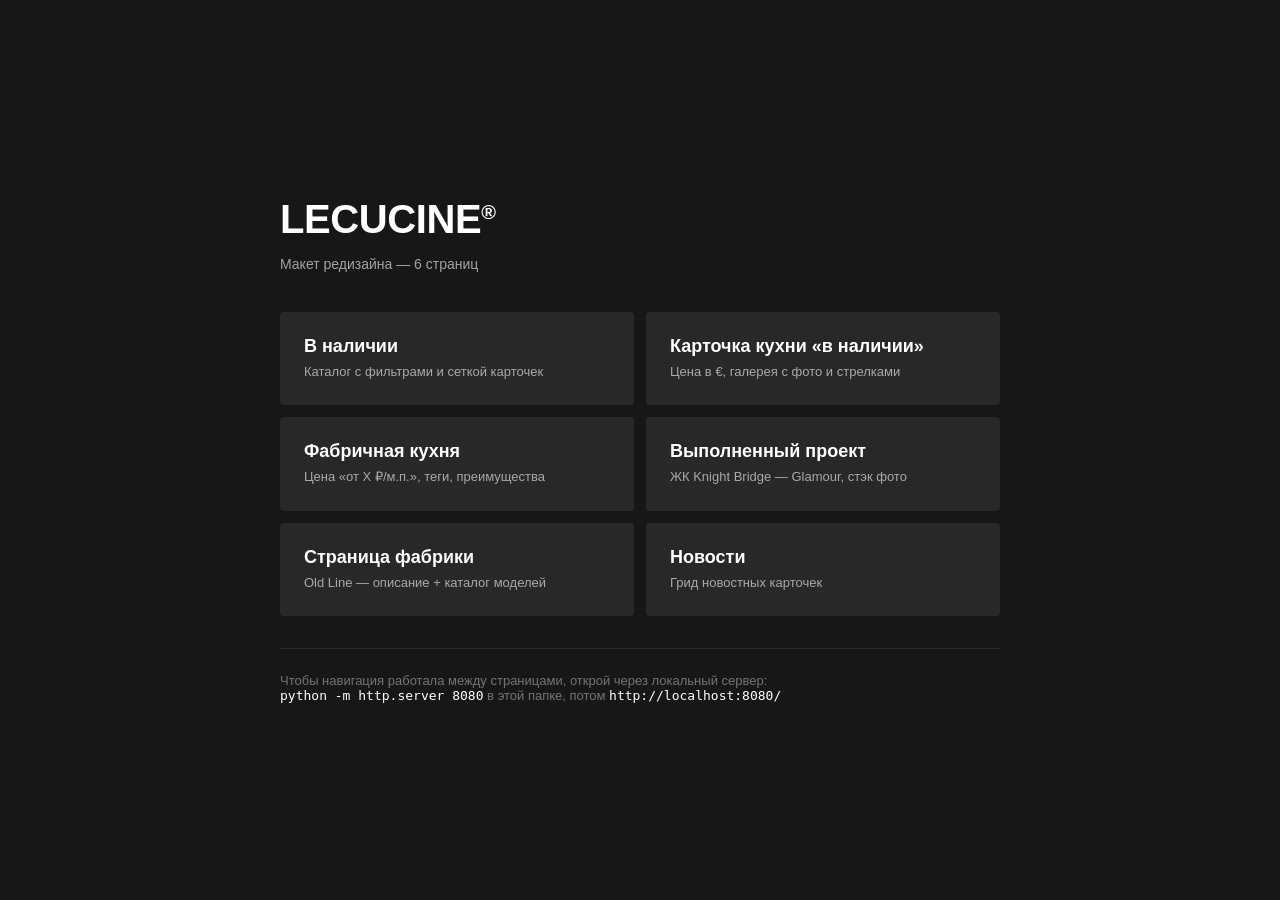
<file: index.html>
<!DOCTYPE html>
<html lang="ru">
<head>
  <meta charset="UTF-8" />
  <meta name="viewport" content="width=device-width, initial-scale=1.0" />
  <title>LeCucine — макет редизайна</title>
  <link rel="preconnect" href="https://api.fontshare.com" />
  <link href="https://api.fontshare.com/v2/css?f[]=switzer@400,500,600,700,800,900&display=swap" rel="stylesheet" />
  <style>
    * { box-sizing: border-box; }
    body {
      margin: 0;
      background: #171717;
      color: #fff;
      font-family: 'Switzer', 'Inter', -apple-system, BlinkMacSystemFont, sans-serif;
      min-height: 100vh;
      display: flex;
      align-items: center;
      justify-content: center;
      padding: 40px 20px;
    }
    .wrap {
      width: 100%;
      max-width: 720px;
    }
    h1 {
      font-size: 40px;
      font-weight: 800;
      letter-spacing: -0.01em;
      text-transform: uppercase;
      margin: 0 0 8px;
    }
    h1 sup { font-size: 0.5em; vertical-align: super; }
    .sub {
      color: rgba(255, 255, 255, 0.6);
      font-size: 14px;
      margin-bottom: 40px;
    }
    .grid {
      display: grid;
      grid-template-columns: repeat(2, 1fr);
      gap: 12px;
    }
    .card {
      display: block;
      padding: 24px;
      background: #282828;
      border-radius: 4px;
      color: #fff;
      text-decoration: none;
      transition: background 0.15s ease;
    }
    .card:hover { background: #353535; }
    .card__title {
      font-size: 18px;
      font-weight: 600;
      margin-bottom: 6px;
    }
    .card__desc {
      font-size: 13px;
      color: rgba(255, 255, 255, 0.6);
      line-height: 1.4;
    }
    .footer {
      margin-top: 32px;
      padding-top: 24px;
      border-top: 1px solid #282828;
      font-size: 13px;
      color: rgba(255, 255, 255, 0.4);
    }
    @media (max-width: 539px) {
      .grid { grid-template-columns: 1fr; }
      h1 { font-size: 28px; }
    }
  </style>
</head>
<body>
  <div class="wrap">
    <h1>LeCucine<sup>®</sup></h1>
    <p class="sub">Макет редизайна — 6 страниц</p>

    <div class="grid">
      <a class="card" href="./pages/in-stock/index.html">
        <div class="card__title">В наличии</div>
        <div class="card__desc">Каталог с фильтрами и сеткой карточек</div>
      </a>

      <a class="card" href="./pages/product-available/index.html">
        <div class="card__title">Карточка кухни «в наличии»</div>
        <div class="card__desc">Цена в €, галерея с фото и стрелками</div>
      </a>

      <a class="card" href="./pages/product/index.html">
        <div class="card__title">Фабричная кухня</div>
        <div class="card__desc">Цена «от X ₽/м.п.», теги, преимущества</div>
      </a>

      <a class="card" href="./pages/project/index.html">
        <div class="card__title">Выполненный проект</div>
        <div class="card__desc">ЖК Knight Bridge — Glamour, стэк фото</div>
      </a>

      <a class="card" href="./pages/factory/index.html">
        <div class="card__title">Страница фабрики</div>
        <div class="card__desc">Old Line — описание + каталог моделей</div>
      </a>

      <a class="card" href="./pages/news/index.html">
        <div class="card__title">Новости</div>
        <div class="card__desc">Грид новостных карточек</div>
      </a>
    </div>

    <div class="footer">
      Чтобы навигация работала между страницами, открой через локальный сервер:<br />
      <code style="color:#fff;">python -m http.server 8080</code> в этой папке, потом <code style="color:#fff;">http://localhost:8080/</code>
    </div>
  </div>
</body>
</html>
</file>
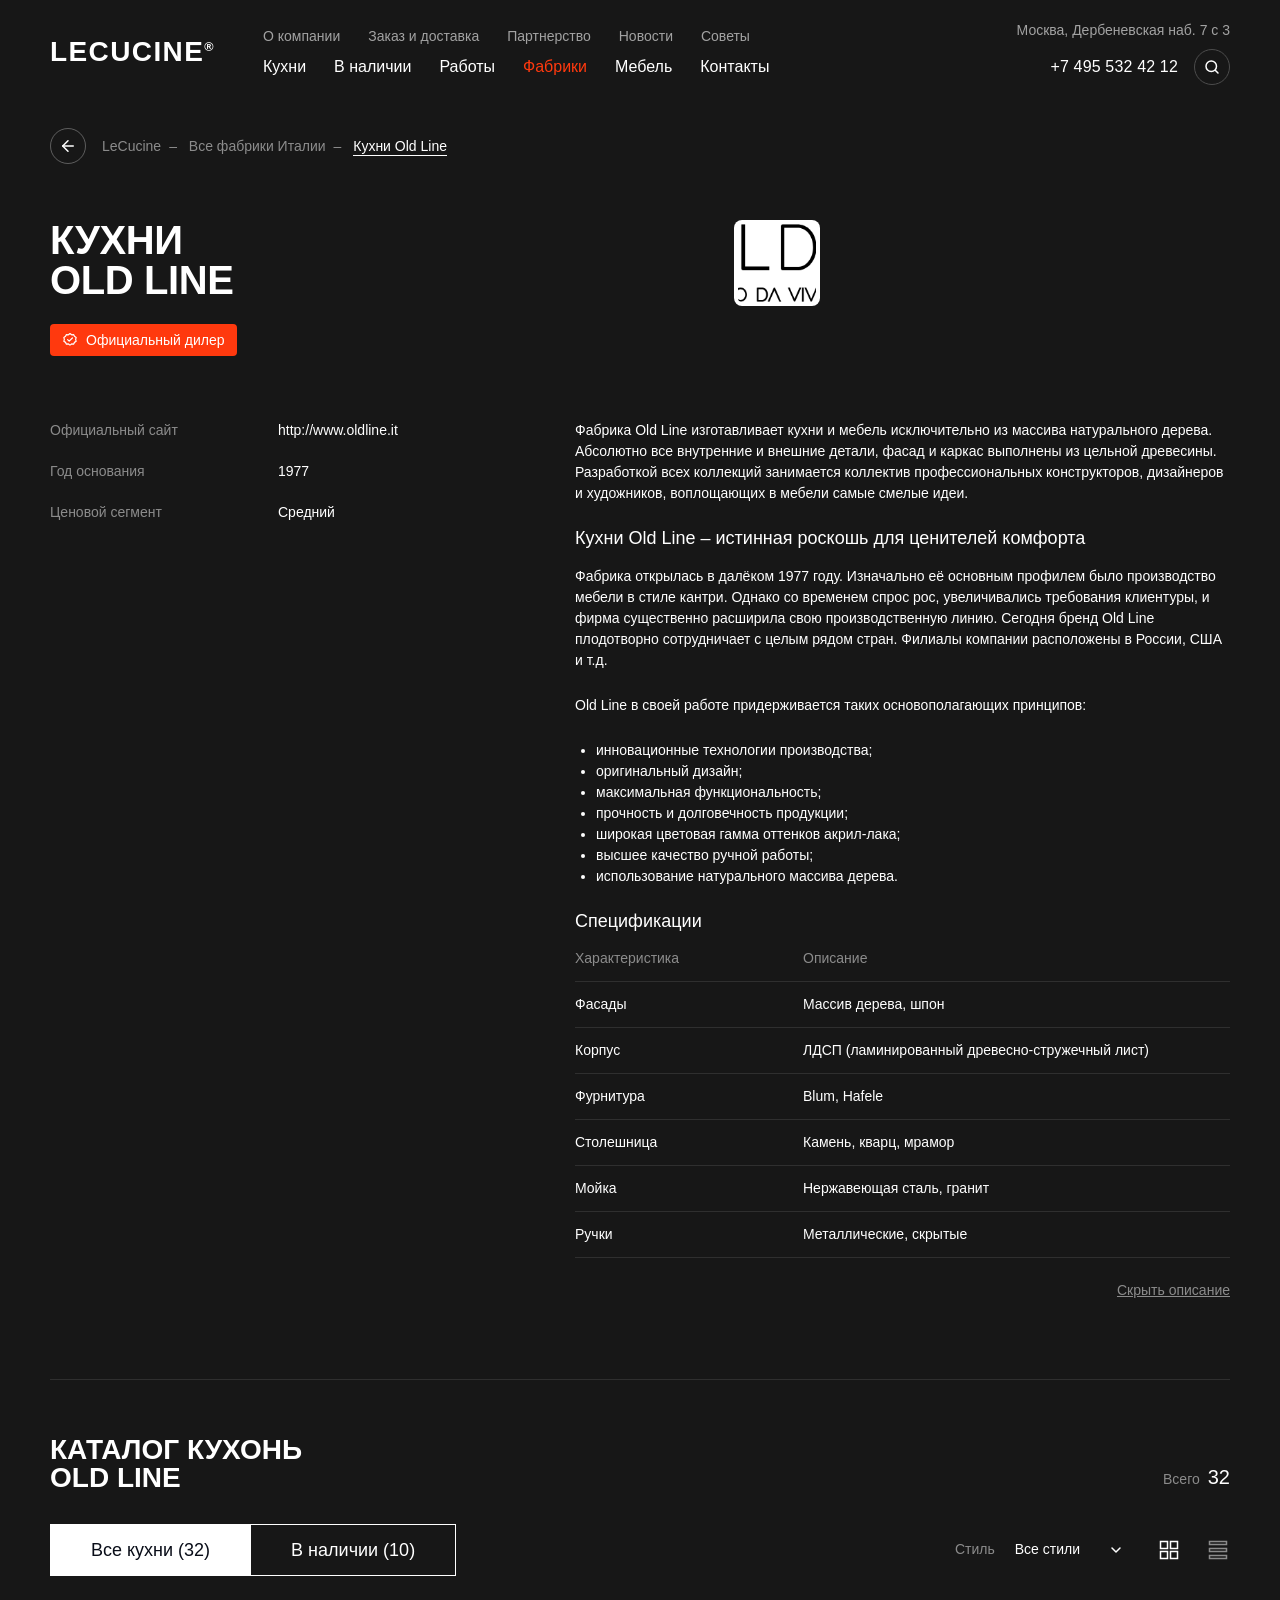
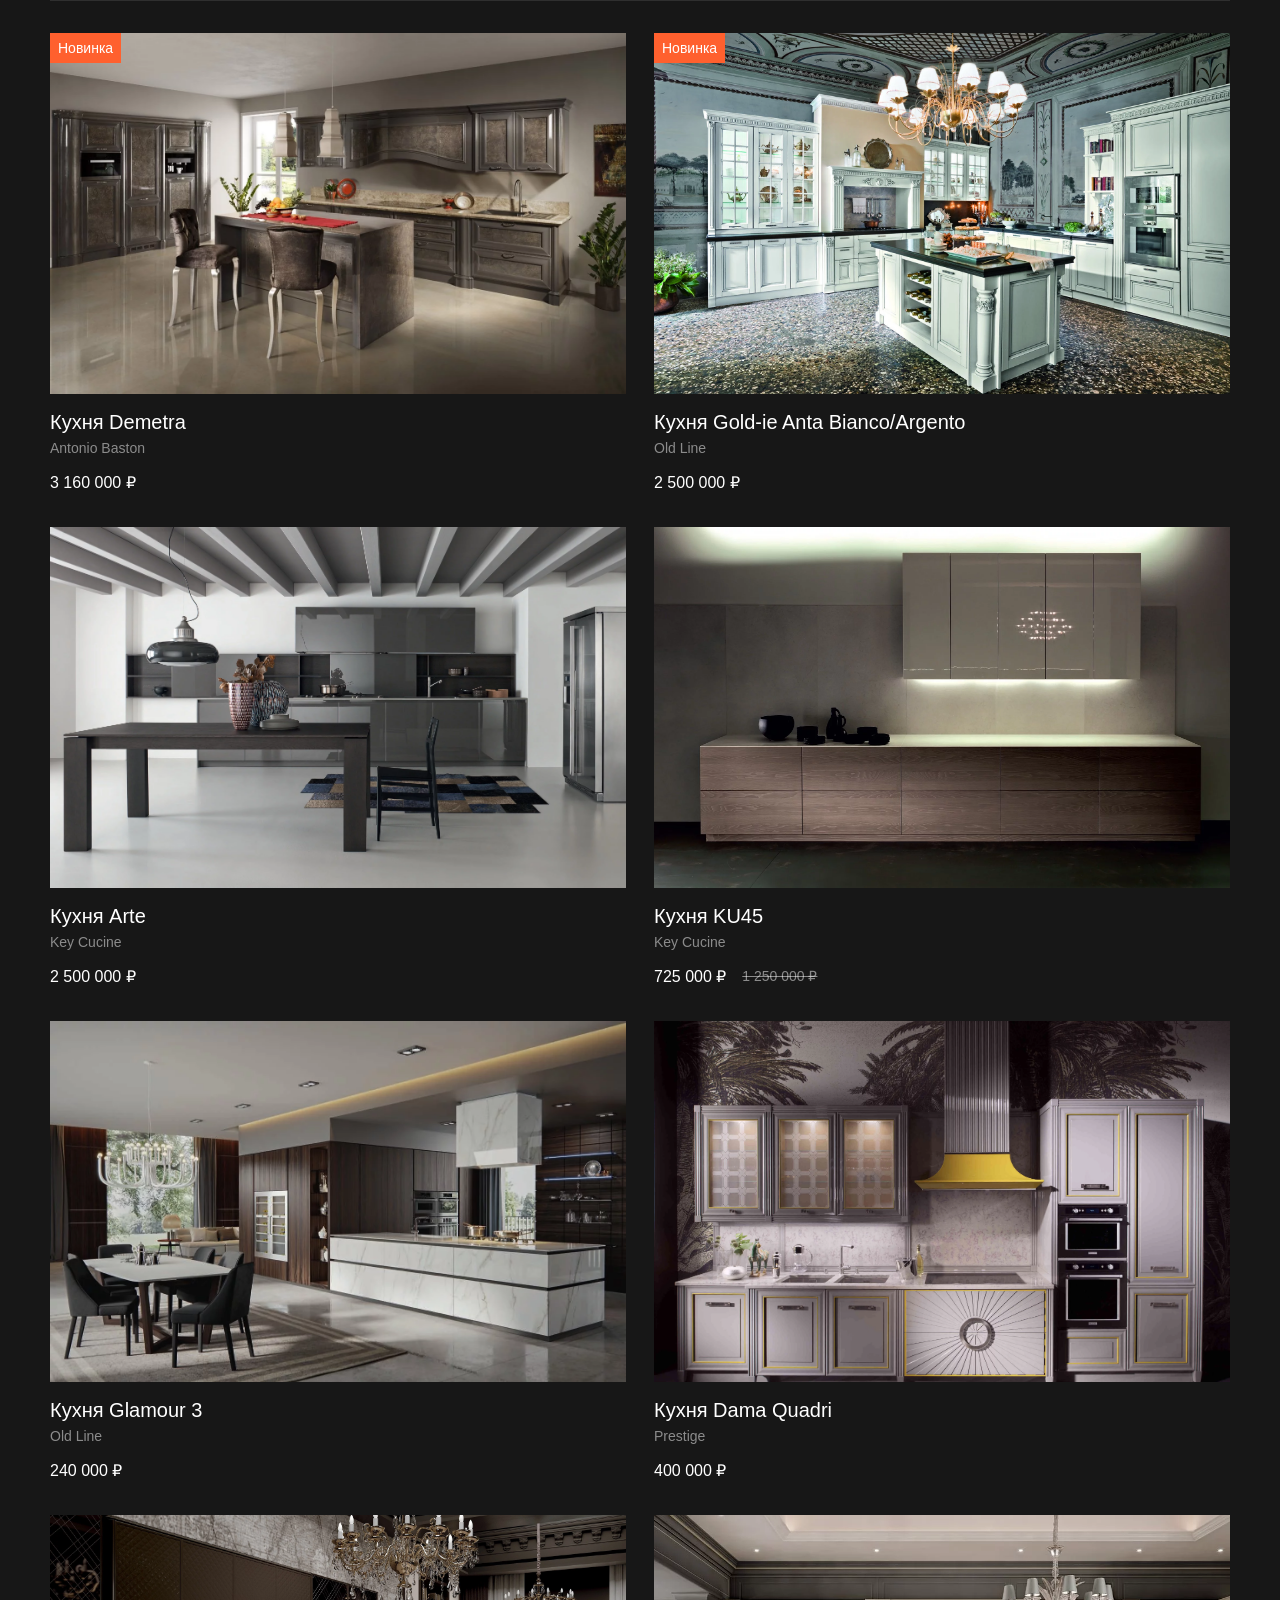
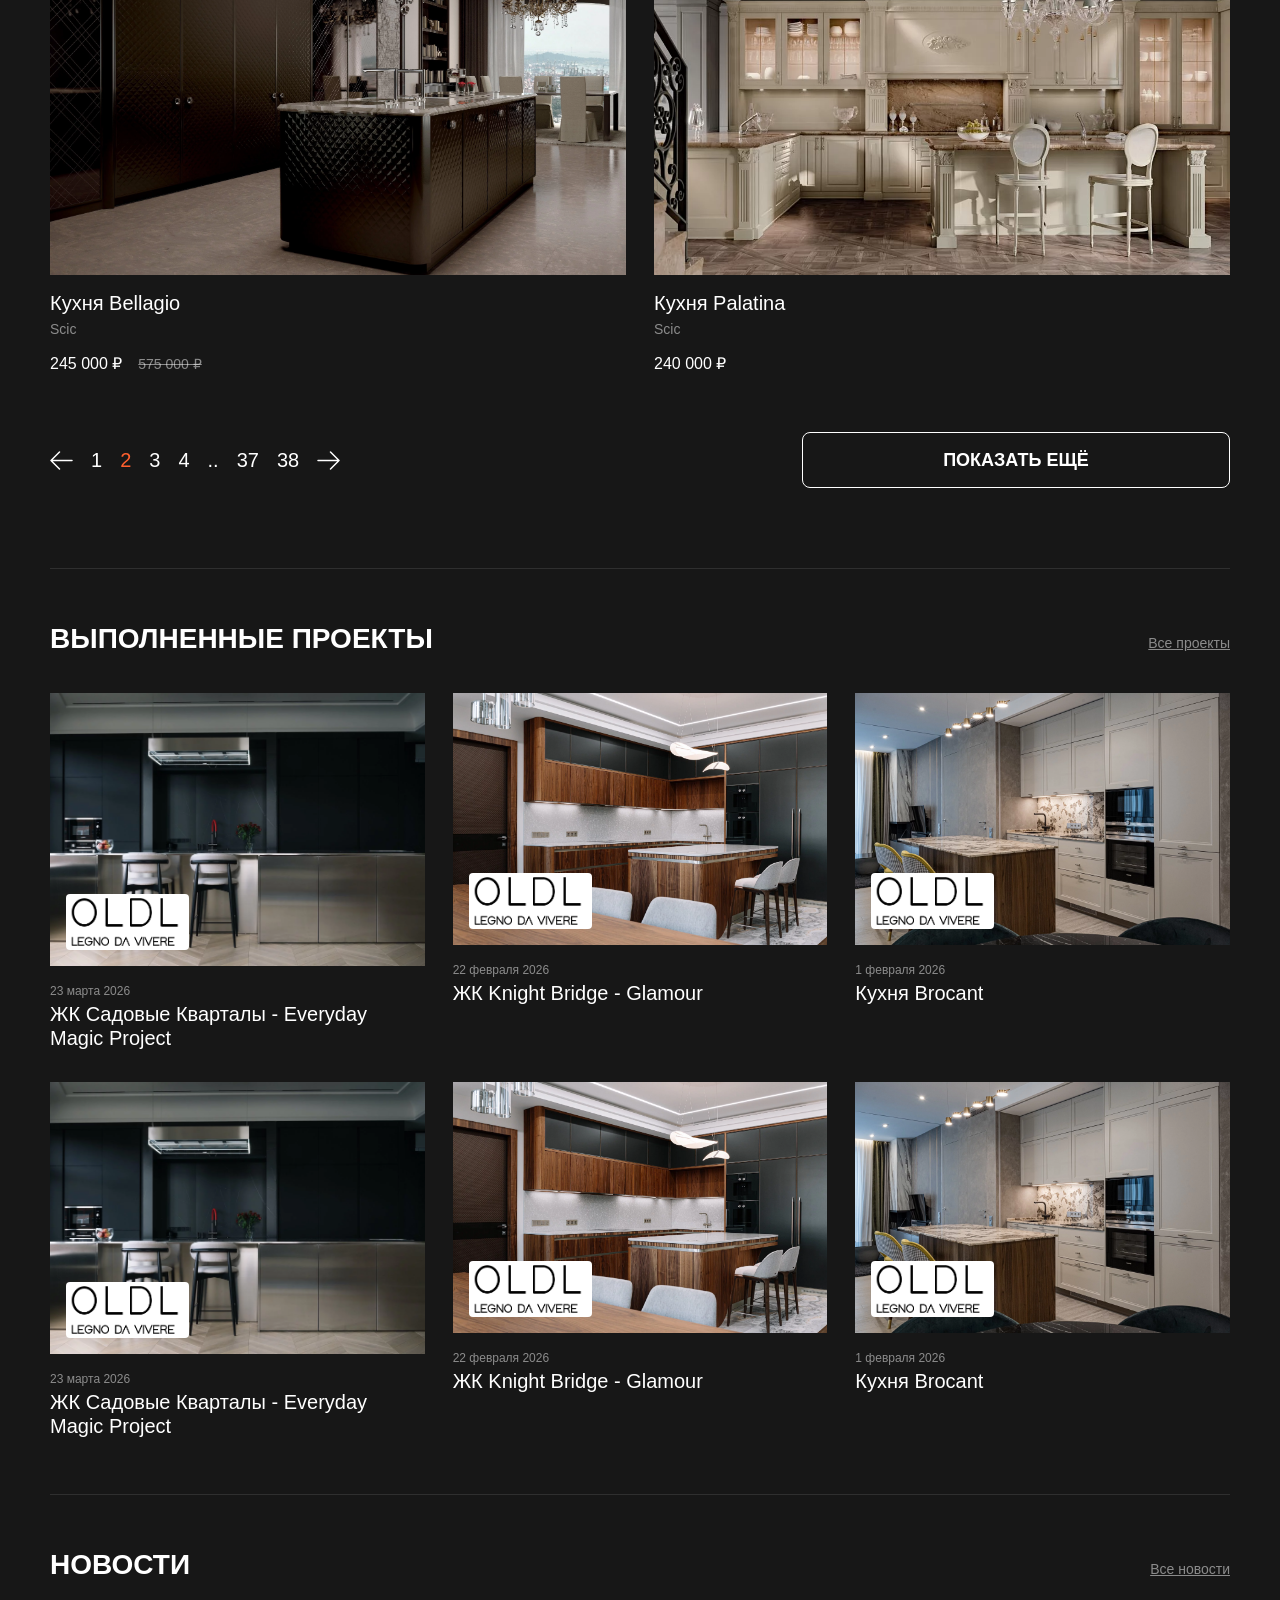
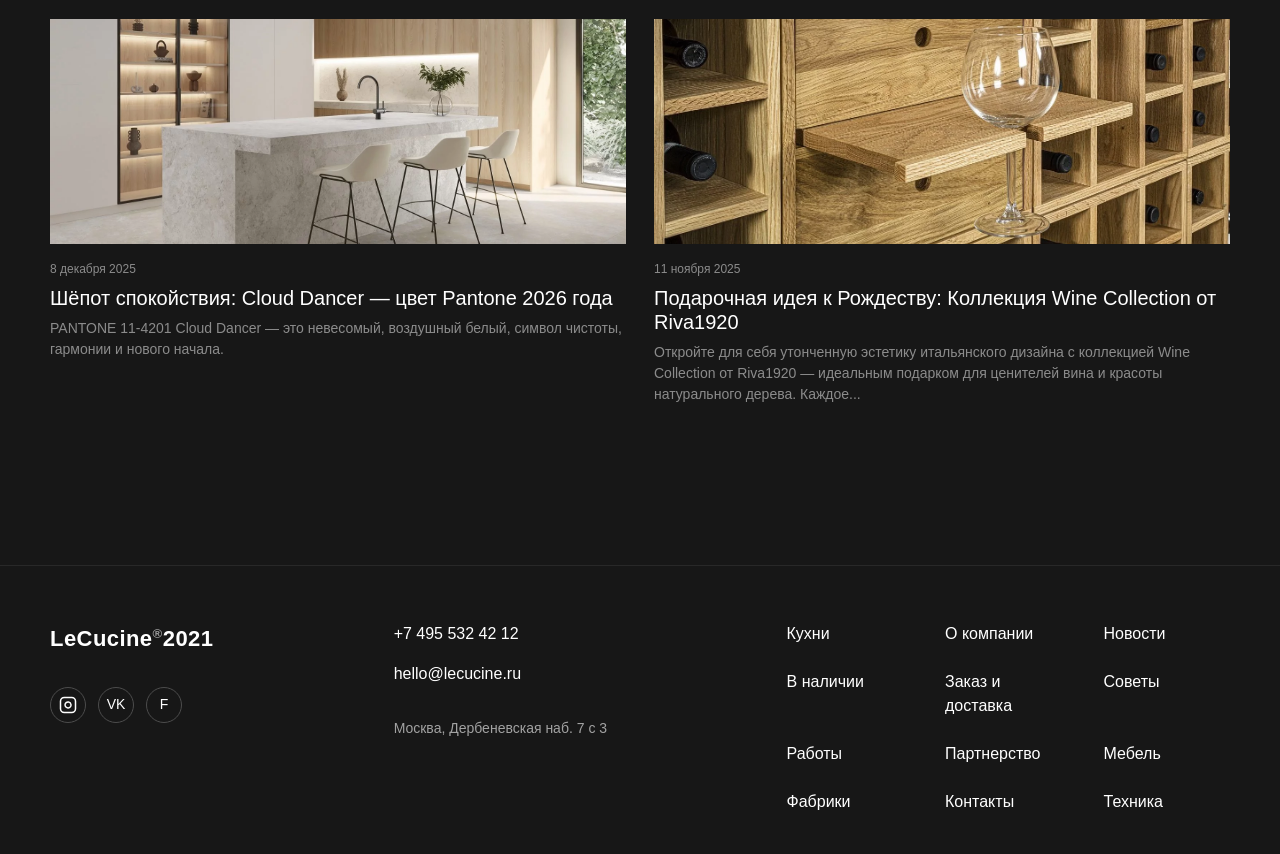
<file: pages/factory/index.html>
<!DOCTYPE html>
<html lang="ru">
<head>
  <meta charset="UTF-8" />
  <meta name="viewport" content="width=device-width, initial-scale=1.0" />
  <title>Кухни Old Line — LeCucine</title>

  <link rel="preconnect" href="https://api.fontshare.com" />
  <link href="https://api.fontshare.com/v2/css?f[]=switzer@400,500,600,700,800,900&display=swap" rel="stylesheet" />

  <link rel="stylesheet" href="../../shared/styles/base.css" />
  <link rel="stylesheet" href="../../shared/styles/header.css" />
  <link rel="stylesheet" href="../../shared/styles/footer.css" />
  <link rel="stylesheet" href="../../shared/styles/mobile-menu.css" />
  <link rel="stylesheet" href="./styles.css" />
</head>
<body>

  <!-- ===== Header ===== -->
  <header class="site-header">
    <div class="container">
      <div class="site-header__inner">
        <div class="site-header__brand">
          <a href="/" class="site-header__logo">LECUCINE<sup>®</sup></a>
          <nav class="site-header__nav" aria-label="Главная навигация">
            <div class="site-header__top">
              <a href="/about">О компании</a>
              <a href="/delivery">Заказ и доставка</a>
              <a href="/partners">Партнерство</a>
              <a href="/novosti">Новости</a>
              <a href="/sovety">Советы</a>
            </div>
            <div class="site-header__main">
              <a href="/kuhni">Кухни</a>
              <a href="/v-nalichii">В наличии</a>
              <a href="/raboty">Работы</a>
              <a href="/fabriki" class="active">Фабрики</a>
              <a href="/mebel">Мебель</a>
              <a href="/kontakty">Контакты</a>
            </div>
          </nav>
        </div>
        <div class="site-header__aside">
          <div class="site-header__address">Москва, Дербеневская наб. 7 с 3</div>
          <div class="site-header__phone-row">
            <a href="tel:+74955324212" class="site-header__phone">+7 495 532 42 12</a>
            <button class="site-header__search" aria-label="Поиск">
              <svg width="18" height="18" viewBox="0 0 24 24" fill="none" stroke="currentColor" stroke-width="2" stroke-linecap="round" stroke-linejoin="round"><circle cx="11" cy="11" r="7" /><line x1="20" y1="20" x2="16.65" y2="16.65" /></svg>
            </button>
          </div>
        </div>
        <button class="site-header__burger" aria-label="Открыть меню"><span></span><span></span><span></span></button>
      </div>
    </div>
  </header>

  <main>
    <div class="container">

      <!-- ===== Top: back + breadcrumbs ===== -->
      <div class="factory-top">
        <a href="/fabriki" class="factory-top__back" aria-label="Назад">
          <svg width="18" height="18" viewBox="0 0 24 24" fill="none" stroke="currentColor" stroke-width="2" stroke-linecap="round" stroke-linejoin="round"><line x1="19" y1="12" x2="5" y2="12" /><polyline points="12 19 5 12 12 5" /></svg>
        </a>
        <nav class="factory-top__crumbs" aria-label="Хлебные крошки">
          <a href="/">LeCucine</a><span class="sep">–</span>
          <a href="/fabriki">Все фабрики Италии</a><span class="sep">–</span>
          <span class="current">Кухни Old Line</span>
        </nav>
      </div>

      <!-- ===== Hero ===== -->
      <section class="factory-hero">

        <!-- Title row: 770w (text 542 + logo 86) -->
        <div class="factory-hero__head">
          <div class="factory-hero__head-text">
            <h1 class="factory-hero__name">Кухни<br />Old Line</h1>
            <span class="factory-hero__dealer">
              <svg class="factory-hero__dealer-icon" width="16" height="16" viewBox="0 0 16 16" fill="none" xmlns="http://www.w3.org/2000/svg" aria-hidden="true">
                <path d="M8 1.6 9.59 2.81 11.58 2.55 12.46 4.34 14.16 5.41 13.65 7.36 14.16 9.31 12.46 10.38 11.58 12.17 9.59 11.91 8 13.12 6.41 11.91 4.42 12.17 3.54 10.38 1.84 9.31 2.35 7.36 1.84 5.41 3.54 4.34 4.42 2.55 6.41 2.81 8 1.6Z" stroke="currentColor" stroke-width="1.2" stroke-linejoin="round" />
                <path d="M5.6 7.6 7.2 9.2 10.4 6" stroke="currentColor" stroke-width="1.2" stroke-linecap="round" stroke-linejoin="round" />
              </svg>
              Официальный дилер
            </span>
          </div>
          <a href="https://www.oldline.it" class="factory-hero__brand-logo" aria-label="Old Line">
            <img src="../../assets/figma-factory/brand-logo.png" alt="Old Line" />
          </a>
        </div>

        <!-- Body: 332 + 655 -->
        <div class="factory-hero__body">

          <!-- Left: extra info 332w -->
          <dl class="factory-meta">
            <div class="factory-meta__row">
              <dt class="factory-meta__label">Официальный сайт</dt>
              <dd class="factory-meta__value"><a href="https://www.oldline.it" rel="nofollow noopener" target="_blank">http://www.oldline.it</a></dd>
            </div>
            <div class="factory-meta__row">
              <dt class="factory-meta__label">Год основания</dt>
              <dd class="factory-meta__value">1977</dd>
            </div>
            <div class="factory-meta__row">
              <dt class="factory-meta__label">Ценовой сегмент</dt>
              <dd class="factory-meta__value">Средний</dd>
            </div>
          </dl>

          <!-- Right: description 655w -->
          <div class="factory-desc">
            <p>Фабрика Old Line изготавливает кухни и мебель исключительно из массива натурального дерева. Абсолютно все внутренние и внешние детали, фасад и каркас выполнены из цельной древесины. Разработкой всех коллекций занимается коллектив профессиональных конструкторов, дизайнеров и художников, воплощающих в мебели самые смелые идеи.</p>

            <h2 class="factory-desc__heading">Кухни Old Line – истинная роскошь для ценителей комфорта</h2>

            <p>Фабрика открылась в далёком 1977 году. Изначально её основным профилем было производство мебели в стиле кантри. Однако со временем спрос рос, увеличивались требования клиентуры, и фирма существенно расширила свою производственную линию. Сегодня бренд Old Line плодотворно сотрудничает с целым рядом стран. Филиалы компании расположены в России, США и т.д.</p>

            <p>Old Line в своей работе придерживается таких основополагающих принципов:</p>

            <ul class="factory-desc__list">
              <li>инновационные технологии производства;</li>
              <li>оригинальный дизайн;</li>
              <li>максимальная функциональность;</li>
              <li>прочность и долговечность продукции;</li>
              <li>широкая цветовая гамма оттенков акрил-лака;</li>
              <li>высшее качество ручной работы;</li>
              <li>использование натурального массива дерева.</li>
            </ul>

            <h2 class="factory-desc__heading">Спецификации</h2>

            <div class="factory-specs">
              <div class="factory-specs__row factory-specs__row--head">
                <span class="factory-specs__label">Характеристика</span>
                <span class="factory-specs__value">Описание</span>
              </div>
              <div class="factory-specs__row">
                <span class="factory-specs__label">Фасады</span>
                <span class="factory-specs__value">Массив дерева, шпон</span>
              </div>
              <div class="factory-specs__row">
                <span class="factory-specs__label">Корпус</span>
                <span class="factory-specs__value">ЛДСП (ламинированный древесно-стружечный лист)</span>
              </div>
              <div class="factory-specs__row">
                <span class="factory-specs__label">Фурнитура</span>
                <span class="factory-specs__value">Blum, Hafele</span>
              </div>
              <div class="factory-specs__row">
                <span class="factory-specs__label">Столешница</span>
                <span class="factory-specs__value">Камень, кварц, мрамор</span>
              </div>
              <div class="factory-specs__row">
                <span class="factory-specs__label">Мойка</span>
                <span class="factory-specs__value">Нержавеющая сталь, гранит</span>
              </div>
              <div class="factory-specs__row">
                <span class="factory-specs__label">Ручки</span>
                <span class="factory-specs__value">Металлические, скрытые</span>
              </div>
            </div>

            <a href="#" class="factory-desc__toggle">Скрыть описание</a>
          </div>
        </div>
      </section>

      <!-- ===== Catalog title ===== -->
      <div class="catalog-title-row">
        <h2 class="catalog-title">Каталог кухонь<br />Old Line</h2>
        <div class="catalog-count">
          <span class="catalog-count__label">Всего</span>
          <span class="catalog-count__value">32</span>
        </div>
      </div>

      <!-- ===== Tabs row ===== -->
      <div class="catalog-tabs-row">
        <div class="catalog-tabs">
          <a href="#" class="catalog-tab catalog-tab--active">Все кухни (32)</a>
          <a href="#" class="catalog-tab">В наличии (10)</a>
        </div>
        <div class="catalog-tools">
          <label class="catalog-dropdown">
            <span class="catalog-dropdown__label">Стиль</span>
            <span class="catalog-dropdown__value">Все стили</span>
            <svg class="catalog-dropdown__chevron" width="16" height="16" viewBox="0 0 16 16" fill="none" aria-hidden="true">
              <path d="M4 6L8 10L12 6" stroke="currentColor" stroke-width="1.5" stroke-linecap="round" stroke-linejoin="round" />
            </svg>
          </label>
          <button class="catalog-grid-btn catalog-grid-btn--active" aria-label="Сетка">
            <svg width="20" height="20" viewBox="0 0 20 20" fill="none" aria-hidden="true">
              <rect x="1.5" y="1.5" width="7" height="7" stroke="currentColor" stroke-width="1.5" />
              <rect x="11.5" y="1.5" width="7" height="7" stroke="currentColor" stroke-width="1.5" />
              <rect x="1.5" y="11.5" width="7" height="7" stroke="currentColor" stroke-width="1.5" />
              <rect x="11.5" y="11.5" width="7" height="7" stroke="currentColor" stroke-width="1.5" />
            </svg>
          </button>
          <button class="catalog-grid-btn" aria-label="Список">
            <svg width="20" height="20" viewBox="0 0 20 20" fill="none" aria-hidden="true">
              <rect x="1.5" y="1.5" width="17" height="3" stroke="currentColor" stroke-width="1.5" />
              <rect x="1.5" y="8.5" width="17" height="3" stroke="currentColor" stroke-width="1.5" />
              <rect x="1.5" y="15.5" width="17" height="3" stroke="currentColor" stroke-width="1.5" />
            </svg>
          </button>
        </div>
      </div>

      <!-- ===== Products grid 2×4 (Figma 4:2655) ===== -->
      <section class="catalog-products">
        <article class="catalog-product">
          <a href="/kuhni/demetra" class="catalog-product__media">
            <img class="catalog-product__img" src="../../assets/figma-factory/product-01.jpg" alt="" />
            <span class="catalog-product__label">Новинка</span>
          </a>
          <div class="catalog-product__body">
            <a href="/kuhni/demetra" class="catalog-product__name">Кухня Demetra</a>
            <div class="catalog-product__brand">Antonio Baston</div>
            <div class="catalog-product__prices">
              <span class="catalog-product__price">3&nbsp;160&nbsp;000&nbsp;₽</span>
            </div>
          </div>
        </article>

        <article class="catalog-product">
          <a href="/kuhni/gold-ie" class="catalog-product__media">
            <img class="catalog-product__img" src="../../assets/figma-factory/product-02.jpg" alt="" />
            <span class="catalog-product__label">Новинка</span>
          </a>
          <div class="catalog-product__body">
            <a href="/kuhni/gold-ie" class="catalog-product__name">Кухня Gold-ie Anta Bianco/Argento</a>
            <div class="catalog-product__brand">Old Line</div>
            <div class="catalog-product__prices">
              <span class="catalog-product__price">2&nbsp;500&nbsp;000&nbsp;₽</span>
            </div>
          </div>
        </article>

        <article class="catalog-product">
          <a href="/kuhni/arte" class="catalog-product__media">
            <img class="catalog-product__img" src="../../assets/figma-factory/product-03.jpg" alt="" />
          </a>
          <div class="catalog-product__body">
            <a href="/kuhni/arte" class="catalog-product__name">Кухня Arte</a>
            <div class="catalog-product__brand">Key Cucine</div>
            <div class="catalog-product__prices">
              <span class="catalog-product__price">2&nbsp;500&nbsp;000&nbsp;₽</span>
            </div>
          </div>
        </article>

        <article class="catalog-product">
          <a href="/kuhni/ku45" class="catalog-product__media">
            <img class="catalog-product__img" src="../../assets/figma-factory/product-04.jpg" alt="" />
          </a>
          <div class="catalog-product__body">
            <a href="/kuhni/ku45" class="catalog-product__name">Кухня KU45</a>
            <div class="catalog-product__brand">Key Cucine</div>
            <div class="catalog-product__prices">
              <span class="catalog-product__price">725&nbsp;000&nbsp;₽</span>
              <span class="catalog-product__price-old">1&nbsp;250&nbsp;000&nbsp;₽</span>
            </div>
          </div>
        </article>

        <article class="catalog-product">
          <a href="/kuhni/glamour-3" class="catalog-product__media">
            <img class="catalog-product__img" src="../../assets/figma-factory/product-05.jpg" alt="" />
          </a>
          <div class="catalog-product__body">
            <a href="/kuhni/glamour-3" class="catalog-product__name">Кухня Glamour 3</a>
            <div class="catalog-product__brand">Old Line</div>
            <div class="catalog-product__prices">
              <span class="catalog-product__price">240&nbsp;000&nbsp;₽</span>
            </div>
          </div>
        </article>

        <article class="catalog-product">
          <a href="/kuhni/dama-quadri" class="catalog-product__media">
            <img class="catalog-product__img" src="../../assets/figma-factory/product-06.jpg" alt="" />
          </a>
          <div class="catalog-product__body">
            <a href="/kuhni/dama-quadri" class="catalog-product__name">Кухня Dama Quadri</a>
            <div class="catalog-product__brand">Prestige</div>
            <div class="catalog-product__prices">
              <span class="catalog-product__price">400&nbsp;000&nbsp;₽</span>
            </div>
          </div>
        </article>

        <article class="catalog-product">
          <a href="/kuhni/bellagio" class="catalog-product__media">
            <img class="catalog-product__img" src="../../assets/figma-factory/product-07.jpg" alt="" />
          </a>
          <div class="catalog-product__body">
            <a href="/kuhni/bellagio" class="catalog-product__name">Кухня Bellagio</a>
            <div class="catalog-product__brand">Scic</div>
            <div class="catalog-product__prices">
              <span class="catalog-product__price">245&nbsp;000&nbsp;₽</span>
              <span class="catalog-product__price-old">575&nbsp;000&nbsp;₽</span>
            </div>
          </div>
        </article>

        <article class="catalog-product">
          <a href="/kuhni/palatina" class="catalog-product__media">
            <img class="catalog-product__img" src="../../assets/figma-factory/product-08.jpg" alt="" />
          </a>
          <div class="catalog-product__body">
            <a href="/kuhni/palatina" class="catalog-product__name">Кухня Palatina</a>
            <div class="catalog-product__brand">Scic</div>
            <div class="catalog-product__prices">
              <span class="catalog-product__price">240&nbsp;000&nbsp;₽</span>
            </div>
          </div>
        </article>
      </section>

      <!-- ===== Pagination + Show more ===== -->
      <div class="catalog-paginate">
        <nav class="pagination" aria-label="Пагинация">
          <button class="pagination__btn pagination__btn--prev" aria-label="Назад">
            <svg width="23" height="19" viewBox="0 0 23 19" fill="none" aria-hidden="true">
              <path d="M22 9.5H1M1 9.5L9.5 1M1 9.5L9.5 18" stroke="currentColor" stroke-width="1.5" stroke-linecap="round" stroke-linejoin="round" />
            </svg>
          </button>
          <a href="?page=1" class="pagination__page">1</a>
          <a href="?page=2" class="pagination__page is-active">2</a>
          <a href="?page=3" class="pagination__page">3</a>
          <a href="?page=4" class="pagination__page">4</a>
          <span class="pagination__dots">..</span>
          <a href="?page=37" class="pagination__page">37</a>
          <a href="?page=38" class="pagination__page">38</a>
          <button class="pagination__btn pagination__btn--next" aria-label="Вперёд">
            <svg width="23" height="19" viewBox="0 0 23 19" fill="none" aria-hidden="true">
              <path d="M1 9.5H22M22 9.5L13.5 1M22 9.5L13.5 18" stroke="currentColor" stroke-width="1.5" stroke-linecap="round" stroke-linejoin="round" />
            </svg>
          </button>
        </nav>
        <button class="show-more" type="button">Показать ещё</button>
      </div>

      <!-- ===== Other Kitchens (Projects) — Figma 4:2633 ===== -->
      <section class="related related--projects">
        <div class="related__header">
          <h2 class="related__title">Выполненные проекты</h2>
          <a href="/raboty" class="related__link">Все проекты</a>
        </div>
        <div class="related__grid related__grid--3">
          <article class="project-card">
            <a href="/raboty/1" class="project-card__media project-card__media--tall">
              <img class="project-card__img" src="../../assets/figma-factory/project-01.jpg" alt="" />
              <span class="project-card__brand"><img src="../../assets/figma-factory/brand-logo.png" alt="Old Line" /></span>
            </a>
            <div class="project-card__body">
              <div class="project-card__date">23 марта 2026</div>
              <a href="/raboty/1" class="project-card__title">ЖК Садовые Кварталы - Everyday Magic Project</a>
            </div>
          </article>
          <article class="project-card">
            <a href="/raboty/2" class="project-card__media">
              <img class="project-card__img" src="../../assets/figma-factory/project-02.jpg" alt="" />
              <span class="project-card__brand"><img src="../../assets/figma-factory/brand-logo.png" alt="Old Line" /></span>
            </a>
            <div class="project-card__body">
              <div class="project-card__date">22 февраля 2026</div>
              <a href="/raboty/2" class="project-card__title">ЖК Knight Bridge - Glamour</a>
            </div>
          </article>
          <article class="project-card">
            <a href="/raboty/3" class="project-card__media">
              <img class="project-card__img" src="../../assets/figma-factory/project-03.jpg" alt="" />
              <span class="project-card__brand"><img src="../../assets/figma-factory/brand-logo.png" alt="Old Line" /></span>
            </a>
            <div class="project-card__body">
              <div class="project-card__date">1 февраля 2026</div>
              <a href="/raboty/3" class="project-card__title">Кухня Brocant</a>
            </div>
          </article>
          <article class="project-card">
            <a href="/raboty/4" class="project-card__media project-card__media--tall">
              <img class="project-card__img" src="../../assets/figma-factory/project-01.jpg" alt="" />
              <span class="project-card__brand"><img src="../../assets/figma-factory/brand-logo.png" alt="Old Line" /></span>
            </a>
            <div class="project-card__body">
              <div class="project-card__date">23 марта 2026</div>
              <a href="/raboty/4" class="project-card__title">ЖК Садовые Кварталы - Everyday Magic Project</a>
            </div>
          </article>
          <article class="project-card">
            <a href="/raboty/5" class="project-card__media">
              <img class="project-card__img" src="../../assets/figma-factory/project-02.jpg" alt="" />
              <span class="project-card__brand"><img src="../../assets/figma-factory/brand-logo.png" alt="Old Line" /></span>
            </a>
            <div class="project-card__body">
              <div class="project-card__date">22 февраля 2026</div>
              <a href="/raboty/5" class="project-card__title">ЖК Knight Bridge - Glamour</a>
            </div>
          </article>
          <article class="project-card">
            <a href="/raboty/6" class="project-card__media">
              <img class="project-card__img" src="../../assets/figma-factory/project-03.jpg" alt="" />
              <span class="project-card__brand"><img src="../../assets/figma-factory/brand-logo.png" alt="Old Line" /></span>
            </a>
            <div class="project-card__body">
              <div class="project-card__date">1 февраля 2026</div>
              <a href="/raboty/6" class="project-card__title">Кухня Brocant</a>
            </div>
          </article>
        </div>
      </section>

      <!-- ===== News — Figma 4:2644 ===== -->
      <section class="related related--news">
        <div class="related__header">
          <h2 class="related__title">Новости</h2>
          <a href="/novosti" class="related__link">Все новости</a>
        </div>
        <div class="related__grid related__grid--2">
          <article class="news-card">
            <a href="/novosti/1" class="news-card__media">
              <img class="news-card__img" src="../../assets/figma-factory/news-01.jpg" alt="" />
            </a>
            <div class="news-card__body">
              <div class="news-card__date">8 декабря 2025</div>
              <a href="/novosti/1" class="news-card__title">Шёпот спокойствия: Cloud Dancer — цвет Pantone 2026 года</a>
              <p class="news-card__excerpt">PANTONE 11-4201 Cloud Dancer — это невесомый, воздушный белый, символ чистоты, гармонии и нового начала.</p>
            </div>
          </article>
          <article class="news-card">
            <a href="/novosti/2" class="news-card__media">
              <img class="news-card__img" src="../../assets/figma-factory/news-02.jpg" alt="" />
            </a>
            <div class="news-card__body">
              <div class="news-card__date">11 ноября 2025</div>
              <a href="/novosti/2" class="news-card__title">Подарочная идея к Рождеству: Коллекция Wine Collection от Riva1920</a>
              <p class="news-card__excerpt">Откройте для себя утонченную эстетику итальянского дизайна с коллекцией Wine Collection от Riva1920 — идеальным подарком для ценителей вина и красоты натурального дерева. Каждое...</p>
            </div>
          </article>
        </div>
      </section>

    </div>
  </main>

  <!-- ===== Footer ===== -->
  <footer class="site-footer">
    <div class="container">
      <div class="site-footer__grid">
        <div class="site-footer__brand">
          <div class="site-footer__logo">LeCucine<sup>®</sup>2021</div>
          <div class="site-footer__socials">
            <a href="#" class="site-footer__social" aria-label="Instagram">
              <svg width="18" height="18" viewBox="0 0 24 24" fill="none" stroke="currentColor" stroke-width="2"><rect x="2" y="2" width="20" height="20" rx="5" ry="5" /><path d="M16 11.37A4 4 0 1 1 12.63 8 4 4 0 0 1 16 11.37z" /><line x1="17.5" y1="6.5" x2="17.51" y2="6.5" /></svg>
            </a>
            <a href="#" class="site-footer__social" aria-label="ВКонтакте">VK</a>
            <a href="#" class="site-footer__social" aria-label="Facebook">F</a>
          </div>
        </div>
        <div class="site-footer__contacts">
          <a href="tel:+74955324212">+7 495 532 42 12</a>
          <a href="mailto:hello@lecucine.ru">hello@lecucine.ru</a>
          <div class="site-footer__address">Москва, Дербеневская наб. 7 с 3</div>
        </div>
        <nav class="site-footer__nav" aria-label="Подвал — навигация">
          <a href="/kuhni">Кухни</a>
          <a href="/about">О компании</a>
          <a href="/novosti">Новости</a>
          <a href="/v-nalichii">В наличии</a>
          <a href="/delivery">Заказ и доставка</a>
          <a href="/sovety">Советы</a>
          <a href="/raboty">Работы</a>
          <a href="/partners">Партнерство</a>
          <a href="/mebel">Мебель</a>
          <a href="/fabriki">Фабрики</a>
          <a href="/kontakty">Контакты</a>
          <a href="/tehnika">Техника</a>
        </nav>
      </div>
    </div>
  </footer>

  <script src="../../shared/scripts/mobile-menu.js" defer></script>
</body>
</html>
</file>
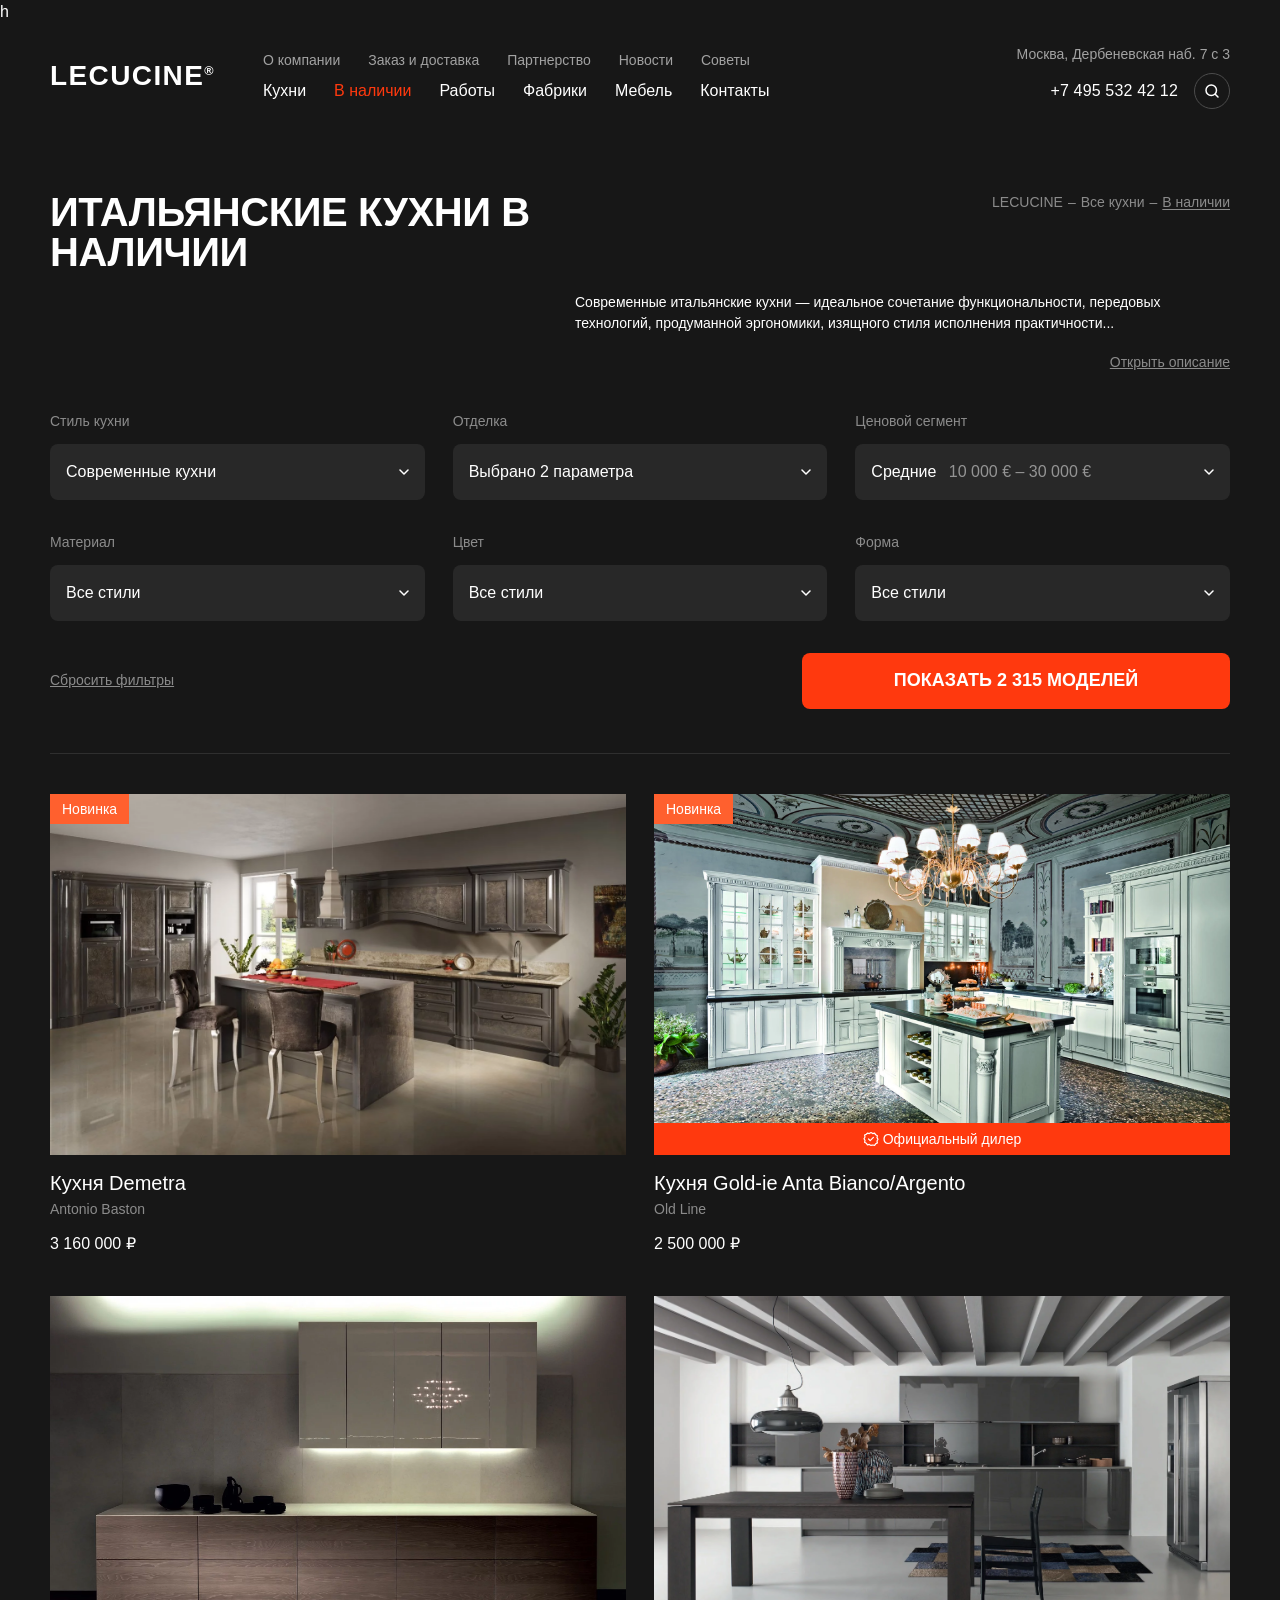
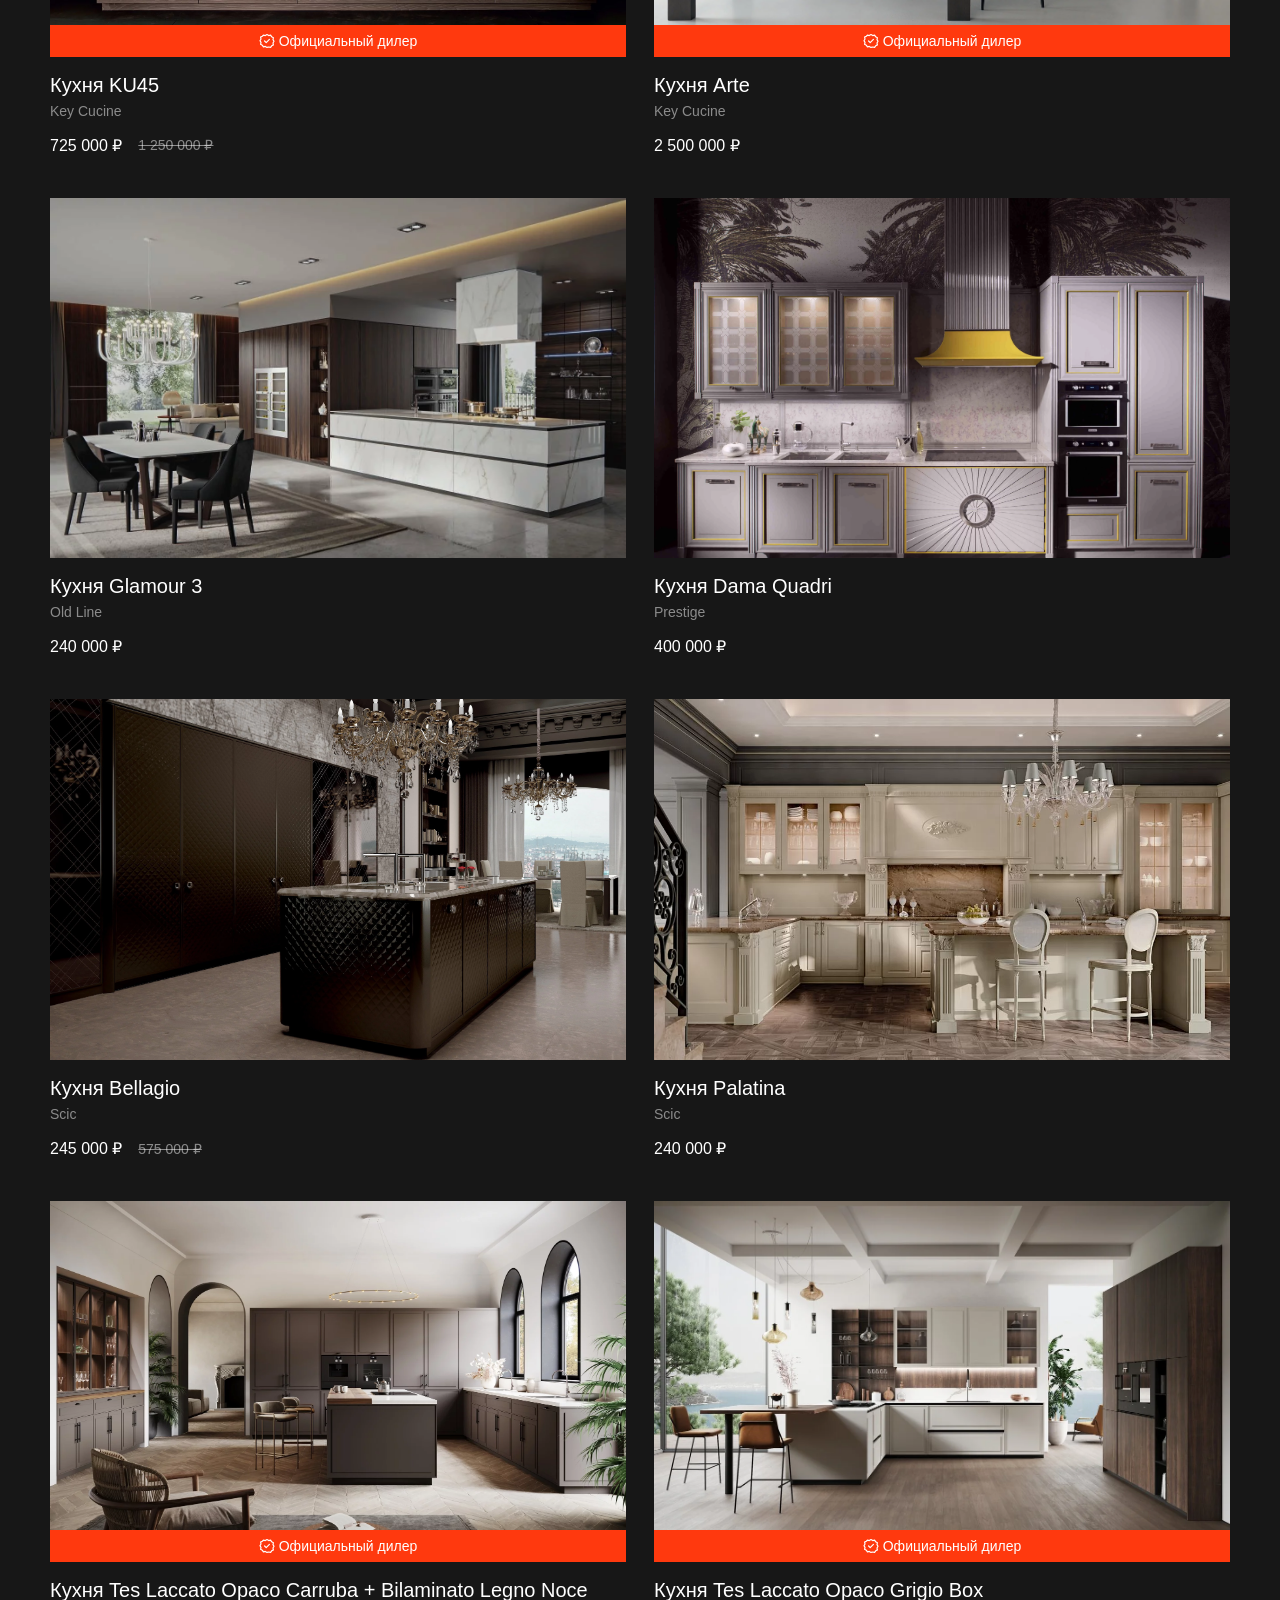
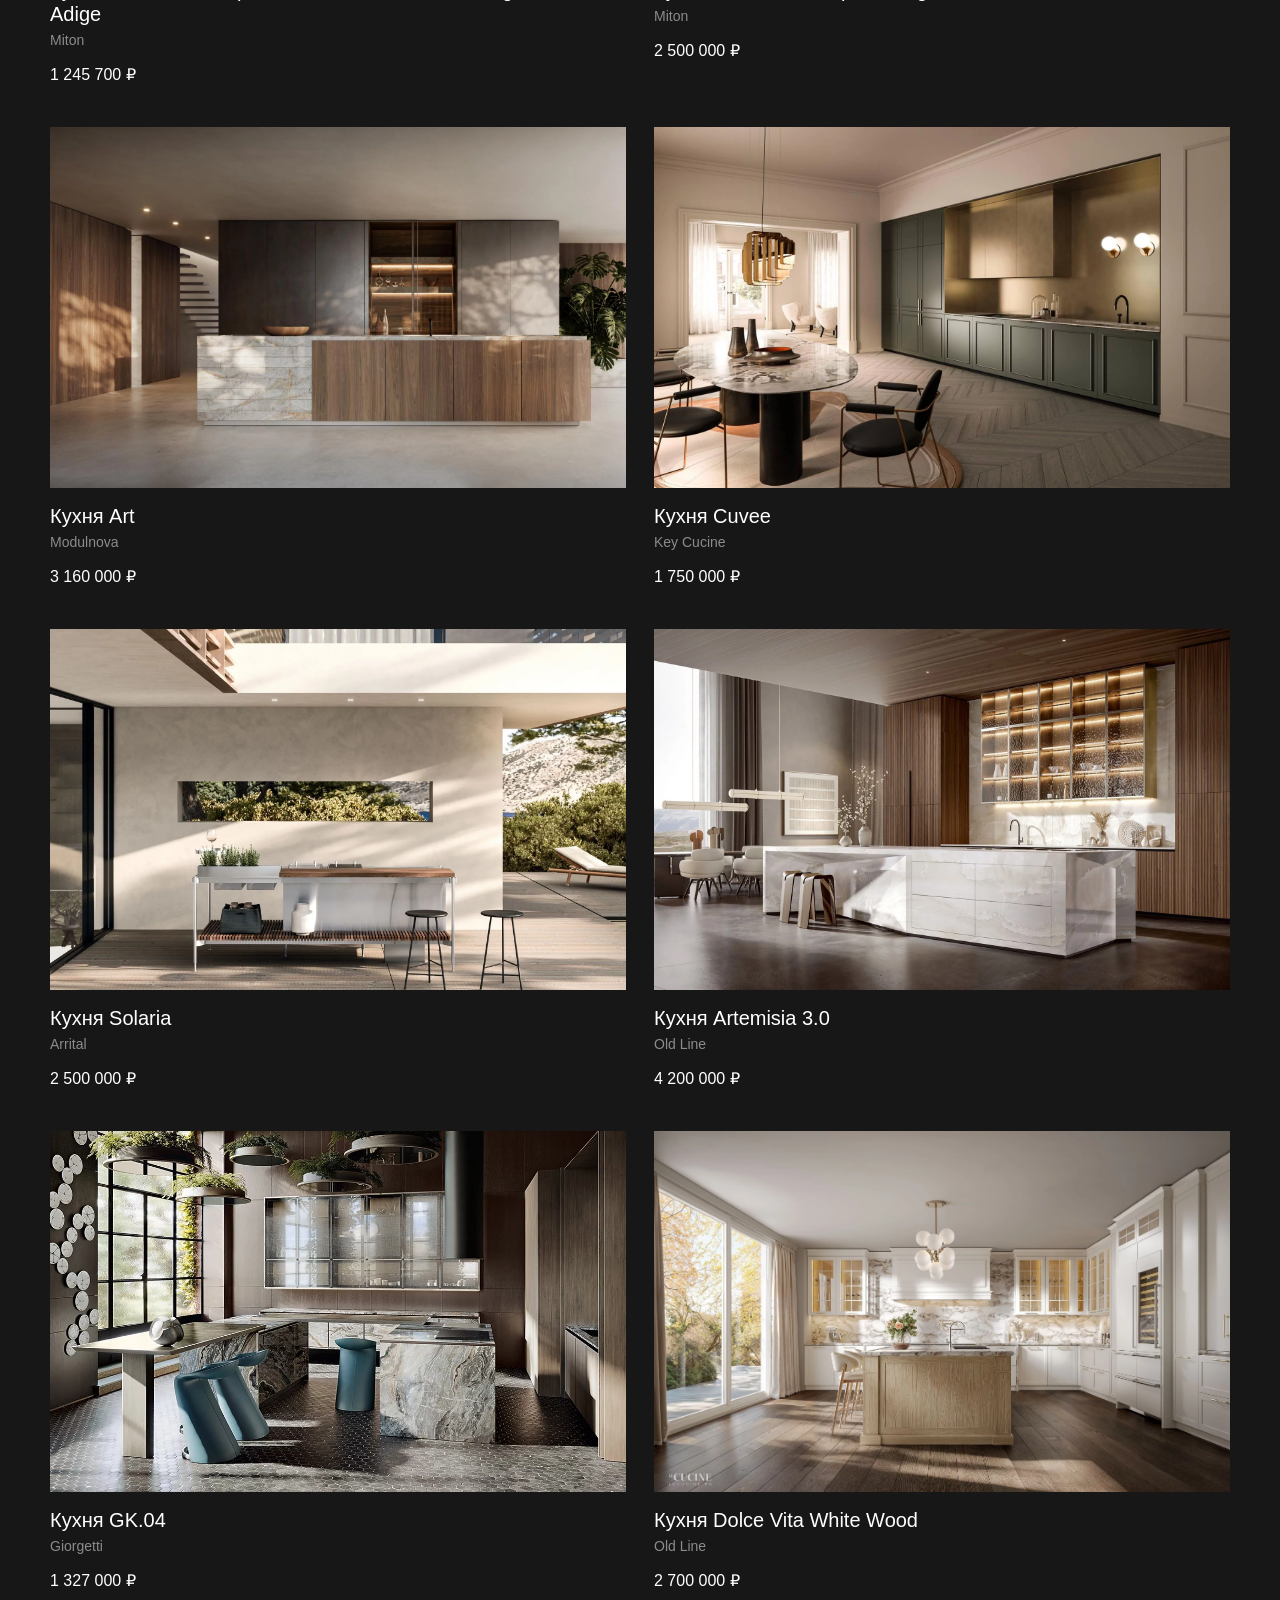
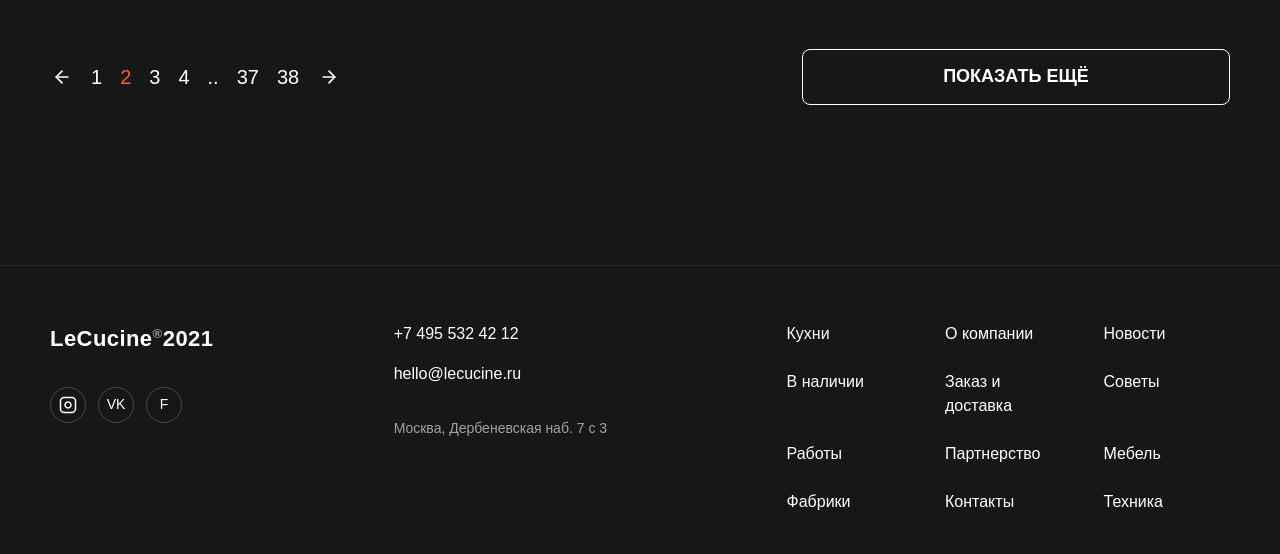
<file: pages/in-stock/index.html>
<!DOCTYPE html>
<html lang="ru">
<head>
  <meta charset="UTF-8" />
  <meta name="viewport" content="width=device-width, initial-scale=1.0" />
  <title>Итальянские кухни в наличии — LeCucine</title>
  <meta name="description" content="Итальянские кухни в наличии — каталог моделей LeCucine." />

  <link rel="preconnect" href="https://api.fontshare.com" />
  <link href="https://api.fontshare.com/v2/css?f[]=switzer@400,500,600,700,800,900&display=swap" rel="stylesheet" />

  <link rel="stylesheet" href="../../shared/styles/base.css" />
  <link rel="stylesheet" href="../../shared/styles/header.css" />
  <link rel="stylesheet" href="../../shared/styles/footer.css" />
  <link rel="stylesheet" href="../../shared/styles/mobile-menu.css" />h
  <link rel="stylesheet" href="./styles.css" />
</head>
<body>

  <!-- ===== Header ===== -->
  <header class="site-header">
    <div class="container">
      <div class="site-header__inner">
        <div class="site-header__brand">
          <a href="/" class="site-header__logo">LECUCINE<sup>®</sup></a>
          <nav class="site-header__nav" aria-label="Главная навигация">
            <div class="site-header__top">
              <a href="/about">О компании</a>
              <a href="/delivery">Заказ и доставка</a>
              <a href="/partners">Партнерство</a>
              <a href="/novosti">Новости</a>
              <a href="/sovety">Советы</a>
            </div>
            <div class="site-header__main">
              <a href="/kuhni">Кухни</a>
              <a href="/v-nalichii" class="active">В наличии</a>
              <a href="/raboty">Работы</a>
              <a href="/fabriki">Фабрики</a>
              <a href="/mebel">Мебель</a>
              <a href="/kontakty">Контакты</a>
            </div>
          </nav>
        </div>
        <div class="site-header__aside">
          <div class="site-header__address">Москва, Дербеневская наб. 7 с 3</div>
          <div class="site-header__phone-row">
            <a href="tel:+74955324212" class="site-header__phone">+7 495 532 42 12</a>
            <button class="site-header__search" aria-label="Поиск">
              <svg width="18" height="18" viewBox="0 0 24 24" fill="none" stroke="currentColor" stroke-width="2" stroke-linecap="round" stroke-linejoin="round"><circle cx="11" cy="11" r="7" /><line x1="20" y1="20" x2="16.65" y2="16.65" /></svg>
            </button>
          </div>
        </div>
        <button class="site-header__burger" aria-label="Открыть меню">
          <span></span><span></span><span></span>
        </button>
      </div>
    </div>
  </header>

  <main>
    <div class="container">

      <!-- ===== Title row ===== -->
      <section class="catalog-head">
        <h1 class="catalog-head__title">Итальянские кухни в наличии</h1>
        <nav class="catalog-head__crumbs" aria-label="Хлебные крошки">
          <span>LeCucine</span>
          <span class="sep">–</span>
          <span>Все кухни</span>
          <span class="sep">–</span>
          <span class="current">В наличии</span>
        </nav>
      </section>

      <!-- ===== Description (right-aligned column under title) ===== -->
      <section class="catalog-desc">
        <p>Современные итальянские кухни — идеальное сочетание функциональности, передовых технологий, продуманной эргономики, изящного стиля исполнения практичности...</p>
        <a href="#description" class="catalog-desc__link">Открыть описание</a>
      </section>

      <!-- ===== Filters: 3-col 428w cells ===== -->
      <section class="filters">
        <div class="filters__grid">
          <label class="filter">
            <span class="filter__label">Стиль кухни</span>
            <div class="filter__control">
              <span class="filter__value">Современные кухни</span>
              <svg class="filter__chevron" width="10" height="8" viewBox="0 0 10 8" fill="none" stroke="currentColor" stroke-width="1.5" stroke-linecap="round" stroke-linejoin="round"><polyline points="1 2 5 6 9 2" /></svg>
              <select class="filter__select" aria-label="Стиль кухни">
                <option>Современные кухни</option>
                <option>Классические</option>
                <option>Лофт</option>
              </select>
            </div>
          </label>

          <label class="filter">
            <span class="filter__label">Отделка</span>
            <div class="filter__control">
              <span class="filter__value">Выбрано 2 параметра</span>
              <svg class="filter__chevron" width="10" height="8" viewBox="0 0 10 8" fill="none" stroke="currentColor" stroke-width="1.5" stroke-linecap="round" stroke-linejoin="round"><polyline points="1 2 5 6 9 2" /></svg>
              <select class="filter__select" aria-label="Отделка">
                <option>Выбрано 2 параметра</option>
                <option>Дерево</option>
                <option>Лак</option>
              </select>
            </div>
          </label>

          <label class="filter">
            <span class="filter__label">Ценовой сегмент</span>
            <div class="filter__control">
              <span class="filter__value">Средние <span class="filter__value-muted">10 000 € – 30 000 €</span></span>
              <svg class="filter__chevron" width="10" height="8" viewBox="0 0 10 8" fill="none" stroke="currentColor" stroke-width="1.5" stroke-linecap="round" stroke-linejoin="round"><polyline points="1 2 5 6 9 2" /></svg>
              <select class="filter__select" aria-label="Ценовой сегмент">
                <option>Средние · 10 000 € – 30 000 €</option>
                <option>Премиум · 30 000 € – 80 000 €</option>
              </select>
            </div>
          </label>

          <label class="filter">
            <span class="filter__label">Материал</span>
            <div class="filter__control">
              <span class="filter__value">Все стили</span>
              <svg class="filter__chevron" width="10" height="8" viewBox="0 0 10 8" fill="none" stroke="currentColor" stroke-width="1.5" stroke-linecap="round" stroke-linejoin="round"><polyline points="1 2 5 6 9 2" /></svg>
              <select class="filter__select" aria-label="Материал">
                <option>Все стили</option>
              </select>
            </div>
          </label>

          <label class="filter">
            <span class="filter__label">Цвет</span>
            <div class="filter__control">
              <span class="filter__value">Все стили</span>
              <svg class="filter__chevron" width="10" height="8" viewBox="0 0 10 8" fill="none" stroke="currentColor" stroke-width="1.5" stroke-linecap="round" stroke-linejoin="round"><polyline points="1 2 5 6 9 2" /></svg>
              <select class="filter__select" aria-label="Цвет">
                <option>Все стили</option>
              </select>
            </div>
          </label>

          <label class="filter">
            <span class="filter__label">Форма</span>
            <div class="filter__control">
              <span class="filter__value">Все стили</span>
              <svg class="filter__chevron" width="10" height="8" viewBox="0 0 10 8" fill="none" stroke="currentColor" stroke-width="1.5" stroke-linecap="round" stroke-linejoin="round"><polyline points="1 2 5 6 9 2" /></svg>
              <select class="filter__select" aria-label="Форма">
                <option>Все стили</option>
              </select>
            </div>
          </label>
        </div>

        <div class="filters__actions">
          <a href="#" class="filters__reset">Сбросить фильтры</a>
          <button type="submit" class="filters__submit">Показать 2 315 моделей</button>
        </div>
      </section>

      <hr class="catalog-divider" />

      <!-- ===== Products grid (2 col × 8 rows) ===== -->
      <section class="products">
        <article class="product">
          <a href="#" class="product__media">
            <img class="product__img" src="../../assets/figma-catalog/product-01.jpg" alt="Кухня Demetra" />
            <span class="product__label product__label--new">Новинка</span>
          </a>
          <div class="product__body">
            <h3 class="product__name">Кухня Demetra</h3>
            <span class="product__brand">Antonio Baston</span>
            <div class="product__price-row">
              <span class="product__price">3 160 000 ₽</span>
            </div>
          </div>
        </article>

        <article class="product">
          <a href="#" class="product__media">
            <img class="product__img" src="../../assets/figma-catalog/product-02.jpg" alt="Кухня Gold-ie Anta Bianco/Argento" />
            <span class="product__label product__label--new">Новинка</span>
            <span class="product__label product__label--dealer">
              <svg width="16" height="16" viewBox="0 0 16 16" fill="none" aria-hidden="true">
                <path d="M8 1.6 9.7 2.6l1.9-.4 1.1 1.6 1.7.9-.4 1.9 1 1.7-1 1.7.4 1.9-1.7.9-1.1 1.6-1.9-.4L8 14.4l-1.7-1-1.9.4-1.1-1.6-1.7-.9.4-1.9-1-1.7 1-1.7-.4-1.9 1.7-.9L4.4 2.2l1.9.4L8 1.6z" stroke="currentColor" stroke-width="1.2" stroke-linejoin="round"/>
                <path d="m5.6 8 1.6 1.6 3.2-3.2" stroke="currentColor" stroke-width="1.2" stroke-linecap="round" stroke-linejoin="round"/>
              </svg>
              Официальный дилер
            </span>
          </a>
          <div class="product__body">
            <h3 class="product__name">Кухня Gold-ie Anta Bianco/Argento</h3>
            <span class="product__brand">Old Line</span>
            <div class="product__price-row">
              <span class="product__price">2 500 000 ₽</span>
            </div>
          </div>
        </article>

        <article class="product">
          <a href="#" class="product__media">
            <img class="product__img" src="../../assets/figma-catalog/product-03.jpg" alt="Кухня KU45" />
            <span class="product__label product__label--dealer">
              <svg width="16" height="16" viewBox="0 0 16 16" fill="none" aria-hidden="true">
                <path d="M8 1.6 9.7 2.6l1.9-.4 1.1 1.6 1.7.9-.4 1.9 1 1.7-1 1.7.4 1.9-1.7.9-1.1 1.6-1.9-.4L8 14.4l-1.7-1-1.9.4-1.1-1.6-1.7-.9.4-1.9-1-1.7 1-1.7-.4-1.9 1.7-.9L4.4 2.2l1.9.4L8 1.6z" stroke="currentColor" stroke-width="1.2" stroke-linejoin="round"/>
                <path d="m5.6 8 1.6 1.6 3.2-3.2" stroke="currentColor" stroke-width="1.2" stroke-linecap="round" stroke-linejoin="round"/>
              </svg>
              Официальный дилер
            </span>
          </a>
          <div class="product__body">
            <h3 class="product__name">Кухня KU45</h3>
            <span class="product__brand">Key Cucine</span>
            <div class="product__price-row">
              <span class="product__price">725 000 ₽</span>
              <span class="product__price-old">1 250 000 ₽</span>
            </div>
          </div>
        </article>

        <article class="product">
          <a href="#" class="product__media">
            <img class="product__img" src="../../assets/figma-catalog/product-04.jpg" alt="Кухня Arte" />
            <span class="product__label product__label--dealer">
              <svg width="16" height="16" viewBox="0 0 16 16" fill="none" aria-hidden="true">
                <path d="M8 1.6 9.7 2.6l1.9-.4 1.1 1.6 1.7.9-.4 1.9 1 1.7-1 1.7.4 1.9-1.7.9-1.1 1.6-1.9-.4L8 14.4l-1.7-1-1.9.4-1.1-1.6-1.7-.9.4-1.9-1-1.7 1-1.7-.4-1.9 1.7-.9L4.4 2.2l1.9.4L8 1.6z" stroke="currentColor" stroke-width="1.2" stroke-linejoin="round"/>
                <path d="m5.6 8 1.6 1.6 3.2-3.2" stroke="currentColor" stroke-width="1.2" stroke-linecap="round" stroke-linejoin="round"/>
              </svg>
              Официальный дилер
            </span>
          </a>
          <div class="product__body">
            <h3 class="product__name">Кухня Arte</h3>
            <span class="product__brand">Key Cucine</span>
            <div class="product__price-row">
              <span class="product__price">2 500 000 ₽</span>
            </div>
          </div>
        </article>

        <article class="product">
          <a href="#" class="product__media">
            <img class="product__img" src="../../assets/figma-catalog/product-05.jpg" alt="Кухня Glamour 3" />
          </a>
          <div class="product__body">
            <h3 class="product__name">Кухня Glamour 3</h3>
            <span class="product__brand">Old Line</span>
            <div class="product__price-row">
              <span class="product__price">240 000 ₽</span>
            </div>
          </div>
        </article>

        <article class="product">
          <a href="#" class="product__media">
            <img class="product__img" src="../../assets/figma-catalog/product-06.jpg" alt="Кухня Dama Quadri" />
          </a>
          <div class="product__body">
            <h3 class="product__name">Кухня Dama Quadri</h3>
            <span class="product__brand">Prestige</span>
            <div class="product__price-row">
              <span class="product__price">400 000 ₽</span>
            </div>
          </div>
        </article>

        <article class="product">
          <a href="#" class="product__media">
            <img class="product__img" src="../../assets/figma-catalog/product-07.jpg" alt="Кухня Bellagio" />
          </a>
          <div class="product__body">
            <h3 class="product__name">Кухня Bellagio</h3>
            <span class="product__brand">Scic</span>
            <div class="product__price-row">
              <span class="product__price">245 000 ₽</span>
              <span class="product__price-old">575 000 ₽</span>
            </div>
          </div>
        </article>

        <article class="product">
          <a href="#" class="product__media">
            <img class="product__img" src="../../assets/figma-catalog/product-08.jpg" alt="Кухня Palatina" />
          </a>
          <div class="product__body">
            <h3 class="product__name">Кухня Palatina</h3>
            <span class="product__brand">Scic</span>
            <div class="product__price-row">
              <span class="product__price">240 000 ₽</span>
            </div>
          </div>
        </article>

        <article class="product">
          <a href="#" class="product__media">
            <img class="product__img" src="../../assets/figma-catalog/product-09.jpg" alt="Кухня Tes Laccato Opaco Carruba" />
            <span class="product__label product__label--dealer">
              <svg width="16" height="16" viewBox="0 0 16 16" fill="none" aria-hidden="true">
                <path d="M8 1.6 9.7 2.6l1.9-.4 1.1 1.6 1.7.9-.4 1.9 1 1.7-1 1.7.4 1.9-1.7.9-1.1 1.6-1.9-.4L8 14.4l-1.7-1-1.9.4-1.1-1.6-1.7-.9.4-1.9-1-1.7 1-1.7-.4-1.9 1.7-.9L4.4 2.2l1.9.4L8 1.6z" stroke="currentColor" stroke-width="1.2" stroke-linejoin="round"/>
                <path d="m5.6 8 1.6 1.6 3.2-3.2" stroke="currentColor" stroke-width="1.2" stroke-linecap="round" stroke-linejoin="round"/>
              </svg>
              Официальный дилер
            </span>
          </a>
          <div class="product__body">
            <h3 class="product__name">Кухня Tes Laccato Opaco Carruba + Bilaminato Legno Noce Adige</h3>
            <span class="product__brand">Miton</span>
            <div class="product__price-row">
              <span class="product__price">1 245 700 ₽</span>
            </div>
          </div>
        </article>

        <article class="product">
          <a href="#" class="product__media">
            <img class="product__img" src="../../assets/figma-catalog/product-10.jpg" alt="Кухня Tes Laccato Opaco Grigio Box" />
            <span class="product__label product__label--dealer">
              <svg width="16" height="16" viewBox="0 0 16 16" fill="none" aria-hidden="true">
                <path d="M8 1.6 9.7 2.6l1.9-.4 1.1 1.6 1.7.9-.4 1.9 1 1.7-1 1.7.4 1.9-1.7.9-1.1 1.6-1.9-.4L8 14.4l-1.7-1-1.9.4-1.1-1.6-1.7-.9.4-1.9-1-1.7 1-1.7-.4-1.9 1.7-.9L4.4 2.2l1.9.4L8 1.6z" stroke="currentColor" stroke-width="1.2" stroke-linejoin="round"/>
                <path d="m5.6 8 1.6 1.6 3.2-3.2" stroke="currentColor" stroke-width="1.2" stroke-linecap="round" stroke-linejoin="round"/>
              </svg>
              Официальный дилер
            </span>
          </a>
          <div class="product__body">
            <h3 class="product__name">Кухня Tes Laccato Opaco Grigio Box</h3>
            <span class="product__brand">Miton</span>
            <div class="product__price-row">
              <span class="product__price">2 500 000 ₽</span>
            </div>
          </div>
        </article>

        <article class="product">
          <a href="#" class="product__media">
            <img class="product__img" src="../../assets/figma-catalog/product-11.jpg" alt="Кухня Art" />
          </a>
          <div class="product__body">
            <h3 class="product__name">Кухня Art</h3>
            <span class="product__brand">Modulnova</span>
            <div class="product__price-row">
              <span class="product__price">3 160 000 ₽</span>
            </div>
          </div>
        </article>

        <article class="product">
          <a href="#" class="product__media">
            <img class="product__img" src="../../assets/figma-catalog/product-12.jpg" alt="Кухня Cuvee" />
          </a>
          <div class="product__body">
            <h3 class="product__name">Кухня Cuvee</h3>
            <span class="product__brand">Key Cucine</span>
            <div class="product__price-row">
              <span class="product__price">1 750 000 ₽</span>
            </div>
          </div>
        </article>

        <article class="product">
          <a href="#" class="product__media">
            <img class="product__img" src="../../assets/figma-catalog/product-13.jpg" alt="Кухня Solaria" />
          </a>
          <div class="product__body">
            <h3 class="product__name">Кухня Solaria</h3>
            <span class="product__brand">Arrital</span>
            <div class="product__price-row">
              <span class="product__price">2 500 000 ₽</span>
            </div>
          </div>
        </article>

        <article class="product">
          <a href="#" class="product__media">
            <img class="product__img" src="../../assets/figma-catalog/product-14.jpg" alt="Кухня Artemisia 3.0" />
          </a>
          <div class="product__body">
            <h3 class="product__name">Кухня Artemisia 3.0</h3>
            <span class="product__brand">Old Line</span>
            <div class="product__price-row">
              <span class="product__price">4 200 000 ₽</span>
            </div>
          </div>
        </article>

        <article class="product">
          <a href="#" class="product__media">
            <img class="product__img" src="../../assets/figma-catalog/product-15.jpg" alt="Кухня GK.04" />
          </a>
          <div class="product__body">
            <h3 class="product__name">Кухня GK.04</h3>
            <span class="product__brand">Giorgetti</span>
            <div class="product__price-row">
              <span class="product__price">1 327 000 ₽</span>
            </div>
          </div>
        </article>

        <article class="product">
          <a href="#" class="product__media">
            <img class="product__img" src="../../assets/figma-catalog/product-16.jpg" alt="Кухня Dolce Vita White Wood" />
          </a>
          <div class="product__body">
            <h3 class="product__name">Кухня Dolce Vita White Wood</h3>
            <span class="product__brand">Old Line</span>
            <div class="product__price-row">
              <span class="product__price">2 700 000 ₽</span>
            </div>
          </div>
        </article>
      </section>

      <!-- ===== Pagination + show more (right) ===== -->
      <div class="pagination-row">
        <nav class="pagination" aria-label="Пагинация">
          <a href="#" class="pagination__btn" aria-label="Назад">
            <svg width="20" height="20" viewBox="0 0 24 24" fill="none" stroke="currentColor" stroke-width="2" stroke-linecap="round" stroke-linejoin="round"><line x1="19" y1="12" x2="5" y2="12" /><polyline points="12 19 5 12 12 5" /></svg>
          </a>
          <a href="#" class="pagination__page">1</a>
          <a href="#" class="pagination__page is-active">2</a>
          <a href="#" class="pagination__page">3</a>
          <a href="#" class="pagination__page">4</a>
          <span class="pagination__dots">..</span>
          <a href="#" class="pagination__page">37</a>
          <a href="#" class="pagination__page">38</a>
          <a href="#" class="pagination__btn" aria-label="Вперёд">
            <svg width="20" height="20" viewBox="0 0 24 24" fill="none" stroke="currentColor" stroke-width="2" stroke-linecap="round" stroke-linejoin="round"><line x1="5" y1="12" x2="19" y2="12" /><polyline points="12 5 19 12 12 19" /></svg>
          </a>
        </nav>

        <button class="show-more" type="button">Показать ещё</button>
      </div>

    </div>
  </main>

  <!-- ===== Footer ===== -->
  <footer class="site-footer">
    <div class="container">
      <div class="site-footer__grid">
        <div class="site-footer__brand">
          <div class="site-footer__logo">LeCucine<sup>®</sup>2021</div>
          <div class="site-footer__socials">
            <a href="#" class="site-footer__social" aria-label="Instagram">
              <svg width="18" height="18" viewBox="0 0 24 24" fill="none" stroke="currentColor" stroke-width="2"><rect x="2" y="2" width="20" height="20" rx="5" ry="5" /><path d="M16 11.37A4 4 0 1 1 12.63 8 4 4 0 0 1 16 11.37z" /><line x1="17.5" y1="6.5" x2="17.51" y2="6.5" /></svg>
            </a>
            <a href="#" class="site-footer__social" aria-label="ВКонтакте">VK</a>
            <a href="#" class="site-footer__social" aria-label="Facebook">F</a>
          </div>
        </div>
        <div class="site-footer__contacts">
          <a href="tel:+74955324212">+7 495 532 42 12</a>
          <a href="mailto:hello@lecucine.ru">hello@lecucine.ru</a>
          <div class="site-footer__address">Москва, Дербеневская наб. 7 с 3</div>
        </div>
        <nav class="site-footer__nav" aria-label="Подвал — навигация">
          <a href="/kuhni">Кухни</a>
          <a href="/about">О компании</a>
          <a href="/novosti">Новости</a>
          <a href="/v-nalichii">В наличии</a>
          <a href="/delivery">Заказ и доставка</a>
          <a href="/sovety">Советы</a>
          <a href="/raboty">Работы</a>
          <a href="/partners">Партнерство</a>
          <a href="/mebel">Мебель</a>
          <a href="/fabriki">Фабрики</a>
          <a href="/kontakty">Контакты</a>
          <a href="/tehnika">Техника</a>
        </nav>
      </div>
    </div>
  </footer>

  <script src="../../shared/scripts/mobile-menu.js" defer></script>
</body>
</html>
</file>
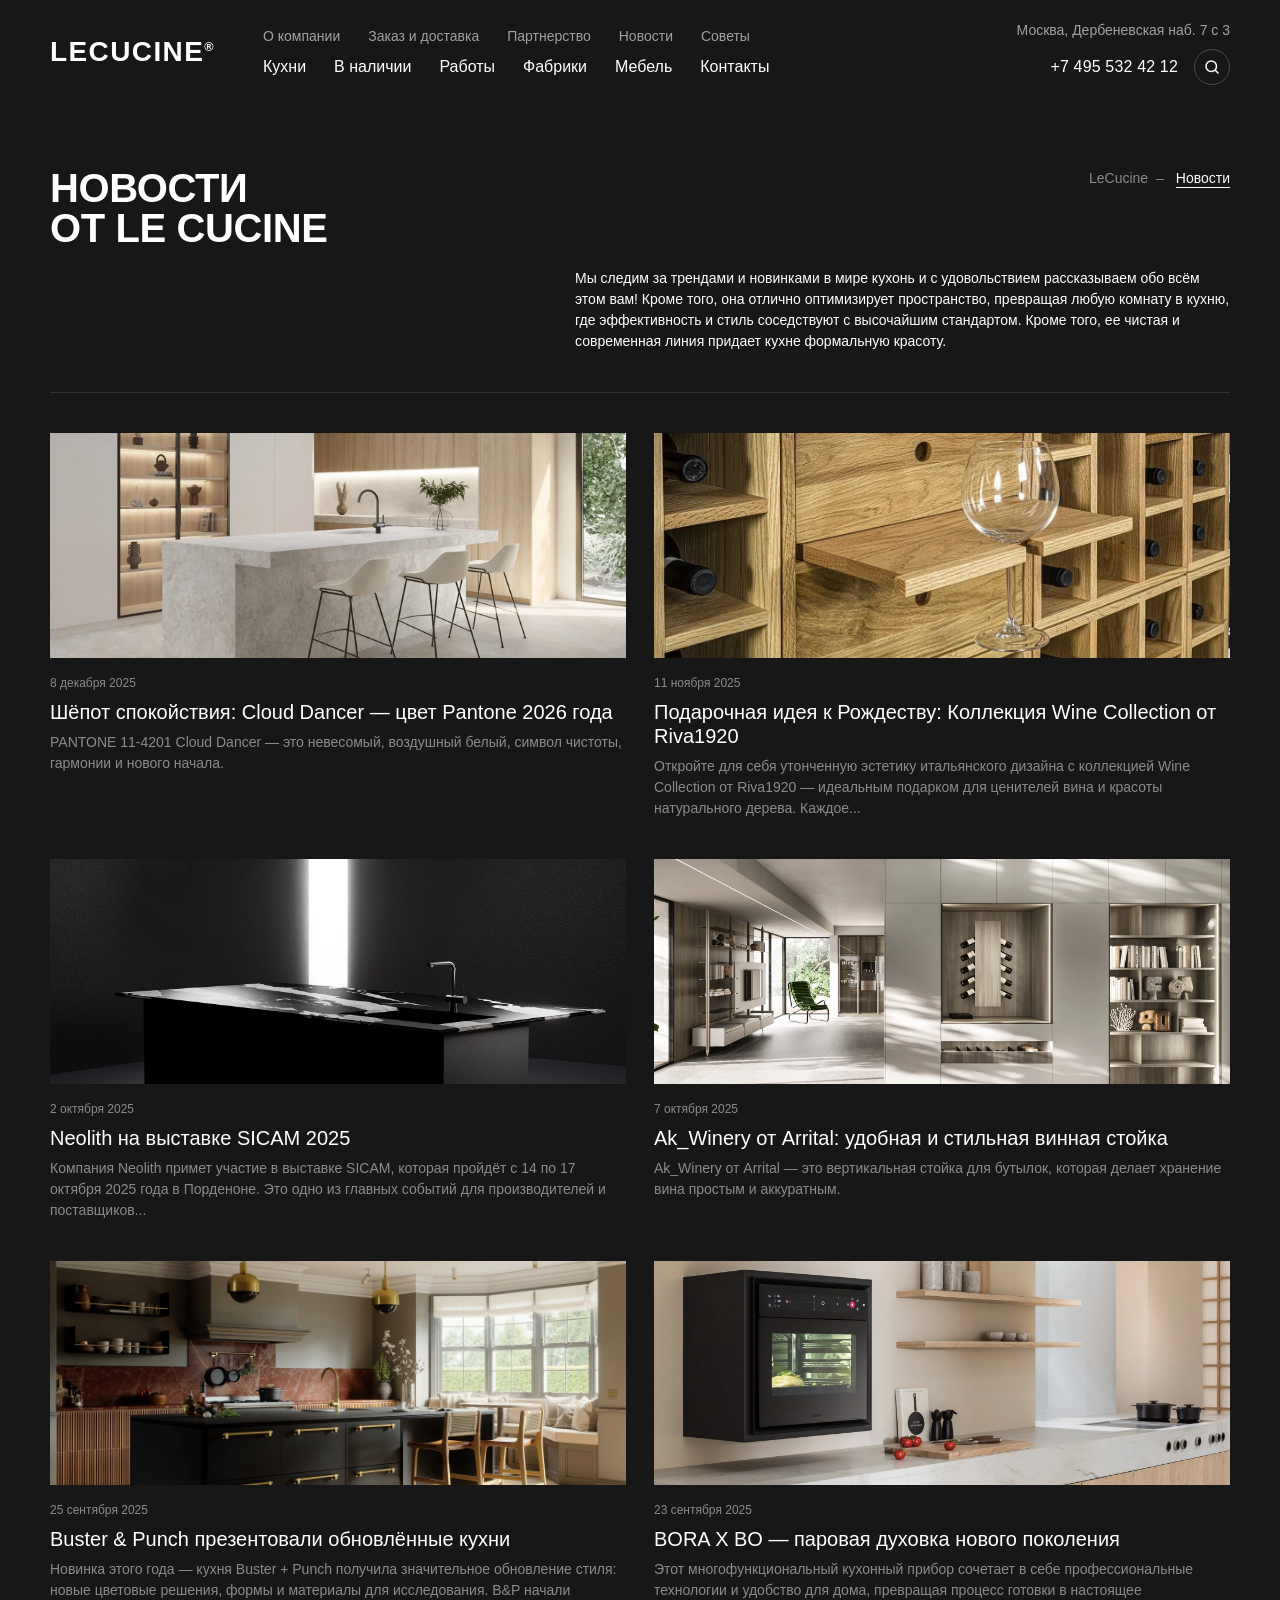
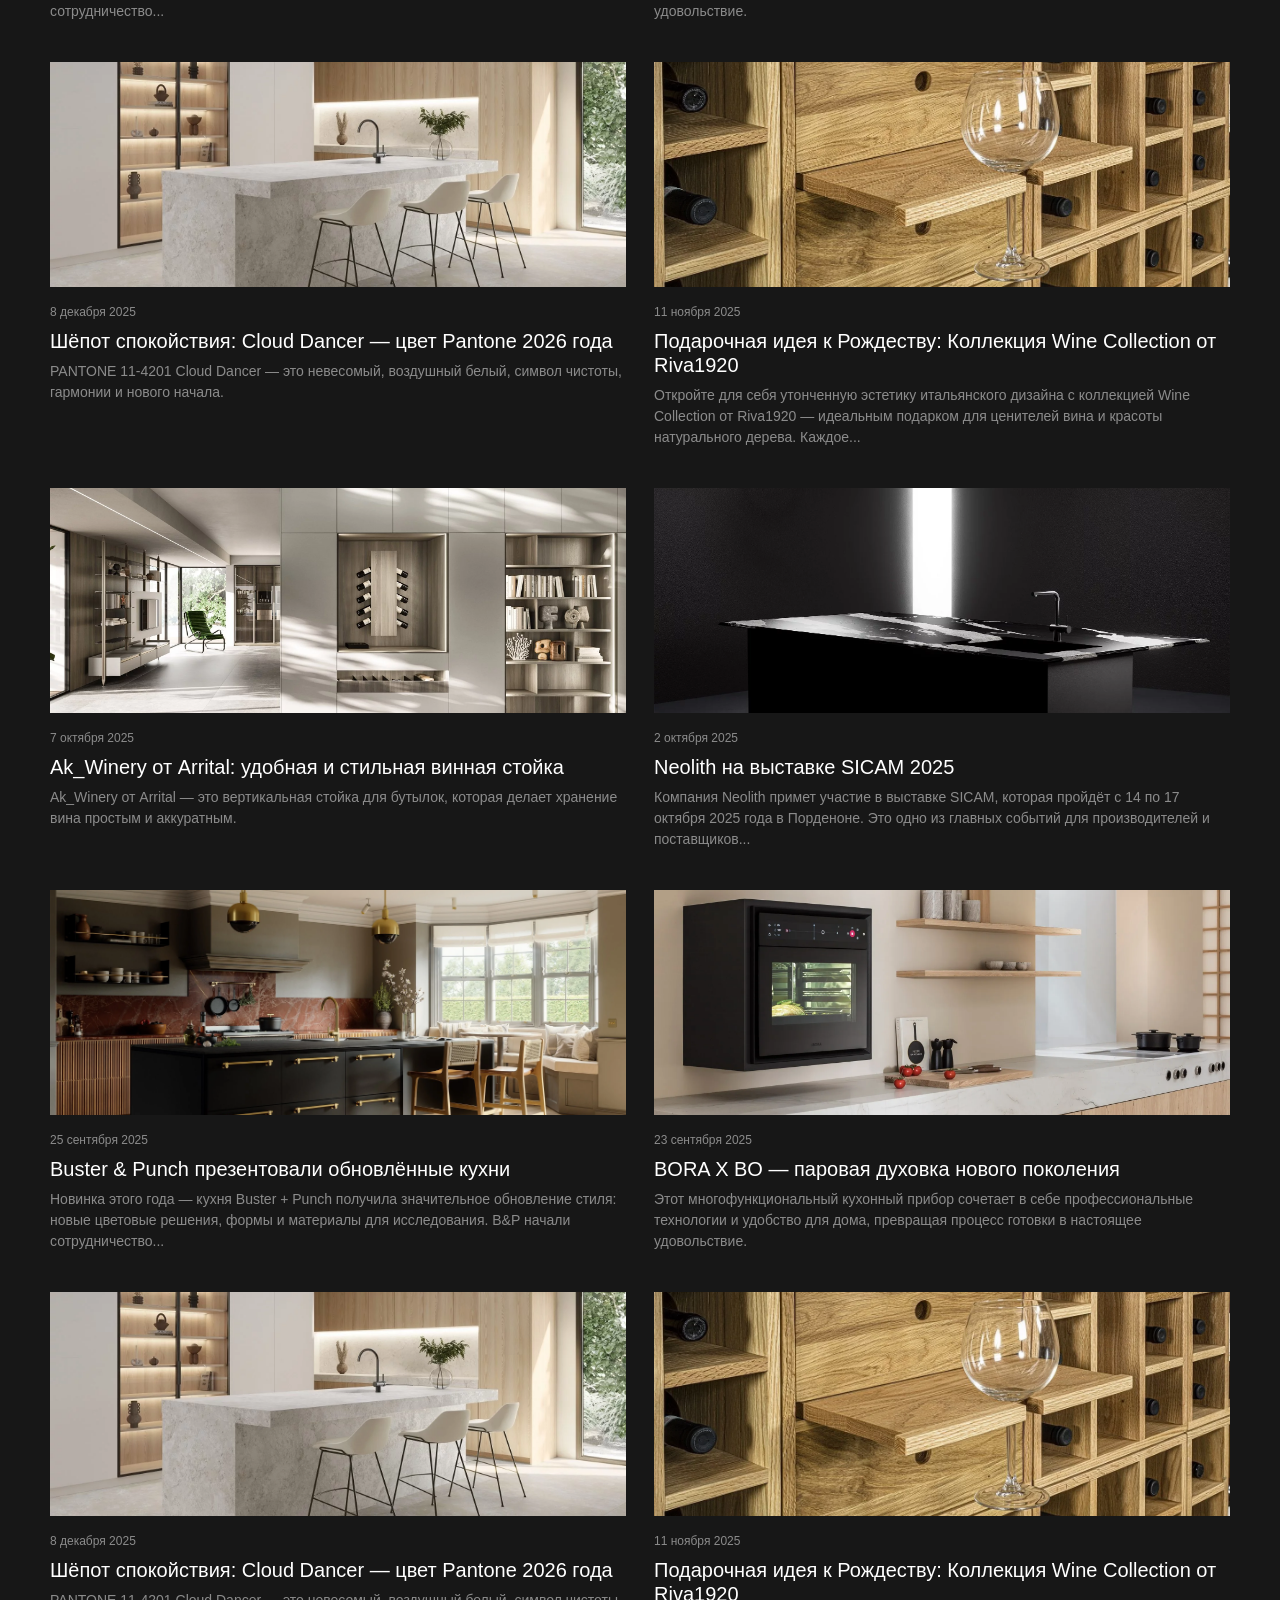
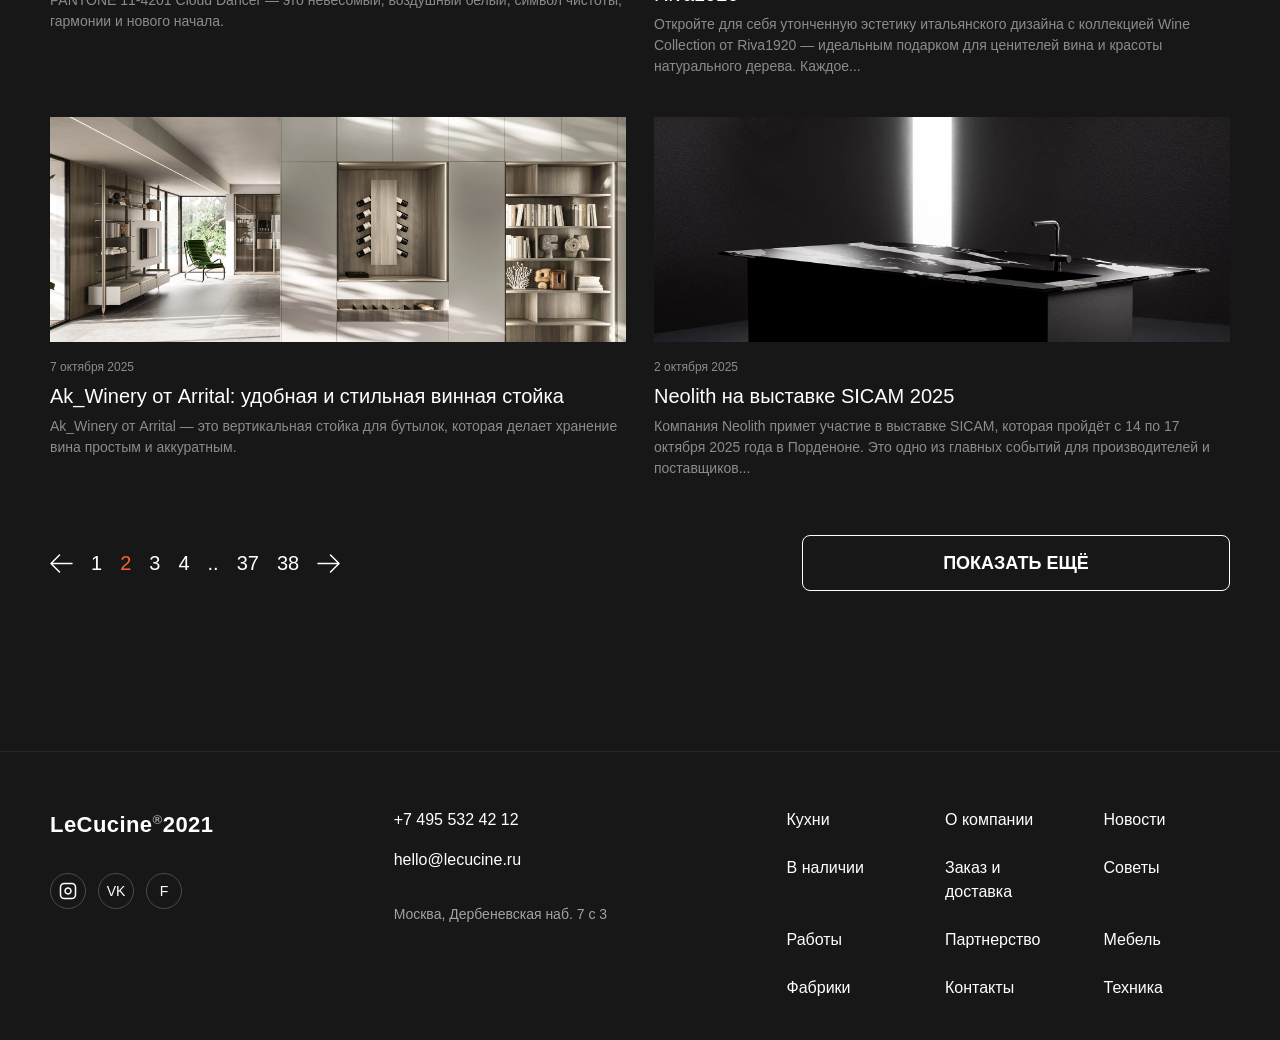
<file: pages/news/index.html>
<!DOCTYPE html>
<html lang="ru">
<head>
  <meta charset="UTF-8" />
  <meta name="viewport" content="width=device-width, initial-scale=1.0" />
  <title>Новости от Le Cucine — LeCucine</title>

  <link rel="preconnect" href="https://api.fontshare.com" />
  <link href="https://api.fontshare.com/v2/css?f[]=switzer@400,500,600,700,800,900&display=swap" rel="stylesheet" />

  <link rel="stylesheet" href="../../shared/styles/base.css" />
  <link rel="stylesheet" href="../../shared/styles/header.css" />
  <link rel="stylesheet" href="../../shared/styles/footer.css" />
  <link rel="stylesheet" href="../../shared/styles/mobile-menu.css" />
  <link rel="stylesheet" href="./styles.css" />
</head>
<body>

  <!-- ===== Header ===== -->
  <header class="site-header">
    <div class="container">
      <div class="site-header__inner">
        <div class="site-header__brand">
          <a href="/" class="site-header__logo">LECUCINE<sup>®</sup></a>
          <nav class="site-header__nav" aria-label="Главная навигация">
            <div class="site-header__top">
              <a href="/about">О компании</a>
              <a href="/delivery">Заказ и доставка</a>
              <a href="/partners">Партнерство</a>
              <a href="/novosti" class="active">Новости</a>
              <a href="/sovety">Советы</a>
            </div>
            <div class="site-header__main">
              <a href="/kuhni">Кухни</a>
              <a href="/v-nalichii">В наличии</a>
              <a href="/raboty">Работы</a>
              <a href="/fabriki">Фабрики</a>
              <a href="/mebel">Мебель</a>
              <a href="/kontakty">Контакты</a>
            </div>
          </nav>
        </div>
        <div class="site-header__aside">
          <div class="site-header__address">Москва, Дербеневская наб. 7 с 3</div>
          <div class="site-header__phone-row">
            <a href="tel:+74955324212" class="site-header__phone">+7 495 532 42 12</a>
            <button class="site-header__search" aria-label="Поиск">
              <svg width="18" height="18" viewBox="0 0 24 24" fill="none" stroke="currentColor" stroke-width="2" stroke-linecap="round" stroke-linejoin="round"><circle cx="11" cy="11" r="7" /><line x1="20" y1="20" x2="16.65" y2="16.65" /></svg>
            </button>
          </div>
        </div>
        <button class="site-header__burger" aria-label="Открыть меню"><span></span><span></span><span></span></button>
      </div>
    </div>
  </header>

  <main>
    <div class="container">

      <!-- ===== Top: title + breadcrumbs ===== -->
      <section class="news-head">
        <h1 class="news-head__title">Новости<br />от Le Cucine</h1>
        <nav class="news-head__crumbs" aria-label="Хлебные крошки">
          <a href="/">LeCucine</a><span class="sep">–</span>
          <span class="current">Новости</span>
        </nav>
      </section>

      <!-- Description (right column) -->
      <div class="news-desc">
        <p>Мы следим за трендами и новинками в мире кухонь и с удовольствием рассказываем обо всём этом вам! Кроме того, она отлично оптимизирует пространство, превращая любую комнату в кухню, где эффективность и стиль соседствуют с высочайшим стандартом. Кроме того, ее чистая и современная линия придает кухне формальную красоту.</p>
      </div>

      <hr class="news-divider" />

      <!-- ===== Cards grid ===== -->
      <section class="news-grid">

        <article class="news-card">
          <a href="/novosti/cloud-dancer-2026" class="news-card__media">
            <img class="news-card__img" src="../../assets/figma-news/news-01.jpg" alt="" />
          </a>
          <div class="news-card__body">
            <div class="news-card__date">8 декабря 2025</div>
            <a href="/novosti/cloud-dancer-2026" class="news-card__title">Шёпот спокойствия: Cloud Dancer — цвет Pantone 2026 года</a>
            <p class="news-card__excerpt">PANTONE 11-4201 Cloud Dancer — это невесомый, воздушный белый, символ чистоты, гармонии и нового начала.</p>
          </div>
        </article>

        <article class="news-card">
          <a href="/novosti/riva1920-wine" class="news-card__media">
            <img class="news-card__img" src="../../assets/figma-news/news-02.jpg" alt="" />
          </a>
          <div class="news-card__body">
            <div class="news-card__date">11 ноября 2025</div>
            <a href="/novosti/riva1920-wine" class="news-card__title">Подарочная идея к Рождеству: Коллекция Wine Collection от Riva1920</a>
            <p class="news-card__excerpt">Откройте для себя утонченную эстетику итальянского дизайна с коллекцией Wine Collection от Riva1920 — идеальным подарком для ценителей вина и красоты натурального дерева. Каждое...</p>
          </div>
        </article>

        <article class="news-card">
          <a href="/novosti/neolith-sicam" class="news-card__media">
            <img class="news-card__img" src="../../assets/figma-news/news-03.jpg" alt="" />
          </a>
          <div class="news-card__body">
            <div class="news-card__date">2 октября 2025</div>
            <a href="/novosti/neolith-sicam" class="news-card__title">Neolith на выставке SICAM 2025</a>
            <p class="news-card__excerpt">Компания Neolith примет участие в выставке SICAM, которая пройдёт с 14 по 17 октября 2025 года в Порденоне. Это одно из главных событий для производителей и поставщиков...</p>
          </div>
        </article>

        <article class="news-card">
          <a href="/novosti/arrital-akwinery" class="news-card__media">
            <img class="news-card__img" src="../../assets/figma-news/news-04.jpg" alt="" />
          </a>
          <div class="news-card__body">
            <div class="news-card__date">7 октября 2025</div>
            <a href="/novosti/arrital-akwinery" class="news-card__title">Ak_Winery от Arrital: удобная и стильная винная стойка</a>
            <p class="news-card__excerpt">Ak_Winery от Arrital — это вертикальная стойка для бутылок, которая делает хранение вина простым и аккуратным.</p>
          </div>
        </article>

        <article class="news-card">
          <a href="/novosti/buster-punch" class="news-card__media">
            <img class="news-card__img" src="../../assets/figma-news/news-05.jpg" alt="" />
          </a>
          <div class="news-card__body">
            <div class="news-card__date">25 сентября 2025</div>
            <a href="/novosti/buster-punch" class="news-card__title">Buster &amp; Punch презентовали обновлённые кухни</a>
            <p class="news-card__excerpt">Новинка этого года — кухня Buster + Punch получила значительное обновление стиля: новые цветовые решения, формы и материалы для исследования. B&amp;P начали сотрудничество...</p>
          </div>
        </article>

        <article class="news-card">
          <a href="/novosti/bora-x-bo" class="news-card__media">
            <img class="news-card__img" src="../../assets/figma-news/news-06.jpg" alt="" />
          </a>
          <div class="news-card__body">
            <div class="news-card__date">23 сентября 2025</div>
            <a href="/novosti/bora-x-bo" class="news-card__title">BORA X BO — паровая духовка нового поколения</a>
            <p class="news-card__excerpt">Этот многофункциональный кухонный прибор сочетает в себе профессиональные технологии и удобство для дома, превращая процесс готовки в настоящее удовольствие.</p>
          </div>
        </article>

        <article class="news-card">
          <a href="/novosti/cloud-dancer-2026" class="news-card__media">
            <img class="news-card__img" src="../../assets/figma-news/news-01.jpg" alt="" />
          </a>
          <div class="news-card__body">
            <div class="news-card__date">8 декабря 2025</div>
            <a href="/novosti/cloud-dancer-2026" class="news-card__title">Шёпот спокойствия: Cloud Dancer — цвет Pantone 2026 года</a>
            <p class="news-card__excerpt">PANTONE 11-4201 Cloud Dancer — это невесомый, воздушный белый, символ чистоты, гармонии и нового начала.</p>
          </div>
        </article>

        <article class="news-card">
          <a href="/novosti/riva1920-wine" class="news-card__media">
            <img class="news-card__img" src="../../assets/figma-news/news-02.jpg" alt="" />
          </a>
          <div class="news-card__body">
            <div class="news-card__date">11 ноября 2025</div>
            <a href="/novosti/riva1920-wine" class="news-card__title">Подарочная идея к Рождеству: Коллекция Wine Collection от Riva1920</a>
            <p class="news-card__excerpt">Откройте для себя утонченную эстетику итальянского дизайна с коллекцией Wine Collection от Riva1920 — идеальным подарком для ценителей вина и красоты натурального дерева. Каждое...</p>
          </div>
        </article>

        <article class="news-card">
          <a href="/novosti/arrital-akwinery" class="news-card__media">
            <img class="news-card__img" src="../../assets/figma-news/news-04.jpg" alt="" />
          </a>
          <div class="news-card__body">
            <div class="news-card__date">7 октября 2025</div>
            <a href="/novosti/arrital-akwinery" class="news-card__title">Ak_Winery от Arrital: удобная и стильная винная стойка</a>
            <p class="news-card__excerpt">Ak_Winery от Arrital — это вертикальная стойка для бутылок, которая делает хранение вина простым и аккуратным.</p>
          </div>
        </article>

        <article class="news-card">
          <a href="/novosti/neolith-sicam" class="news-card__media">
            <img class="news-card__img" src="../../assets/figma-news/news-03.jpg" alt="" />
          </a>
          <div class="news-card__body">
            <div class="news-card__date">2 октября 2025</div>
            <a href="/novosti/neolith-sicam" class="news-card__title">Neolith на выставке SICAM 2025</a>
            <p class="news-card__excerpt">Компания Neolith примет участие в выставке SICAM, которая пройдёт с 14 по 17 октября 2025 года в Порденоне. Это одно из главных событий для производителей и поставщиков...</p>
          </div>
        </article>

        <article class="news-card">
          <a href="/novosti/buster-punch" class="news-card__media">
            <img class="news-card__img" src="../../assets/figma-news/news-05.jpg" alt="" />
          </a>
          <div class="news-card__body">
            <div class="news-card__date">25 сентября 2025</div>
            <a href="/novosti/buster-punch" class="news-card__title">Buster &amp; Punch презентовали обновлённые кухни</a>
            <p class="news-card__excerpt">Новинка этого года — кухня Buster + Punch получила значительное обновление стиля: новые цветовые решения, формы и материалы для исследования. B&amp;P начали сотрудничество...</p>
          </div>
        </article>

        <article class="news-card">
          <a href="/novosti/bora-x-bo" class="news-card__media">
            <img class="news-card__img" src="../../assets/figma-news/news-06.jpg" alt="" />
          </a>
          <div class="news-card__body">
            <div class="news-card__date">23 сентября 2025</div>
            <a href="/novosti/bora-x-bo" class="news-card__title">BORA X BO — паровая духовка нового поколения</a>
            <p class="news-card__excerpt">Этот многофункциональный кухонный прибор сочетает в себе профессиональные технологии и удобство для дома, превращая процесс готовки в настоящее удовольствие.</p>
          </div>
        </article>

        <article class="news-card">
          <a href="/novosti/cloud-dancer-2026" class="news-card__media">
            <img class="news-card__img" src="../../assets/figma-news/news-01.jpg" alt="" />
          </a>
          <div class="news-card__body">
            <div class="news-card__date">8 декабря 2025</div>
            <a href="/novosti/cloud-dancer-2026" class="news-card__title">Шёпот спокойствия: Cloud Dancer — цвет Pantone 2026 года</a>
            <p class="news-card__excerpt">PANTONE 11-4201 Cloud Dancer — это невесомый, воздушный белый, символ чистоты, гармонии и нового начала.</p>
          </div>
        </article>

        <article class="news-card">
          <a href="/novosti/riva1920-wine" class="news-card__media">
            <img class="news-card__img" src="../../assets/figma-news/news-02.jpg" alt="" />
          </a>
          <div class="news-card__body">
            <div class="news-card__date">11 ноября 2025</div>
            <a href="/novosti/riva1920-wine" class="news-card__title">Подарочная идея к Рождеству: Коллекция Wine Collection от Riva1920</a>
            <p class="news-card__excerpt">Откройте для себя утонченную эстетику итальянского дизайна с коллекцией Wine Collection от Riva1920 — идеальным подарком для ценителей вина и красоты натурального дерева. Каждое...</p>
          </div>
        </article>

        <article class="news-card">
          <a href="/novosti/arrital-akwinery" class="news-card__media">
            <img class="news-card__img" src="../../assets/figma-news/news-04.jpg" alt="" />
          </a>
          <div class="news-card__body">
            <div class="news-card__date">7 октября 2025</div>
            <a href="/novosti/arrital-akwinery" class="news-card__title">Ak_Winery от Arrital: удобная и стильная винная стойка</a>
            <p class="news-card__excerpt">Ak_Winery от Arrital — это вертикальная стойка для бутылок, которая делает хранение вина простым и аккуратным.</p>
          </div>
        </article>

        <article class="news-card">
          <a href="/novosti/neolith-sicam" class="news-card__media">
            <img class="news-card__img" src="../../assets/figma-news/news-03.jpg" alt="" />
          </a>
          <div class="news-card__body">
            <div class="news-card__date">2 октября 2025</div>
            <a href="/novosti/neolith-sicam" class="news-card__title">Neolith на выставке SICAM 2025</a>
            <p class="news-card__excerpt">Компания Neolith примет участие в выставке SICAM, которая пройдёт с 14 по 17 октября 2025 года в Порденоне. Это одно из главных событий для производителей и поставщиков...</p>
          </div>
        </article>

      </section>

      <!-- ===== Pagination + Show more ===== -->
      <div class="news-paginate">
        <nav class="pagination" aria-label="Пагинация">
          <button class="pagination__btn pagination__btn--prev" aria-label="Назад">
            <svg width="23" height="19" viewBox="0 0 23 19" fill="none" aria-hidden="true">
              <path d="M22 9.5H1M1 9.5L9.5 1M1 9.5L9.5 18" stroke="currentColor" stroke-width="1.5" stroke-linecap="round" stroke-linejoin="round" />
            </svg>
          </button>
          <a href="?page=1" class="pagination__page">1</a>
          <a href="?page=2" class="pagination__page is-active">2</a>
          <a href="?page=3" class="pagination__page">3</a>
          <a href="?page=4" class="pagination__page">4</a>
          <span class="pagination__dots">..</span>
          <a href="?page=37" class="pagination__page">37</a>
          <a href="?page=38" class="pagination__page">38</a>
          <button class="pagination__btn pagination__btn--next" aria-label="Вперёд">
            <svg width="23" height="19" viewBox="0 0 23 19" fill="none" aria-hidden="true">
              <path d="M1 9.5H22M22 9.5L13.5 1M22 9.5L13.5 18" stroke="currentColor" stroke-width="1.5" stroke-linecap="round" stroke-linejoin="round" />
            </svg>
          </button>
        </nav>
        <button class="show-more" type="button">Показать ещё</button>
      </div>

    </div>
  </main>

  <!-- ===== Footer ===== -->
  <footer class="site-footer">
    <div class="container">
      <div class="site-footer__grid">
        <div class="site-footer__brand">
          <div class="site-footer__logo">LeCucine<sup>®</sup>2021</div>
          <div class="site-footer__socials">
            <a href="#" class="site-footer__social" aria-label="Instagram">
              <svg width="18" height="18" viewBox="0 0 24 24" fill="none" stroke="currentColor" stroke-width="2"><rect x="2" y="2" width="20" height="20" rx="5" ry="5" /><path d="M16 11.37A4 4 0 1 1 12.63 8 4 4 0 0 1 16 11.37z" /><line x1="17.5" y1="6.5" x2="17.51" y2="6.5" /></svg>
            </a>
            <a href="#" class="site-footer__social" aria-label="ВКонтакте">VK</a>
            <a href="#" class="site-footer__social" aria-label="Facebook">F</a>
          </div>
        </div>
        <div class="site-footer__contacts">
          <a href="tel:+74955324212">+7 495 532 42 12</a>
          <a href="mailto:hello@lecucine.ru">hello@lecucine.ru</a>
          <div class="site-footer__address">Москва, Дербеневская наб. 7 с 3</div>
        </div>
        <nav class="site-footer__nav" aria-label="Подвал — навигация">
          <a href="/kuhni">Кухни</a>
          <a href="/about">О компании</a>
          <a href="/novosti">Новости</a>
          <a href="/v-nalichii">В наличии</a>
          <a href="/delivery">Заказ и доставка</a>
          <a href="/sovety">Советы</a>
          <a href="/raboty">Работы</a>
          <a href="/partners">Партнерство</a>
          <a href="/mebel">Мебель</a>
          <a href="/fabriki">Фабрики</a>
          <a href="/kontakty">Контакты</a>
          <a href="/tehnika">Техника</a>
        </nav>
      </div>
    </div>
  </footer>

  <script src="../../shared/scripts/mobile-menu.js" defer></script>
</body>
</html>
</file>
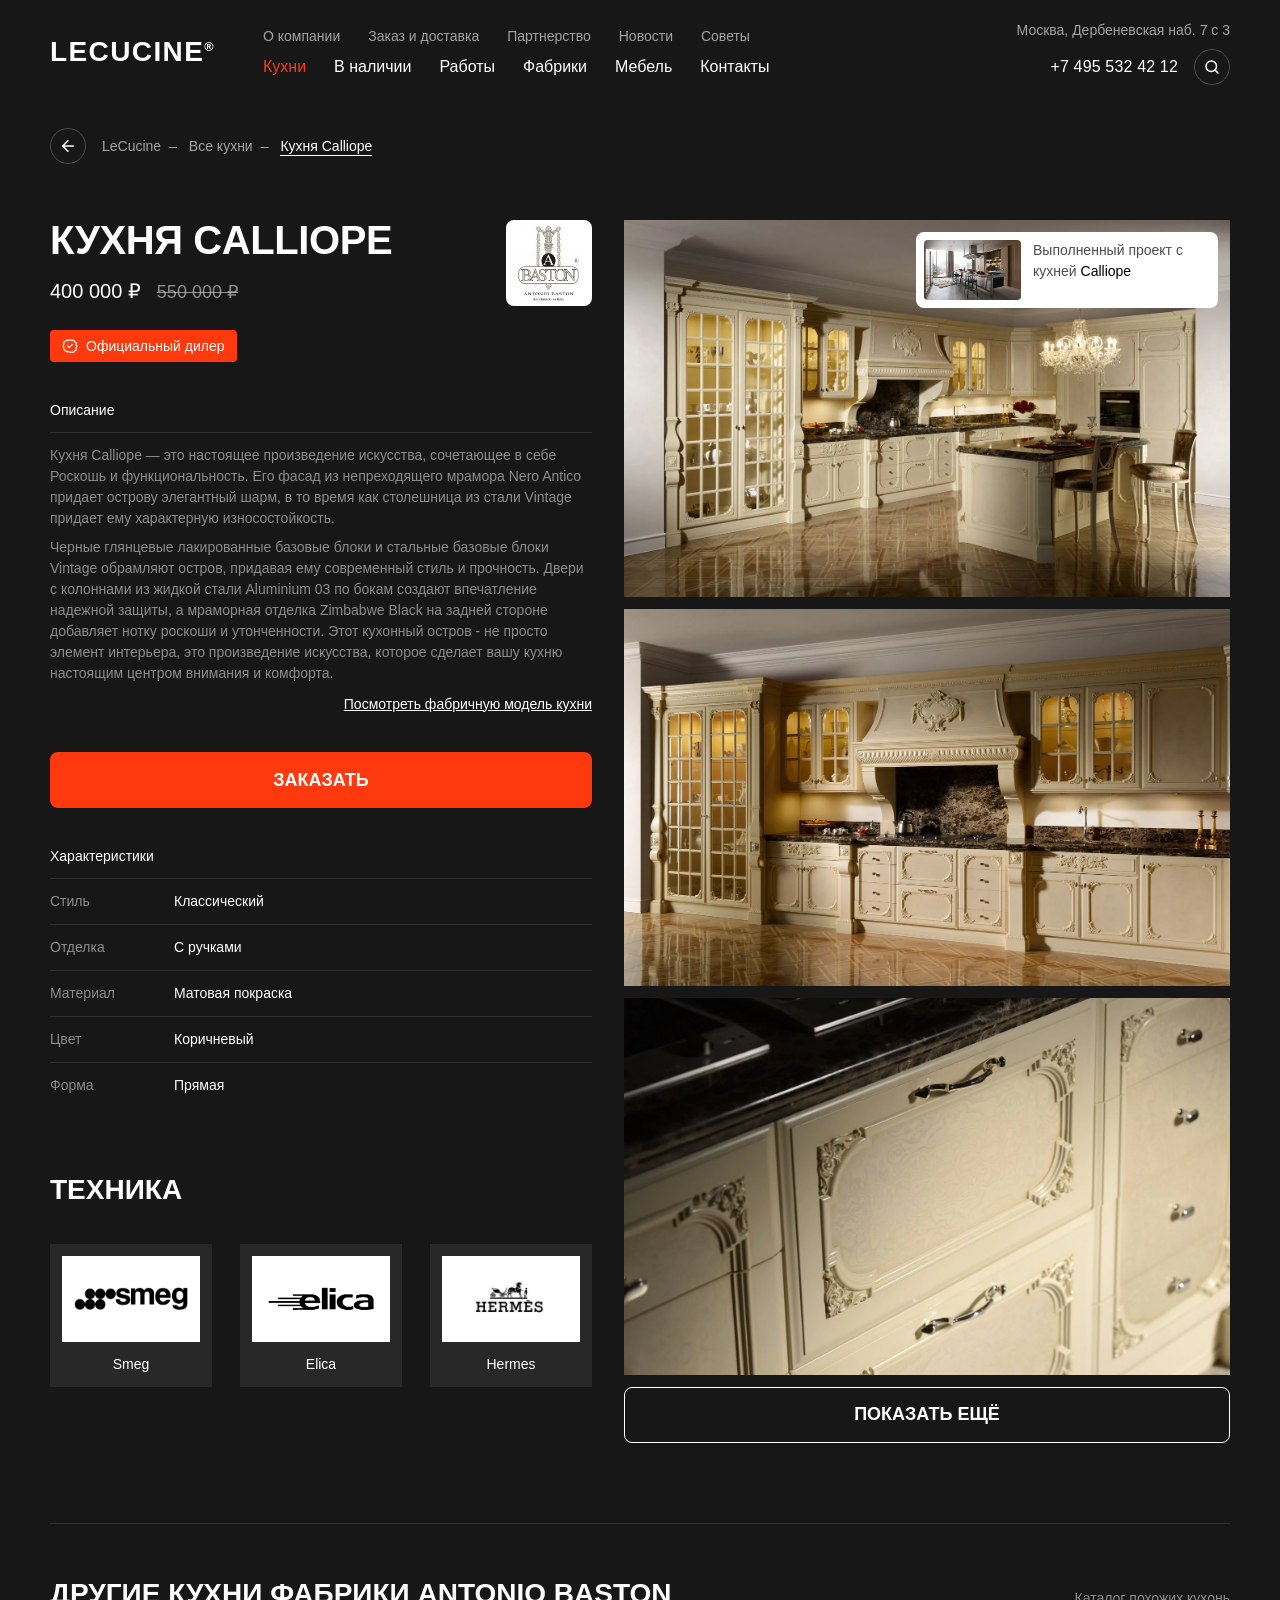
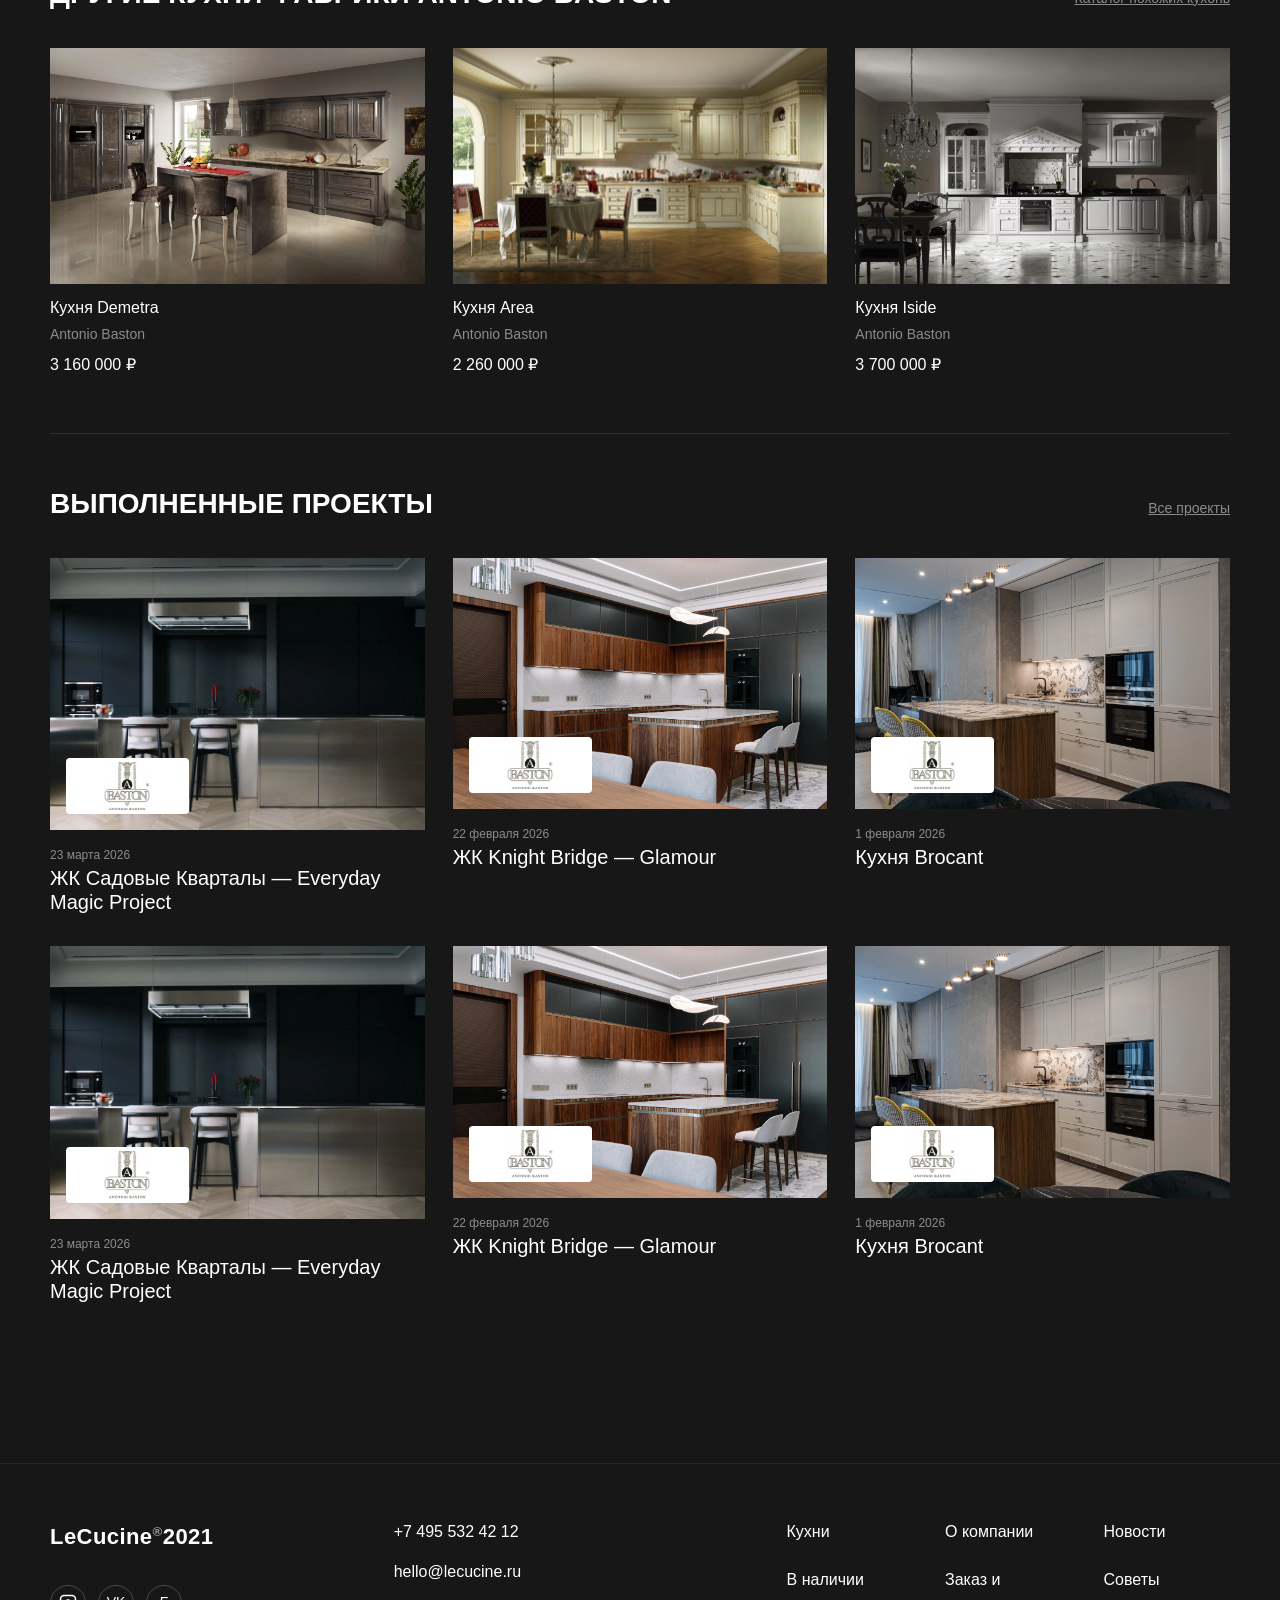
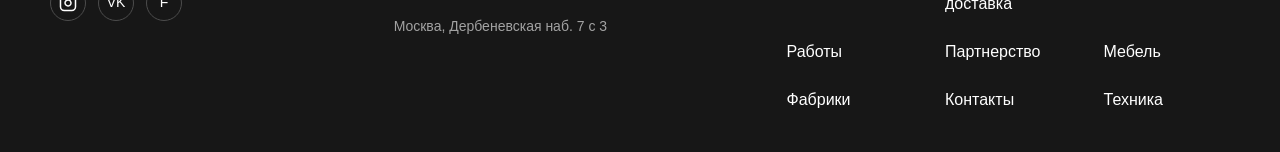
<file: pages/product-available/index.html>
<!DOCTYPE html>
<html lang="ru">
<head>
  <meta charset="UTF-8" />
  <meta name="viewport" content="width=device-width, initial-scale=1.0" />
  <title>Кухня Calliope — LeCucine</title>

  <link rel="preconnect" href="https://api.fontshare.com" />
  <link href="https://api.fontshare.com/v2/css?f[]=switzer@400,500,600,700,800,900&display=swap" rel="stylesheet" />

  <link rel="stylesheet" href="../../shared/styles/base.css" />
  <link rel="stylesheet" href="../../shared/styles/header.css" />
  <link rel="stylesheet" href="../../shared/styles/footer.css" />
  <link rel="stylesheet" href="../../shared/styles/mobile-menu.css" />
  <link rel="stylesheet" href="./styles.css" />
</head>
<body>

  <!-- ===== Header ===== -->
  <header class="site-header">
    <div class="container">
      <div class="site-header__inner">
        <div class="site-header__brand">
          <a href="/" class="site-header__logo">LECUCINE<sup>®</sup></a>
          <nav class="site-header__nav" aria-label="Главная навигация">
            <div class="site-header__top">
              <a href="/about">О компании</a>
              <a href="/delivery">Заказ и доставка</a>
              <a href="/partners">Партнерство</a>
              <a href="/novosti">Новости</a>
              <a href="/sovety">Советы</a>
            </div>
            <div class="site-header__main">
              <a href="/kuhni" class="active">Кухни</a>
              <a href="/v-nalichii">В наличии</a>
              <a href="/raboty">Работы</a>
              <a href="/fabriki">Фабрики</a>
              <a href="/mebel">Мебель</a>
              <a href="/kontakty">Контакты</a>
            </div>
          </nav>
        </div>
        <div class="site-header__aside">
          <div class="site-header__address">Москва, Дербеневская наб. 7 с 3</div>
          <div class="site-header__phone-row">
            <a href="tel:+74955324212" class="site-header__phone">+7 495 532 42 12</a>
            <button class="site-header__search" aria-label="Поиск">
              <svg width="18" height="18" viewBox="0 0 24 24" fill="none" stroke="currentColor" stroke-width="2" stroke-linecap="round" stroke-linejoin="round"><circle cx="11" cy="11" r="7" /><line x1="20" y1="20" x2="16.65" y2="16.65" /></svg>
            </button>
          </div>
        </div>
        <button class="site-header__burger" aria-label="Открыть меню">
          <span></span><span></span><span></span>
        </button>
      </div>
    </div>
  </header>

  <main>
    <div class="container">

      <!-- ===== Top row: back + breadcrumbs ===== -->
      <div class="product-top">
        <a href="/kuhni" class="product-top__back" aria-label="Назад">
          <svg width="18" height="18" viewBox="0 0 24 24" fill="none" stroke="currentColor" stroke-width="2" stroke-linecap="round" stroke-linejoin="round">
            <line x1="19" y1="12" x2="5" y2="12" />
            <polyline points="12 19 5 12 12 5" />
          </svg>
        </a>
        <nav class="product-top__crumbs" aria-label="Хлебные крошки">
          <a href="/">LeCucine</a><span class="sep">–</span>
          <a href="/kuhni">Все кухни</a><span class="sep">–</span>
          <span class="current">Кухня Calliope</span>
        </nav>
      </div>

      <!-- ===== Main product ===== -->
      <section class="product-main">

        <!-- Left column: info -->
        <div class="product-info">

          <!-- Details -->
          <div class="product-details">

            <!-- Title row -->
            <div class="product-title">
              <div class="product-title__text">
                <div class="product-title__head">
                  <h1 class="product-title__name">Кухня Calliope</h1>
                  <div class="product-title__prices">
                    <span class="product-title__price">400 000 ₽</span>
                    <span class="product-title__price product-title__price--old">550 000 ₽</span>
                  </div>
                </div>
                <span class="product-title__dealer">
                  <svg class="product-title__dealer-icon" width="16" height="16" viewBox="0 0 16 16" fill="none" aria-hidden="true">
                    <path d="M8 1.6 9.7 2.6l1.9-.4 1.1 1.6 1.7.9-.4 1.9 1 1.7-1 1.7.4 1.9-1.7.9-1.1 1.6-1.9-.4L8 14.4l-1.7-1-1.9.4-1.1-1.6-1.7-.9.4-1.9-1-1.7 1-1.7-.4-1.9 1.7-.9L4.4 2.2l1.9.4L8 1.6z" stroke="currentColor" stroke-width="1.2" stroke-linejoin="round"/>
                    <path d="m5.6 8 1.6 1.6 3.2-3.2" stroke="currentColor" stroke-width="1.2" stroke-linecap="round" stroke-linejoin="round"/>
                  </svg>
                  Официальный дилер
                </span>
              </div>
              <a href="/fabriki/antonio-baston" class="product-title__brand-logo" aria-label="Antonio Baston">
                <img src="../../assets/figma-product-available/brand-logo.png" alt="Antonio Baston" />
              </a>
            </div>

            <!-- Description -->
            <section class="product-section">
              <div class="product-section__title">Описание</div>
              <div class="product-section__body">
                <p>Кухня Calliope — это настоящее произведение искусства, сочетающее в себе Роскошь и функциональность. Его фасад из непреходящего мрамора Nero Antico придает острову элегантный шарм, в то время как столешница из стали Vintage придает ему характерную износостойкость.</p>
                <p>Черные глянцевые лакированные базовые блоки и стальные базовые блоки Vintage обрамляют остров, придавая ему современный стиль и прочность. Двери с колоннами из жидкой стали Aluminium 03 по бокам создают впечатление надежной защиты, а мраморная отделка Zimbabwe Black на задней стороне добавляет нотку роскоши и утонченности. Этот кухонный остров - не просто элемент интерьера, это произведение искусства, которое сделает вашу кухню настоящим центром внимания и комфорта.</p>
              </div>
              <a href="/fabriki/antonio-baston" class="product-section__link">Посмотреть фабричную модель кухни</a>
            </section>

            <!-- CTA -->
            <button class="product-cta" type="button">Заказать</button>

            <!-- Characteristics -->
            <section class="product-section">
              <div class="product-section__title">Характеристики</div>
              <div class="product-specs">
                <div class="product-specs__row">
                  <span class="product-specs__label">Стиль</span>
                  <span class="product-specs__value">Классический</span>
                </div>
                <div class="product-specs__row">
                  <span class="product-specs__label">Отделка</span>
                  <span class="product-specs__value">С ручками</span>
                </div>
                <div class="product-specs__row">
                  <span class="product-specs__label">Материал</span>
                  <span class="product-specs__value">Матовая покраска</span>
                </div>
                <div class="product-specs__row">
                  <span class="product-specs__label">Цвет</span>
                  <span class="product-specs__value">Коричневый</span>
                </div>
                <div class="product-specs__row">
                  <span class="product-specs__label">Форма</span>
                  <span class="product-specs__value">Прямая</span>
                </div>
              </div>
            </section>
          </div>

          <!-- Appliances -->
          <section class="product-appliances">
            <h2 class="product-appliances__title">Техника</h2>
            <div class="product-appliances__grid">
              <div class="appliance-card">
                <div class="appliance-card__logo"><img src="../../assets/figma-product-available/logo-smeg.png" alt="Smeg" /></div>
                <span class="appliance-card__name">Smeg</span>
              </div>
              <div class="appliance-card">
                <div class="appliance-card__logo"><img src="../../assets/figma-product-available/logo-elica.png" alt="Elica" /></div>
                <span class="appliance-card__name">Elica</span>
              </div>
              <div class="appliance-card">
                <div class="appliance-card__logo"><img src="../../assets/figma-product-available/logo-hermes.png" alt="Hermes" /></div>
                <span class="appliance-card__name">Hermes</span>
              </div>
            </div>
          </section>
        </div>

        <!-- Right column: gallery (3 photos + widget + show more) -->
        <div class="product-gallery">
          <div class="product-gallery__main">
            <img class="product-gallery__img" src="../../assets/figma-product-available/gallery-1.jpg" alt="Кухня Calliope — фото 1" />
            <a href="/raboty/1" class="product-gallery__widget">
              <img class="product-gallery__widget-preview" src="../../assets/figma-product-available/preview.jpg" alt="" />
              <span class="product-gallery__widget-text">Выполненный проект c кухней <strong>Calliope</strong></span>
            </a>
          </div>
          <div class="product-gallery__main">
            <img class="product-gallery__img" src="../../assets/figma-product-available/gallery-2.jpg" alt="Кухня Calliope — фото 2" />
          </div>
          <div class="product-gallery__main">
            <img class="product-gallery__img" src="../../assets/figma-product-available/gallery-3.jpg" alt="Кухня Calliope — фото 3" />
          </div>
          <button class="product-gallery__more" type="button">Показать ещё</button>
        </div>

      </section>

      <!-- ===== Related kitchens (same factory) ===== -->
      <section class="related related--products">
        <div class="related__header">
          <h2 class="related__title">Другие кухни фабрики Antonio Baston</h2>
          <a href="/fabriki/antonio-baston" class="related__link">Каталог похожих кухонь</a>
        </div>
        <div class="related__grid related__grid--3">
          <article class="related-card">
            <div class="related-card__img-wrap">
              <img class="related-card__img" src="../../assets/figma-product-available/related-1.jpg" alt="" />
            </div>
            <div class="related-card__body">
              <div class="related-card__name">Кухня Demetra</div>
              <div class="related-card__brand">Antonio Baston</div>
              <div class="related-card__price">3 160 000 ₽</div>
            </div>
          </article>
          <article class="related-card">
            <div class="related-card__img-wrap">
              <img class="related-card__img" src="../../assets/figma-product-available/related-2.jpg" alt="" />
            </div>
            <div class="related-card__body">
              <div class="related-card__name">Кухня Area</div>
              <div class="related-card__brand">Antonio Baston</div>
              <div class="related-card__price">2 260 000 ₽</div>
            </div>
          </article>
          <article class="related-card">
            <div class="related-card__img-wrap">
              <img class="related-card__img" src="../../assets/figma-product-available/related-3.jpg" alt="" />
            </div>
            <div class="related-card__body">
              <div class="related-card__name">Кухня Iside</div>
              <div class="related-card__brand">Antonio Baston</div>
              <div class="related-card__price">3 700 000 ₽</div>
            </div>
          </article>
        </div>
      </section>

      <!-- ===== Completed projects (6 cards: 3×2) ===== -->
      <section class="related related--projects">
        <div class="related__header">
          <h2 class="related__title">Выполненные проекты</h2>
          <a href="/vypolnennye-proekty" class="related__link">Все проекты</a>
        </div>
        <div class="related__grid related__grid--3">
          <article class="project-card">
            <a href="/raboty/1" class="project-card__media project-card__media--tall">
              <img class="project-card__img" src="../../assets/figma-product-available/project-1.jpg" alt="" />
              <span class="project-card__brand"><img src="../../assets/figma-product-available/brand-logo.png" alt="Antonio Baston" /></span>
            </a>
            <div class="project-card__body">
              <div class="project-card__date">23 марта 2026</div>
              <a href="/raboty/1" class="project-card__title">ЖК Садовые Кварталы — Everyday Magic Project</a>
            </div>
          </article>
          <article class="project-card">
            <a href="/raboty/2" class="project-card__media">
              <img class="project-card__img" src="../../assets/figma-product-available/project-2.jpg" alt="" />
              <span class="project-card__brand"><img src="../../assets/figma-product-available/brand-logo.png" alt="Antonio Baston" /></span>
            </a>
            <div class="project-card__body">
              <div class="project-card__date">22 февраля 2026</div>
              <a href="/raboty/2" class="project-card__title">ЖК Knight Bridge — Glamour</a>
            </div>
          </article>
          <article class="project-card">
            <a href="/raboty/3" class="project-card__media">
              <img class="project-card__img" src="../../assets/figma-product-available/project-3.jpg" alt="" />
              <span class="project-card__brand"><img src="../../assets/figma-product-available/brand-logo.png" alt="Antonio Baston" /></span>
            </a>
            <div class="project-card__body">
              <div class="project-card__date">1 февраля 2026</div>
              <a href="/raboty/3" class="project-card__title">Кухня Brocant</a>
            </div>
          </article>
          <article class="project-card">
            <a href="/raboty/4" class="project-card__media project-card__media--tall">
              <img class="project-card__img" src="../../assets/figma-product-available/project-1.jpg" alt="" />
              <span class="project-card__brand"><img src="../../assets/figma-product-available/brand-logo.png" alt="Antonio Baston" /></span>
            </a>
            <div class="project-card__body">
              <div class="project-card__date">23 марта 2026</div>
              <a href="/raboty/4" class="project-card__title">ЖК Садовые Кварталы — Everyday Magic Project</a>
            </div>
          </article>
          <article class="project-card">
            <a href="/raboty/5" class="project-card__media">
              <img class="project-card__img" src="../../assets/figma-product-available/project-2.jpg" alt="" />
              <span class="project-card__brand"><img src="../../assets/figma-product-available/brand-logo.png" alt="Antonio Baston" /></span>
            </a>
            <div class="project-card__body">
              <div class="project-card__date">22 февраля 2026</div>
              <a href="/raboty/5" class="project-card__title">ЖК Knight Bridge — Glamour</a>
            </div>
          </article>
          <article class="project-card">
            <a href="/raboty/6" class="project-card__media">
              <img class="project-card__img" src="../../assets/figma-product-available/project-3.jpg" alt="" />
              <span class="project-card__brand"><img src="../../assets/figma-product-available/brand-logo.png" alt="Antonio Baston" /></span>
            </a>
            <div class="project-card__body">
              <div class="project-card__date">1 февраля 2026</div>
              <a href="/raboty/6" class="project-card__title">Кухня Brocant</a>
            </div>
          </article>
        </div>
      </section>

    </div>
  </main>

  <!-- ===== Footer ===== -->
  <footer class="site-footer">
    <div class="container">
      <div class="site-footer__grid">
        <div class="site-footer__brand">
          <div class="site-footer__logo">LeCucine<sup>®</sup>2021</div>
          <div class="site-footer__socials">
            <a href="#" class="site-footer__social" aria-label="Instagram">
              <svg width="18" height="18" viewBox="0 0 24 24" fill="none" stroke="currentColor" stroke-width="2"><rect x="2" y="2" width="20" height="20" rx="5" ry="5" /><path d="M16 11.37A4 4 0 1 1 12.63 8 4 4 0 0 1 16 11.37z" /><line x1="17.5" y1="6.5" x2="17.51" y2="6.5" /></svg>
            </a>
            <a href="#" class="site-footer__social" aria-label="ВКонтакте">VK</a>
            <a href="#" class="site-footer__social" aria-label="Facebook">F</a>
          </div>
        </div>
        <div class="site-footer__contacts">
          <a href="tel:+74955324212">+7 495 532 42 12</a>
          <a href="mailto:hello@lecucine.ru">hello@lecucine.ru</a>
          <div class="site-footer__address">Москва, Дербеневская наб. 7 с 3</div>
        </div>
        <nav class="site-footer__nav" aria-label="Подвал — навигация">
          <a href="/kuhni">Кухни</a>
          <a href="/about">О компании</a>
          <a href="/novosti">Новости</a>
          <a href="/v-nalichii">В наличии</a>
          <a href="/delivery">Заказ и доставка</a>
          <a href="/sovety">Советы</a>
          <a href="/raboty">Работы</a>
          <a href="/partners">Партнерство</a>
          <a href="/mebel">Мебель</a>
          <a href="/fabriki">Фабрики</a>
          <a href="/kontakty">Контакты</a>
          <a href="/tehnika">Техника</a>
        </nav>
      </div>
    </div>
  </footer>

  <script src="../../shared/scripts/mobile-menu.js" defer></script>
</body>
</html>
</file>
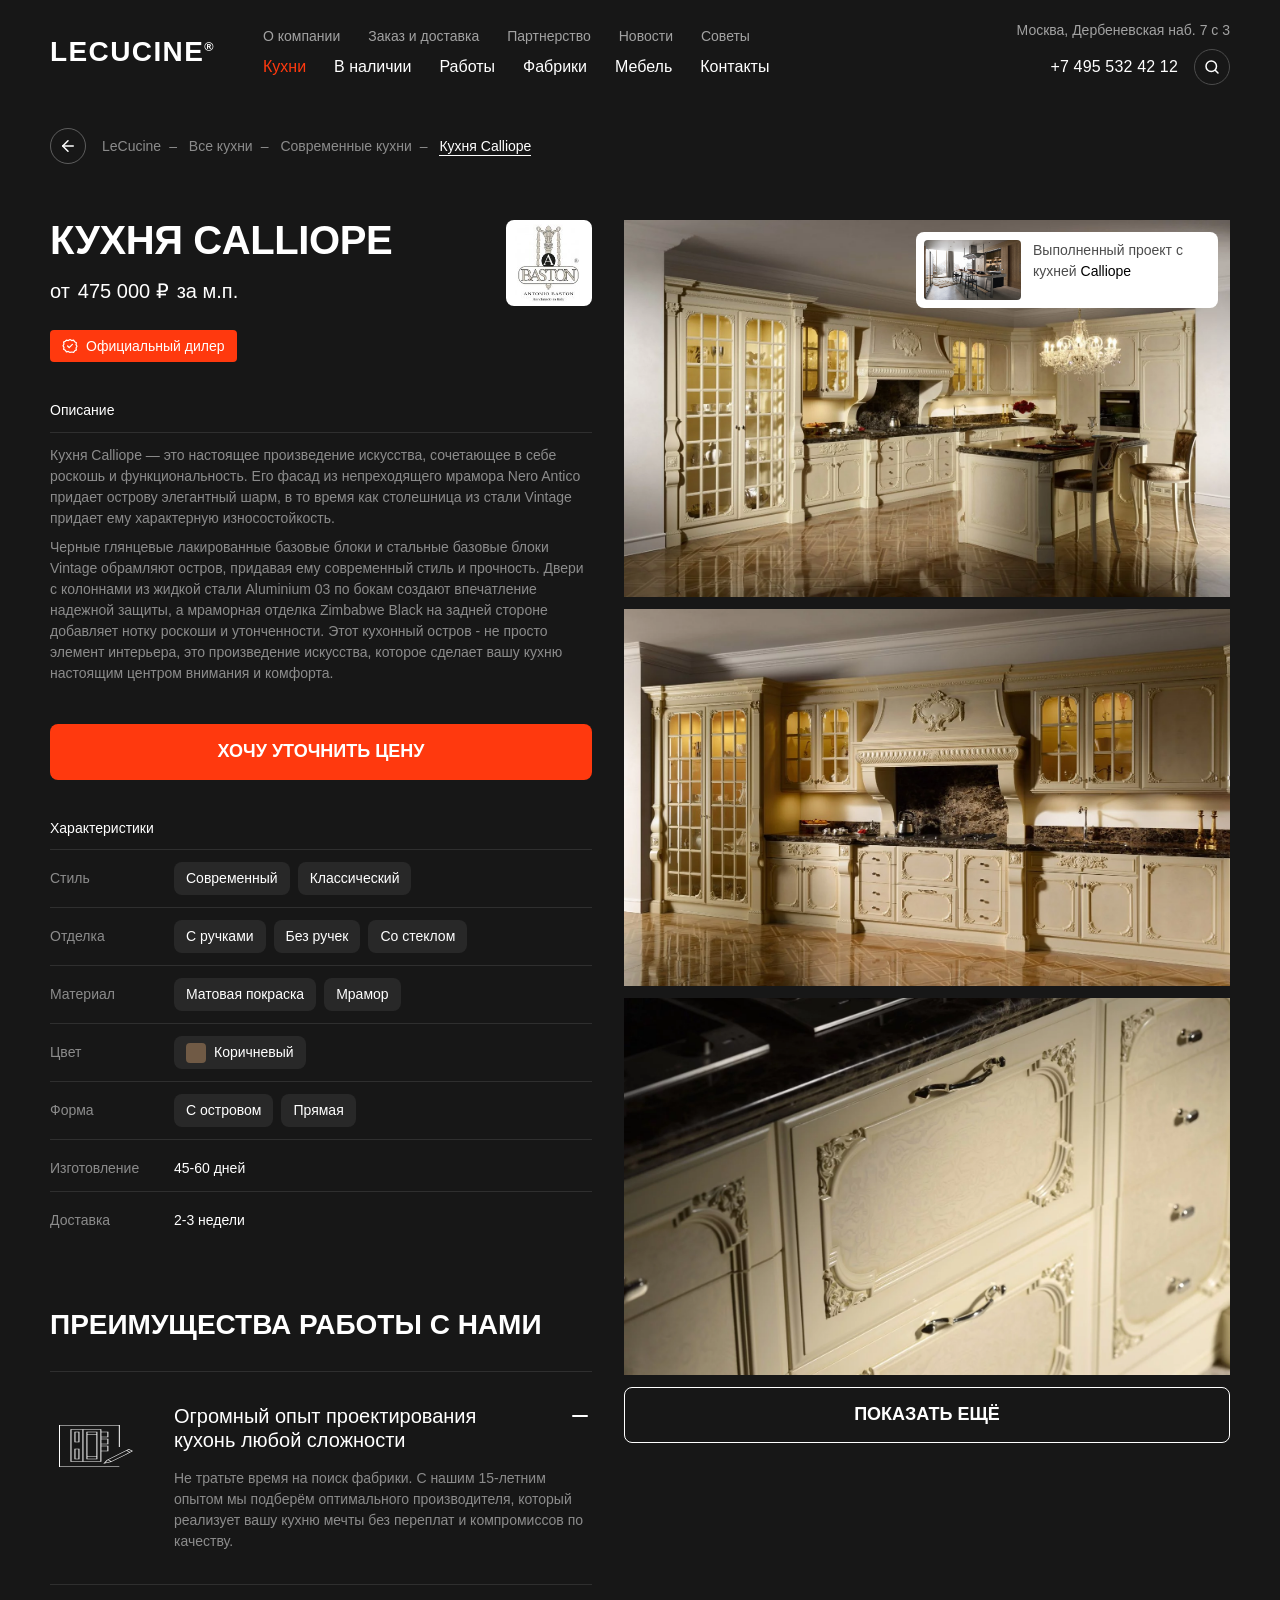
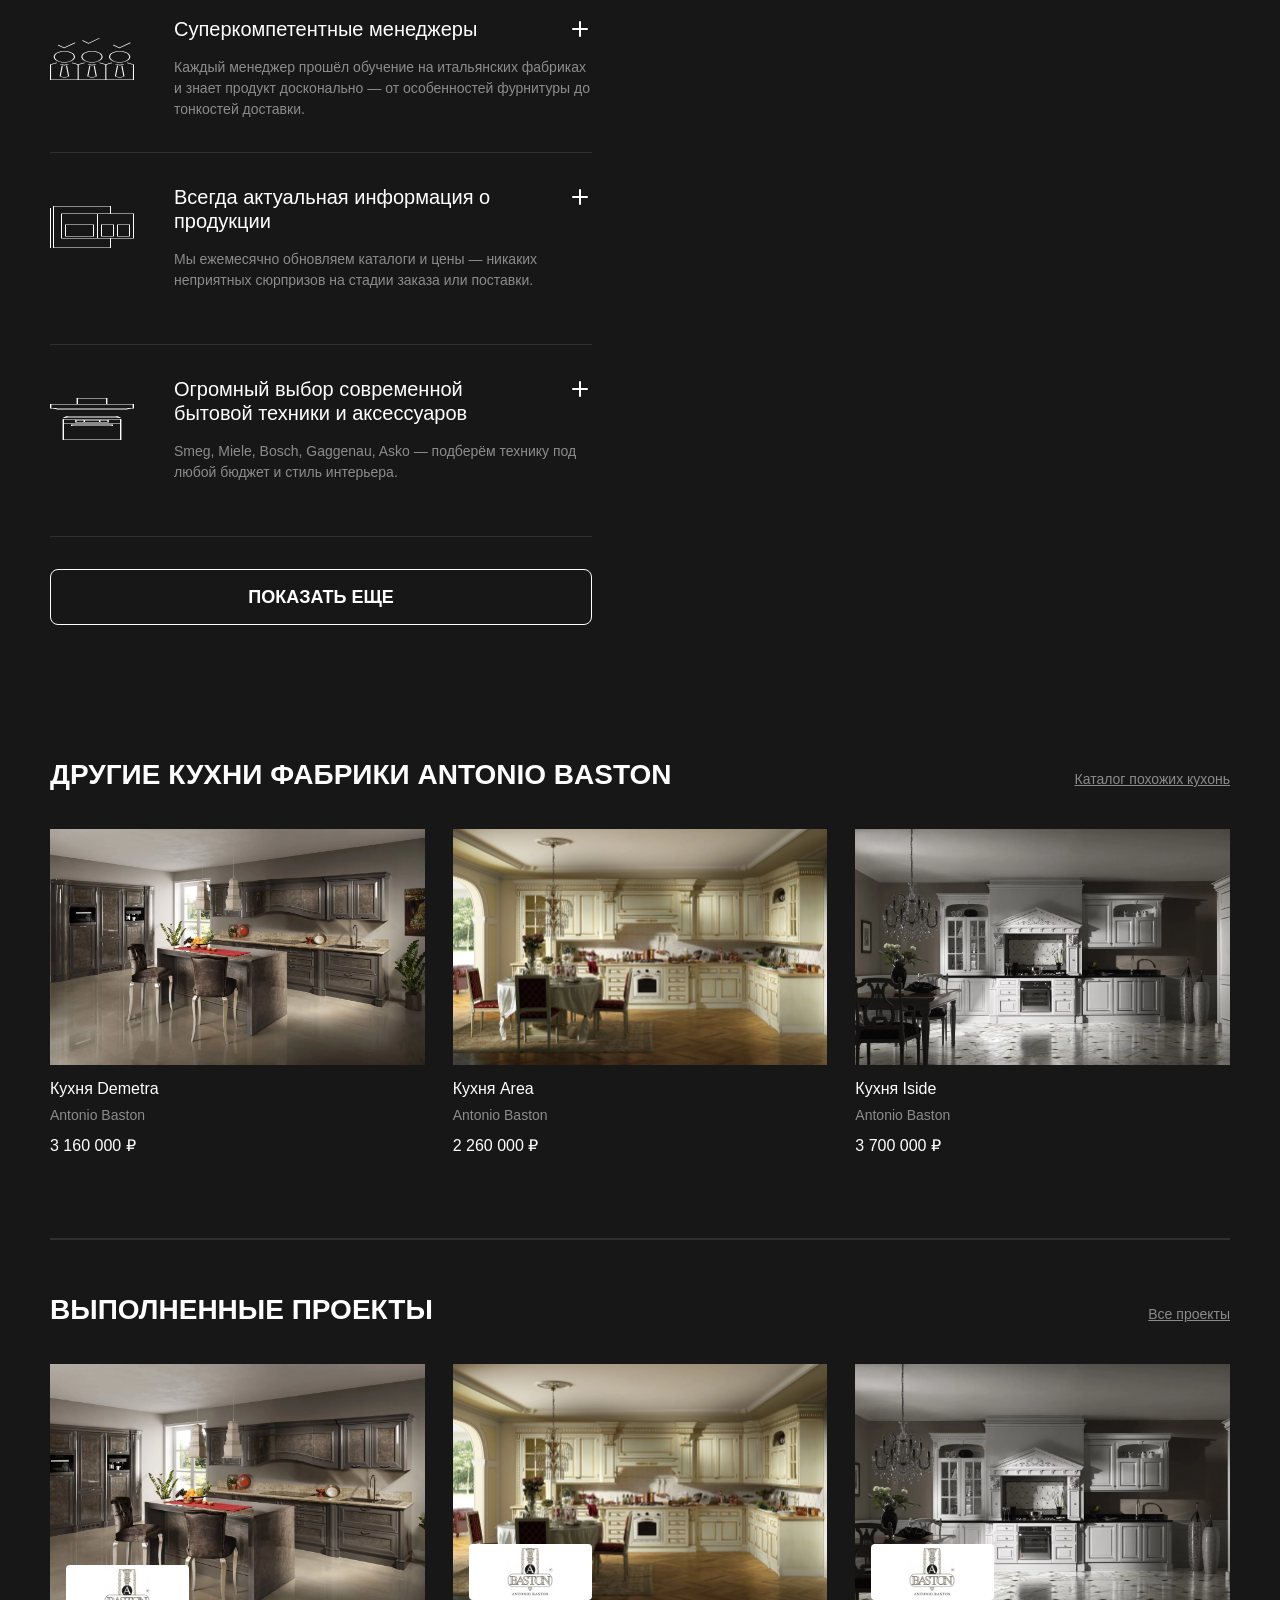
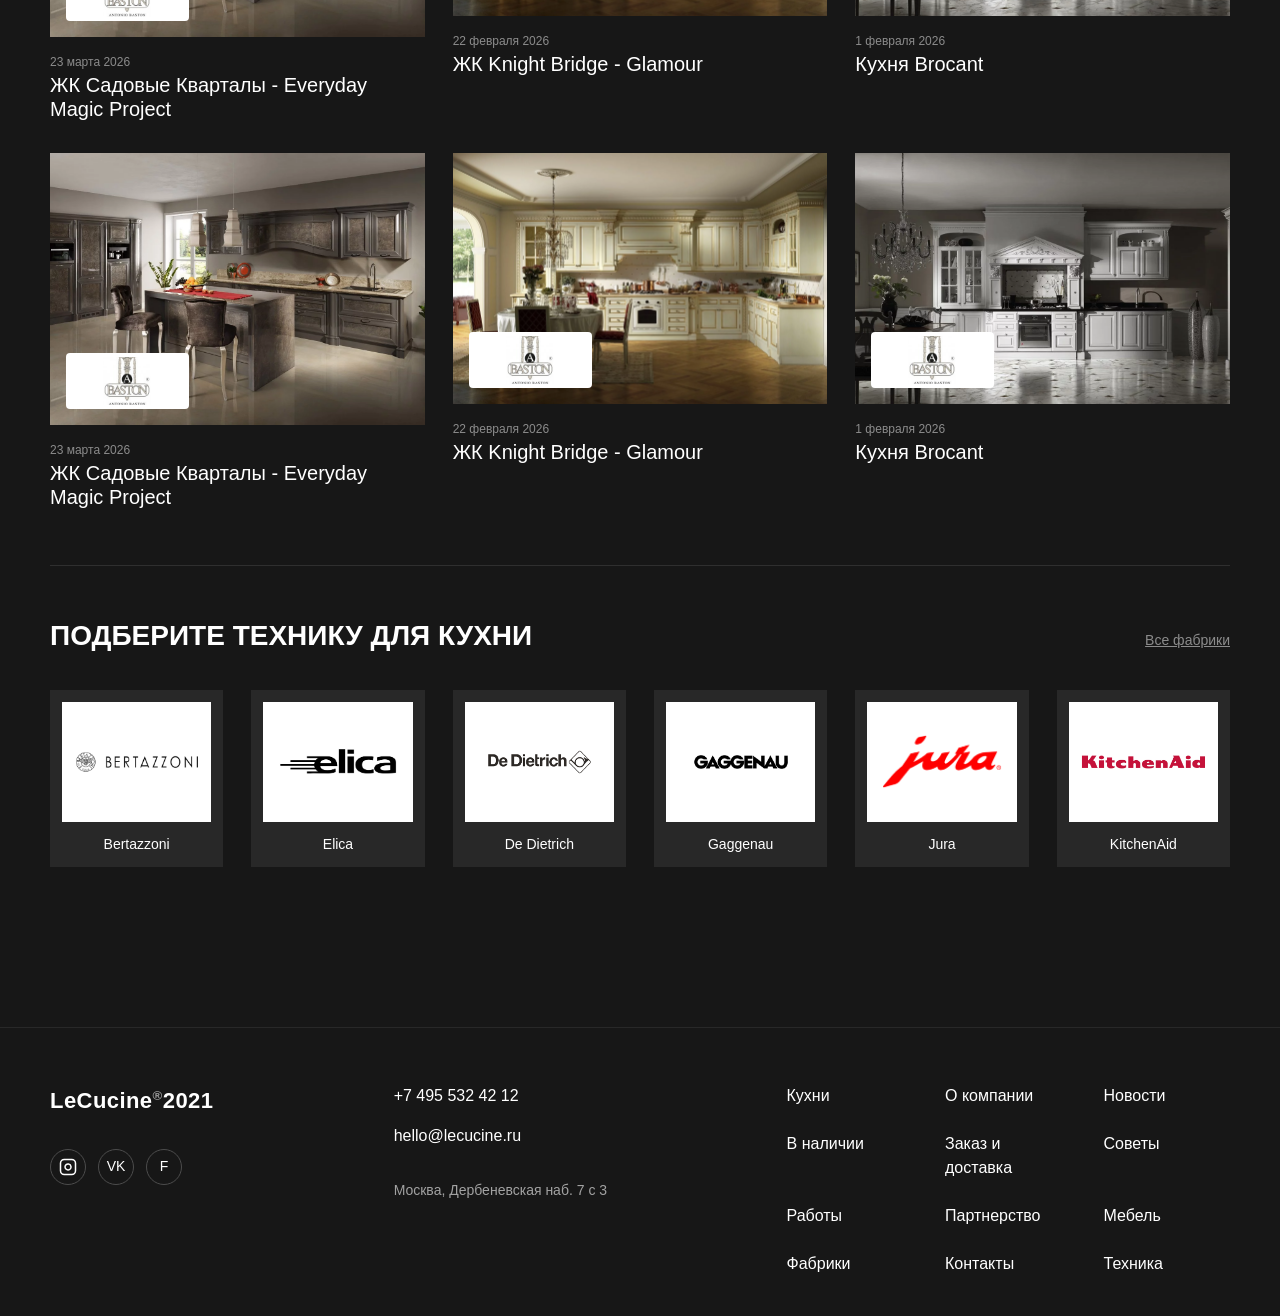
<file: pages/product/index.html>
<!DOCTYPE html>
<html lang="ru">
<head>
  <meta charset="UTF-8" />
  <meta name="viewport" content="width=device-width, initial-scale=1.0" />
  <title>Кухня Calliope (фабричная) — LeCucine</title>

  <link rel="preconnect" href="https://api.fontshare.com" />
  <link href="https://api.fontshare.com/v2/css?f[]=switzer@400,500,600,700,800,900&display=swap" rel="stylesheet" />

  <link rel="stylesheet" href="../../shared/styles/base.css" />
  <link rel="stylesheet" href="../../shared/styles/header.css" />
  <link rel="stylesheet" href="../../shared/styles/footer.css" />
  <link rel="stylesheet" href="../../shared/styles/mobile-menu.css" />
  <link rel="stylesheet" href="./styles.css" />
</head>
<body>

  <!-- ===== Header ===== -->
  <header class="site-header">
    <div class="container">
      <div class="site-header__inner">
        <div class="site-header__brand">
          <a href="/" class="site-header__logo">LECUCINE<sup>®</sup></a>
          <nav class="site-header__nav" aria-label="Главная навигация">
            <div class="site-header__top">
              <a href="/about">О компании</a>
              <a href="/delivery">Заказ и доставка</a>
              <a href="/partners">Партнерство</a>
              <a href="/novosti">Новости</a>
              <a href="/sovety">Советы</a>
            </div>
            <div class="site-header__main">
              <a href="/kuhni" class="active">Кухни</a>
              <a href="/v-nalichii">В наличии</a>
              <a href="/raboty">Работы</a>
              <a href="/fabriki">Фабрики</a>
              <a href="/mebel">Мебель</a>
              <a href="/kontakty">Контакты</a>
            </div>
          </nav>
        </div>
        <div class="site-header__aside">
          <div class="site-header__address">Москва, Дербеневская наб. 7 с 3</div>
          <div class="site-header__phone-row">
            <a href="tel:+74955324212" class="site-header__phone">+7 495 532 42 12</a>
            <button class="site-header__search" aria-label="Поиск">
              <svg width="18" height="18" viewBox="0 0 24 24" fill="none" stroke="currentColor" stroke-width="2" stroke-linecap="round" stroke-linejoin="round"><circle cx="11" cy="11" r="7" /><line x1="20" y1="20" x2="16.65" y2="16.65" /></svg>
            </button>
          </div>
        </div>
        <button class="site-header__burger" aria-label="Открыть меню">
          <span></span><span></span><span></span>
        </button>
      </div>
    </div>
  </header>

  <main>
    <div class="container">

      <!-- ===== Top: back + breadcrumbs ===== -->
      <div class="fproduct-top">
        <a href="/kuhni" class="fproduct-top__back" aria-label="Назад">
          <svg width="18" height="18" viewBox="0 0 24 24" fill="none" stroke="currentColor" stroke-width="2" stroke-linecap="round" stroke-linejoin="round">
            <line x1="19" y1="12" x2="5" y2="12" />
            <polyline points="12 19 5 12 12 5" />
          </svg>
        </a>
        <nav class="fproduct-top__crumbs" aria-label="Хлебные крошки">
          <a href="/">LeCucine</a><span class="sep">–</span>
          <a href="/kuhni">Все кухни</a><span class="sep">–</span>
          <a href="/kuhni/sovremennye">Современные кухни</a><span class="sep">–</span>
          <span class="current">Кухня Calliope</span>
        </nav>
      </div>

      <!-- ===== Main: 542 info + 770 gallery ===== -->
      <section class="fproduct-main">

        <!-- LEFT — info -->
        <div class="fproduct-info">

          <!-- Details (gap 40) -->
          <div class="fproduct-details">

            <!-- Title row (542w): text 428 + brand-logo 86 -->
            <div class="fproduct-title">
              <div class="fproduct-title__text">
                <div class="fproduct-title__text-inner">
                  <h1 class="fproduct-title__name">Кухня Calliope</h1>
                  <div class="fproduct-title__price-row">
                    <span class="fproduct-title__price-prefix">от</span>
                    <span class="fproduct-title__price-value">475 000 ₽</span>
                    <span class="fproduct-title__price-suffix">за м.п.</span>
                  </div>
                </div>
                <span class="fproduct-title__dealer">
                  <svg class="fproduct-title__dealer-icon" width="16" height="16" viewBox="0 0 16 16" fill="none" aria-hidden="true">
                    <path d="M8 1.6 9.7 2.6l1.9-.4 1.1 1.6 1.7.9-.4 1.9 1 1.7-1 1.7.4 1.9-1.7.9-1.1 1.6-1.9-.4L8 14.4l-1.7-1-1.9.4-1.1-1.6-1.7-.9.4-1.9-1-1.7 1-1.7-.4-1.9 1.7-.9L4.4 2.2l1.9.4L8 1.6z" stroke="currentColor" stroke-width="1.2" stroke-linejoin="round"/>
                    <path d="m5.6 8 1.6 1.6 3.2-3.2" stroke="currentColor" stroke-width="1.2" stroke-linecap="round" stroke-linejoin="round"/>
                  </svg>
                  Официальный дилер
                </span>
              </div>
              <a href="/fabriki/antonio-baston" class="fproduct-title__brand-logo" aria-label="Antonio Baston">
                <img src="../../assets/figma-product/brand-logo.png" alt="Antonio Baston" />
              </a>
            </div>

            <!-- Description -->
            <section class="fproduct-section">
              <div class="fproduct-section__title">Описание</div>
              <div class="fproduct-section__body">
                <p>Кухня Calliope — это настоящее произведение искусства, сочетающее в себе роскошь и функциональность. Его фасад из непреходящего мрамора Nero Antico придает острову элегантный шарм, в то время как столешница из стали Vintage придает ему характерную износостойкость.</p>
                <p>Черные глянцевые лакированные базовые блоки и стальные базовые блоки Vintage обрамляют остров, придавая ему современный стиль и прочность. Двери с колоннами из жидкой стали Aluminium 03 по бокам создают впечатление надежной защиты, а мраморная отделка Zimbabwe Black на задней стороне добавляет нотку роскоши и утонченности. Этот кухонный остров - не просто элемент интерьера, это произведение искусства, которое сделает вашу кухню настоящим центром внимания и комфорта.</p>
              </div>
            </section>

            <!-- CTA -->
            <button class="fproduct-cta" type="button">Хочу уточнить цену</button>

            <!-- Characteristics -->
            <section class="fproduct-specs">
              <div class="fproduct-specs__title">Характеристики</div>

              <div class="fproduct-specs__row fproduct-specs__row--tags">
                <span class="fproduct-specs__label">Стиль</span>
                <div class="fproduct-specs__tags">
                  <span class="fproduct-chip">Современный</span>
                  <span class="fproduct-chip">Классический</span>
                </div>
              </div>

              <div class="fproduct-specs__row fproduct-specs__row--tags">
                <span class="fproduct-specs__label">Отделка</span>
                <div class="fproduct-specs__tags">
                  <span class="fproduct-chip">С ручками</span>
                  <span class="fproduct-chip">Без ручек</span>
                  <span class="fproduct-chip">Со стеклом</span>
                </div>
              </div>

              <div class="fproduct-specs__row fproduct-specs__row--tags">
                <span class="fproduct-specs__label">Материал</span>
                <div class="fproduct-specs__tags">
                  <span class="fproduct-chip">Матовая покраска</span>
                  <span class="fproduct-chip">Мрамор</span>
                </div>
              </div>

              <div class="fproduct-specs__row fproduct-specs__row--tags">
                <span class="fproduct-specs__label">Цвет</span>
                <div class="fproduct-specs__tags">
                  <span class="fproduct-chip">
                    <span class="fproduct-chip__swatch" style="background:#705a45"></span>
                    Коричневый
                  </span>
                </div>
              </div>

              <div class="fproduct-specs__row fproduct-specs__row--tags">
                <span class="fproduct-specs__label">Форма</span>
                <div class="fproduct-specs__tags">
                  <span class="fproduct-chip">С островом</span>
                  <span class="fproduct-chip">Прямая</span>
                </div>
              </div>

              <div class="fproduct-specs__row">
                <span class="fproduct-specs__label">Изготовление</span>
                <span class="fproduct-specs__value">45-60 дней</span>
              </div>

              <div class="fproduct-specs__row">
                <span class="fproduct-specs__label">Доставка</span>
                <span class="fproduct-specs__value">2-3 недели</span>
              </div>
            </section>
          </div>

          <!-- Advantages (accordion) -->
          <section class="fproduct-advantages">
            <h2 class="fproduct-advantages__title">Преимущества работы с нами</h2>
            <div class="fproduct-advantages__list">

              <article class="advantage advantage--open">
                <div class="advantage__icon">
                  <img src="../../assets/figma-product/icon-project.svg" alt="" />
                </div>
                <div class="advantage__text">
                  <div class="advantage__head">
                    <h3 class="advantage__title">Огромный опыт проектирования кухонь любой сложности</h3>
                    <button class="advantage__toggle" type="button" aria-label="Развернуть">
                      <svg class="advantage__toggle-icon advantage__toggle-icon--minus" width="24" height="24" viewBox="0 0 24 24" fill="none" stroke="currentColor" stroke-width="2" stroke-linecap="round"><line x1="5" y1="12" x2="19" y2="12"/></svg>
                      <svg class="advantage__toggle-icon advantage__toggle-icon--plus" width="24" height="24" viewBox="0 0 24 24" fill="none" stroke="currentColor" stroke-width="2" stroke-linecap="round"><line x1="5" y1="12" x2="19" y2="12"/><line x1="12" y1="5" x2="12" y2="19"/></svg>
                    </button>
                  </div>
                  <div class="advantage__body">
                    Не тратьте время на поиск фабрики. С нашим 15-летним опытом мы подберём оптимального производителя, который реализует вашу кухню мечты без переплат и компромиссов по качеству.
                  </div>
                </div>
              </article>

              <article class="advantage">
                <div class="advantage__icon">
                  <img src="../../assets/figma-product/icon-support.svg" alt="" />
                </div>
                <div class="advantage__text">
                  <div class="advantage__head">
                    <h3 class="advantage__title">Суперкомпетентные менеджеры</h3>
                    <button class="advantage__toggle" type="button" aria-label="Развернуть">
                      <svg class="advantage__toggle-icon advantage__toggle-icon--minus" width="24" height="24" viewBox="0 0 24 24" fill="none" stroke="currentColor" stroke-width="2" stroke-linecap="round"><line x1="5" y1="12" x2="19" y2="12"/></svg>
                      <svg class="advantage__toggle-icon advantage__toggle-icon--plus" width="24" height="24" viewBox="0 0 24 24" fill="none" stroke="currentColor" stroke-width="2" stroke-linecap="round"><line x1="5" y1="12" x2="19" y2="12"/><line x1="12" y1="5" x2="12" y2="19"/></svg>
                    </button>
                  </div>
                  <div class="advantage__body">
                    Каждый менеджер прошёл обучение на итальянских фабриках и знает продукт досконально — от особенностей фурнитуры до тонкостей доставки.
                  </div>
                </div>
              </article>

              <article class="advantage">
                <div class="advantage__icon">
                  <img src="../../assets/figma-product/icon-info.svg" alt="" />
                </div>
                <div class="advantage__text">
                  <div class="advantage__head">
                    <h3 class="advantage__title">Всегда актуальная информация о продукции</h3>
                    <button class="advantage__toggle" type="button" aria-label="Развернуть">
                      <svg class="advantage__toggle-icon advantage__toggle-icon--minus" width="24" height="24" viewBox="0 0 24 24" fill="none" stroke="currentColor" stroke-width="2" stroke-linecap="round"><line x1="5" y1="12" x2="19" y2="12"/></svg>
                      <svg class="advantage__toggle-icon advantage__toggle-icon--plus" width="24" height="24" viewBox="0 0 24 24" fill="none" stroke="currentColor" stroke-width="2" stroke-linecap="round"><line x1="5" y1="12" x2="19" y2="12"/><line x1="12" y1="5" x2="12" y2="19"/></svg>
                    </button>
                  </div>
                  <div class="advantage__body">
                    Мы ежемесячно обновляем каталоги и цены — никаких неприятных сюрпризов на стадии заказа или поставки.
                  </div>
                </div>
              </article>

              <article class="advantage">
                <div class="advantage__icon">
                  <img src="../../assets/figma-product/icon-range.svg" alt="" />
                </div>
                <div class="advantage__text">
                  <div class="advantage__head">
                    <h3 class="advantage__title">Огромный выбор современной бытовой техники и аксессуаров</h3>
                    <button class="advantage__toggle" type="button" aria-label="Развернуть">
                      <svg class="advantage__toggle-icon advantage__toggle-icon--minus" width="24" height="24" viewBox="0 0 24 24" fill="none" stroke="currentColor" stroke-width="2" stroke-linecap="round"><line x1="5" y1="12" x2="19" y2="12"/></svg>
                      <svg class="advantage__toggle-icon advantage__toggle-icon--plus" width="24" height="24" viewBox="0 0 24 24" fill="none" stroke="currentColor" stroke-width="2" stroke-linecap="round"><line x1="5" y1="12" x2="19" y2="12"/><line x1="12" y1="5" x2="12" y2="19"/></svg>
                    </button>
                  </div>
                  <div class="advantage__body">
                    Smeg, Miele, Bosch, Gaggenau, Asko — подберём технику под любой бюджет и стиль интерьера.
                  </div>
                </div>
              </article>
            </div>

            <button class="fproduct-advantages__more" type="button">Показать еще</button>
          </section>

        </div>

        <!-- RIGHT — gallery 770w stack (3 photos + show more) -->
        <div class="fproduct-gallery">
          <div class="fproduct-gallery__main">
            <img class="fproduct-gallery__img" src="../../assets/figma-product/gallery-1.jpg" alt="Кухня Calliope — фото 1" />
            <a href="/raboty/1" class="fproduct-gallery__widget">
              <img class="fproduct-gallery__widget-preview" src="../../assets/figma-product/preview.jpg" alt="" />
              <span class="fproduct-gallery__widget-text">Выполненный проект c кухней <strong>Calliope</strong></span>
            </a>
          </div>
          <div class="fproduct-gallery__main">
            <img class="fproduct-gallery__img" src="../../assets/figma-product/gallery-2.jpg" alt="Кухня Calliope — фото 2" />
          </div>
          <div class="fproduct-gallery__main">
            <img class="fproduct-gallery__img" src="../../assets/figma-product/gallery-3.jpg" alt="Кухня Calliope — фото 3" />
          </div>
          <button class="fproduct-gallery__more" type="button">Показать ещё</button>
        </div>

      </section>

      <!-- ===== Related kitchens (same factory) — 3 col ===== -->
      <section class="related related--products">
        <div class="related__header">
          <h2 class="related__title">Другие кухни фабрики Antonio Baston</h2>
          <a href="/fabriki/antonio-baston" class="related__link">Каталог похожих кухонь</a>
        </div>
        <div class="related__grid related__grid--3">
          <article class="related-card">
            <div class="related-card__img-wrap">
              <img class="related-card__img" src="../../assets/figma-product/related-1.jpg" alt="" />
            </div>
            <div class="related-card__body">
              <div class="related-card__name">Кухня Demetra</div>
              <div class="related-card__brand">Antonio Baston</div>
              <div class="related-card__price">3 160 000 ₽</div>
            </div>
          </article>
          <article class="related-card">
            <div class="related-card__img-wrap">
              <img class="related-card__img" src="../../assets/figma-product/related-2.jpg" alt="" />
            </div>
            <div class="related-card__body">
              <div class="related-card__name">Кухня Area</div>
              <div class="related-card__brand">Antonio Baston</div>
              <div class="related-card__price">2 260 000 ₽</div>
            </div>
          </article>
          <article class="related-card">
            <div class="related-card__img-wrap">
              <img class="related-card__img" src="../../assets/figma-product/related-3.jpg" alt="" />
            </div>
            <div class="related-card__body">
              <div class="related-card__name">Кухня Iside</div>
              <div class="related-card__brand">Antonio Baston</div>
              <div class="related-card__price">3 700 000 ₽</div>
            </div>
          </article>
        </div>
      </section>

      <!-- ===== Completed projects (6 cards: 3×2) — Figma 1:1519 ===== -->
      <section class="related related--projects">
        <div class="related__header">
          <h2 class="related__title">Выполненные проекты</h2>
          <a href="/raboty" class="related__link">Все проекты</a>
        </div>
        <div class="related__grid related__grid--3">
          <article class="project-card">
            <a href="/raboty/1" class="project-card__media project-card__media--tall">
              <img class="project-card__img" src="../../assets/figma-product/related-1.jpg" alt="" />
              <span class="project-card__brand"><img src="../../assets/figma-product/brand-logo.png" alt="Antonio Baston" /></span>
            </a>
            <div class="project-card__body">
              <div class="project-card__date">23 марта 2026</div>
              <a href="/raboty/1" class="project-card__title">ЖК Садовые Кварталы - Everyday Magic Project</a>
            </div>
          </article>
          <article class="project-card">
            <a href="/raboty/2" class="project-card__media">
              <img class="project-card__img" src="../../assets/figma-product/related-2.jpg" alt="" />
              <span class="project-card__brand"><img src="../../assets/figma-product/brand-logo.png" alt="Antonio Baston" /></span>
            </a>
            <div class="project-card__body">
              <div class="project-card__date">22 февраля 2026</div>
              <a href="/raboty/2" class="project-card__title">ЖК Knight Bridge - Glamour</a>
            </div>
          </article>
          <article class="project-card">
            <a href="/raboty/3" class="project-card__media">
              <img class="project-card__img" src="../../assets/figma-product/related-3.jpg" alt="" />
              <span class="project-card__brand"><img src="../../assets/figma-product/brand-logo.png" alt="Antonio Baston" /></span>
            </a>
            <div class="project-card__body">
              <div class="project-card__date">1 февраля 2026</div>
              <a href="/raboty/3" class="project-card__title">Кухня Brocant</a>
            </div>
          </article>
          <article class="project-card">
            <a href="/raboty/4" class="project-card__media project-card__media--tall">
              <img class="project-card__img" src="../../assets/figma-product/related-1.jpg" alt="" />
              <span class="project-card__brand"><img src="../../assets/figma-product/brand-logo.png" alt="Antonio Baston" /></span>
            </a>
            <div class="project-card__body">
              <div class="project-card__date">23 марта 2026</div>
              <a href="/raboty/4" class="project-card__title">ЖК Садовые Кварталы - Everyday Magic Project</a>
            </div>
          </article>
          <article class="project-card">
            <a href="/raboty/5" class="project-card__media">
              <img class="project-card__img" src="../../assets/figma-product/related-2.jpg" alt="" />
              <span class="project-card__brand"><img src="../../assets/figma-product/brand-logo.png" alt="Antonio Baston" /></span>
            </a>
            <div class="project-card__body">
              <div class="project-card__date">22 февраля 2026</div>
              <a href="/raboty/5" class="project-card__title">ЖК Knight Bridge - Glamour</a>
            </div>
          </article>
          <article class="project-card">
            <a href="/raboty/6" class="project-card__media">
              <img class="project-card__img" src="../../assets/figma-product/related-3.jpg" alt="" />
              <span class="project-card__brand"><img src="../../assets/figma-product/brand-logo.png" alt="Antonio Baston" /></span>
            </a>
            <div class="project-card__body">
              <div class="project-card__date">1 февраля 2026</div>
              <a href="/raboty/6" class="project-card__title">Кухня Brocant</a>
            </div>
          </article>
        </div>
      </section>

      <!-- ===== Appliance brands (6) — Figma 1:1489 ===== -->
      <section class="related related--brands">
        <div class="related__header">
          <h2 class="related__title">Подберите технику для кухни</h2>
          <a href="/tehnika" class="related__link">Все фабрики</a>
        </div>
        <div class="brand-grid">
          <div class="brand-card">
            <div class="brand-card__logo"><img src="../../assets/figma-product/logo-bertazzoni.png" alt="Bertazzoni" /></div>
            <span class="brand-card__name">Bertazzoni</span>
          </div>
          <div class="brand-card">
            <div class="brand-card__logo"><img src="../../assets/figma-product/logo-elica.png" alt="Elica" /></div>
            <span class="brand-card__name">Elica</span>
          </div>
          <div class="brand-card">
            <div class="brand-card__logo"><img src="../../assets/figma-product/logo-dedietrich.png" alt="De Dietrich" /></div>
            <span class="brand-card__name">De Dietrich</span>
          </div>
          <div class="brand-card">
            <div class="brand-card__logo"><img src="../../assets/figma-product/logo-gaggenau.png" alt="Gaggenau" /></div>
            <span class="brand-card__name">Gaggenau</span>
          </div>
          <div class="brand-card">
            <div class="brand-card__logo"><img src="../../assets/figma-product/logo-jura.png" alt="Jura" /></div>
            <span class="brand-card__name">Jura</span>
          </div>
          <div class="brand-card">
            <div class="brand-card__logo"><img src="../../assets/figma-product/logo-kitchenaid.png" alt="KitchenAid" /></div>
            <span class="brand-card__name">KitchenAid</span>
          </div>
        </div>
      </section>

    </div>
  </main>

  <!-- ===== Footer ===== -->
  <footer class="site-footer">
    <div class="container">
      <div class="site-footer__grid">
        <div class="site-footer__brand">
          <div class="site-footer__logo">LeCucine<sup>®</sup>2021</div>
          <div class="site-footer__socials">
            <a href="#" class="site-footer__social" aria-label="Instagram">
              <svg width="18" height="18" viewBox="0 0 24 24" fill="none" stroke="currentColor" stroke-width="2"><rect x="2" y="2" width="20" height="20" rx="5" ry="5" /><path d="M16 11.37A4 4 0 1 1 12.63 8 4 4 0 0 1 16 11.37z" /><line x1="17.5" y1="6.5" x2="17.51" y2="6.5" /></svg>
            </a>
            <a href="#" class="site-footer__social" aria-label="ВКонтакте">VK</a>
            <a href="#" class="site-footer__social" aria-label="Facebook">F</a>
          </div>
        </div>
        <div class="site-footer__contacts">
          <a href="tel:+74955324212">+7 495 532 42 12</a>
          <a href="mailto:hello@lecucine.ru">hello@lecucine.ru</a>
          <div class="site-footer__address">Москва, Дербеневская наб. 7 с 3</div>
        </div>
        <nav class="site-footer__nav" aria-label="Подвал — навигация">
          <a href="/kuhni">Кухни</a>
          <a href="/about">О компании</a>
          <a href="/novosti">Новости</a>
          <a href="/v-nalichii">В наличии</a>
          <a href="/delivery">Заказ и доставка</a>
          <a href="/sovety">Советы</a>
          <a href="/raboty">Работы</a>
          <a href="/partners">Партнерство</a>
          <a href="/mebel">Мебель</a>
          <a href="/fabriki">Фабрики</a>
          <a href="/kontakty">Контакты</a>
          <a href="/tehnika">Техника</a>
        </nav>
      </div>
    </div>
  </footer>

  <script>
    document.querySelectorAll('.advantage__head').forEach(head => {
      head.addEventListener('click', () => {
        head.closest('.advantage').classList.toggle('advantage--open');
      });
    });
  </script>
  <script src="../../shared/scripts/mobile-menu.js" defer></script>
</body>
</html>
</file>
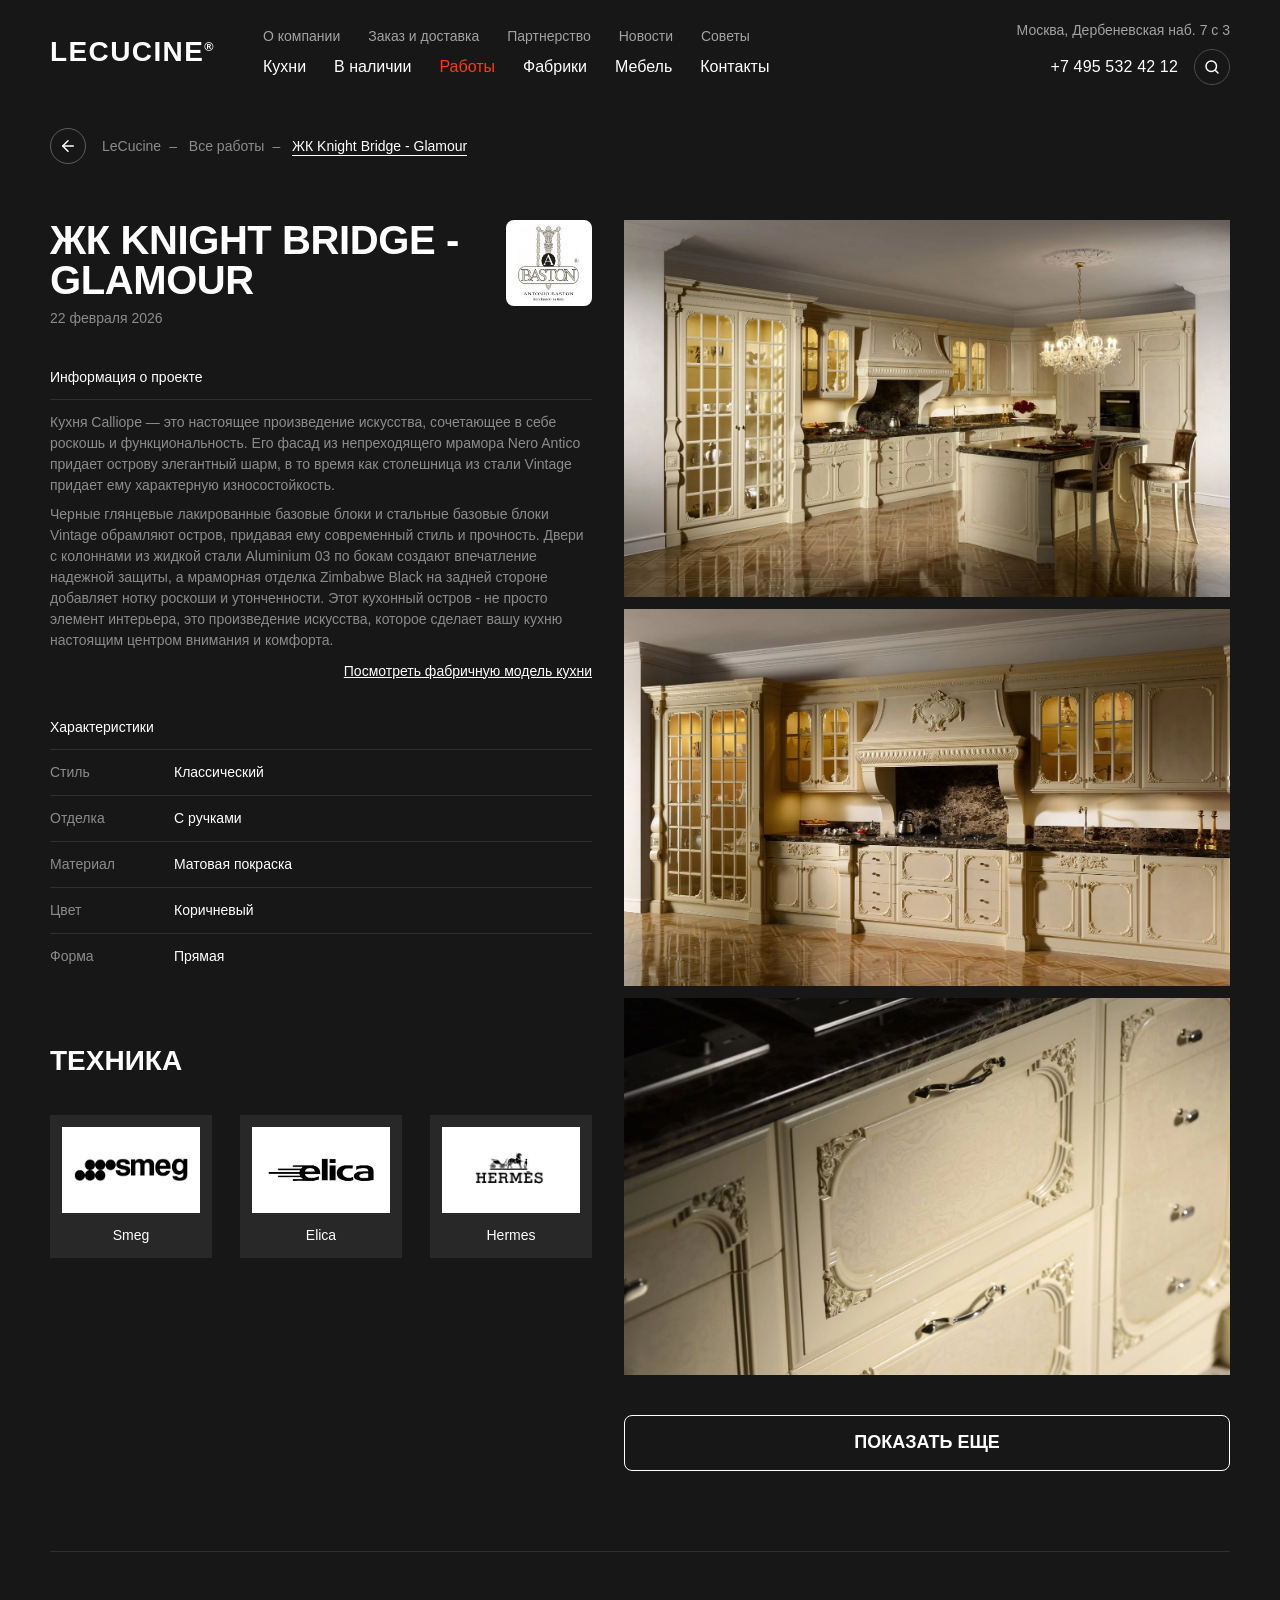
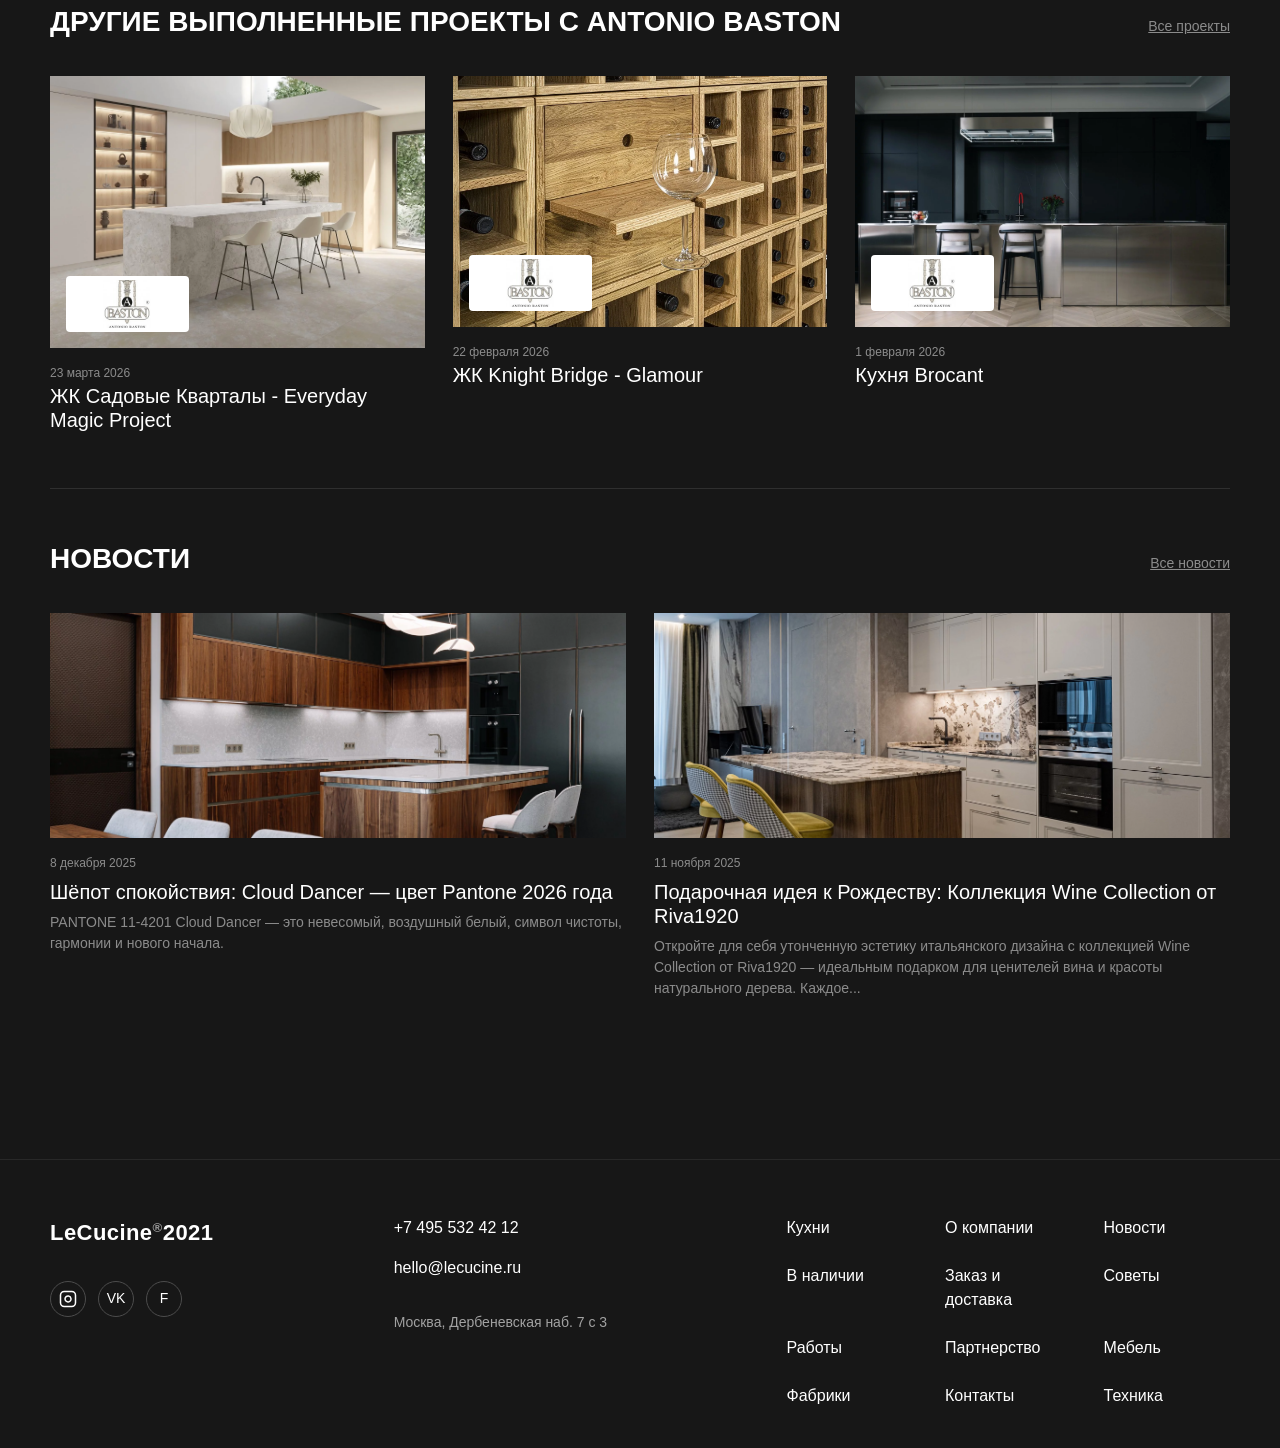
<file: pages/project/index.html>
<!DOCTYPE html>
<html lang="ru">
<head>
  <meta charset="UTF-8" />
  <meta name="viewport" content="width=device-width, initial-scale=1.0" />
  <title>ЖК Knight Bridge — Glamour — LeCucine</title>

  <link rel="preconnect" href="https://api.fontshare.com" />
  <link href="https://api.fontshare.com/v2/css?f[]=switzer@400,500,600,700,800,900&display=swap" rel="stylesheet" />

  <link rel="stylesheet" href="../../shared/styles/base.css" />
  <link rel="stylesheet" href="../../shared/styles/header.css" />
  <link rel="stylesheet" href="../../shared/styles/footer.css" />
  <link rel="stylesheet" href="../../shared/styles/mobile-menu.css" />
  <link rel="stylesheet" href="./styles.css" />
</head>
<body>

  <!-- ===== Header ===== -->
  <header class="site-header">
    <div class="container">
      <div class="site-header__inner">
        <div class="site-header__brand">
          <a href="/" class="site-header__logo">LECUCINE<sup>®</sup></a>
          <nav class="site-header__nav" aria-label="Главная навигация">
            <div class="site-header__top">
              <a href="/about">О компании</a>
              <a href="/delivery">Заказ и доставка</a>
              <a href="/partners">Партнерство</a>
              <a href="/novosti">Новости</a>
              <a href="/sovety">Советы</a>
            </div>
            <div class="site-header__main">
              <a href="/kuhni">Кухни</a>
              <a href="/v-nalichii">В наличии</a>
              <a href="/raboty" class="active">Работы</a>
              <a href="/fabriki">Фабрики</a>
              <a href="/mebel">Мебель</a>
              <a href="/kontakty">Контакты</a>
            </div>
          </nav>
        </div>
        <div class="site-header__aside">
          <div class="site-header__address">Москва, Дербеневская наб. 7 с 3</div>
          <div class="site-header__phone-row">
            <a href="tel:+74955324212" class="site-header__phone">+7 495 532 42 12</a>
            <button class="site-header__search" aria-label="Поиск">
              <svg width="18" height="18" viewBox="0 0 24 24" fill="none" stroke="currentColor" stroke-width="2" stroke-linecap="round" stroke-linejoin="round"><circle cx="11" cy="11" r="7" /><line x1="20" y1="20" x2="16.65" y2="16.65" /></svg>
            </button>
          </div>
        </div>
        <button class="site-header__burger" aria-label="Открыть меню"><span></span><span></span><span></span></button>
      </div>
    </div>
  </header>

  <main>
    <div class="container">

      <!-- ===== Top: back + breadcrumbs ===== -->
      <div class="proj-top">
        <a href="/raboty" class="proj-top__back" aria-label="Назад">
          <svg width="18" height="18" viewBox="0 0 24 24" fill="none" stroke="currentColor" stroke-width="2" stroke-linecap="round" stroke-linejoin="round"><line x1="19" y1="12" x2="5" y2="12" /><polyline points="12 19 5 12 12 5" /></svg>
        </a>
        <nav class="proj-top__crumbs" aria-label="Хлебные крошки">
          <a href="/">LeCucine</a><span class="sep">–</span>
          <a href="/raboty">Все работы</a><span class="sep">–</span>
          <span class="current">ЖК Knight Bridge - Glamour</span>
        </nav>
      </div>

      <!-- ===== Main: 542 info + 770 gallery ===== -->
      <section class="proj-main">

        <!-- LEFT — info -->
        <div class="proj-info">

          <!-- Details -->
          <div class="proj-details">

            <!-- Title row -->
            <div class="proj-title">
              <div class="proj-title__text">
                <h1 class="proj-title__name">ЖК Knight Bridge - Glamour</h1>
                <div class="proj-title__date">22 февраля 2026</div>
              </div>
              <a href="/fabriki/antonio-baston" class="proj-title__brand-logo" aria-label="Antonio Baston">
                <img src="../../assets/figma-project/brand-logo.png" alt="Antonio Baston" />
              </a>
            </div>

            <!-- Description -->
            <section class="proj-section">
              <div class="proj-section__title">Информация о проекте</div>
              <div class="proj-section__body">
                <p>Кухня Calliope — это настоящее произведение искусства, сочетающее в себе роскошь и функциональность. Его фасад из непреходящего мрамора Nero Antico придает острову элегантный шарм, в то время как столешница из стали Vintage придает ему характерную износостойкость.</p>
                <p>Черные глянцевые лакированные базовые блоки и стальные базовые блоки Vintage обрамляют остров, придавая ему современный стиль и прочность. Двери с колоннами из жидкой стали Aluminium 03 по бокам создают впечатление надежной защиты, а мраморная отделка Zimbabwe Black на задней стороне добавляет нотку роскоши и утонченности. Этот кухонный остров - не просто элемент интерьера, это произведение искусства, которое сделает вашу кухню настоящим центром внимания и комфорта.</p>
              </div>
              <a href="/fabriki/antonio-baston" class="proj-section__link">Посмотреть фабричную модель кухни</a>
            </section>

            <!-- Characteristics -->
            <section class="proj-specs">
              <div class="proj-specs__title">Характеристики</div>
              <div class="proj-specs__row">
                <span class="proj-specs__label">Стиль</span>
                <span class="proj-specs__value">Классический</span>
              </div>
              <div class="proj-specs__row">
                <span class="proj-specs__label">Отделка</span>
                <span class="proj-specs__value">С ручками</span>
              </div>
              <div class="proj-specs__row">
                <span class="proj-specs__label">Материал</span>
                <span class="proj-specs__value">Матовая покраска</span>
              </div>
              <div class="proj-specs__row">
                <span class="proj-specs__label">Цвет</span>
                <span class="proj-specs__value">Коричневый</span>
              </div>
              <div class="proj-specs__row">
                <span class="proj-specs__label">Форма</span>
                <span class="proj-specs__value">Прямая</span>
              </div>
            </section>
          </div>

          <!-- Appliances -->
          <section class="proj-appliances">
            <h2 class="proj-appliances__title">Техника</h2>
            <div class="proj-appliances__grid">
              <div class="appliance-card">
                <div class="appliance-card__logo"><img src="../../assets/figma-project/logo-smeg.png" alt="Smeg" /></div>
                <span class="appliance-card__name">Smeg</span>
              </div>
              <div class="appliance-card">
                <div class="appliance-card__logo"><img src="../../assets/figma-project/logo-elica.png" alt="Elica" /></div>
                <span class="appliance-card__name">Elica</span>
              </div>
              <div class="appliance-card">
                <div class="appliance-card__logo"><img src="../../assets/figma-project/logo-hermes.png" alt="Hermes" /></div>
                <span class="appliance-card__name">Hermes</span>
              </div>
            </div>
          </section>
        </div>

        <!-- RIGHT — gallery (3 photos + show more) -->
        <div class="proj-gallery">
          <div class="proj-gallery__main">
            <img class="proj-gallery__img" src="../../assets/figma-project/gallery-1.jpg" alt="ЖК Knight Bridge — фото 1" />
          </div>
          <div class="proj-gallery__main">
            <img class="proj-gallery__img" src="../../assets/figma-project/gallery-2.jpg" alt="ЖК Knight Bridge — фото 2" />
          </div>
          <div class="proj-gallery__main">
            <img class="proj-gallery__img" src="../../assets/figma-project/gallery-3.jpg" alt="ЖК Knight Bridge — фото 3" />
          </div>
          <button class="proj-gallery__more" type="button">Показать еще</button>
        </div>

      </section>

      <!-- ===== Other projects ===== -->
      <section class="related related--projects">
        <div class="related__header">
          <h2 class="related__title">Другие выполненные проекты с Antonio Baston</h2>
          <a href="/raboty" class="related__link">Все проекты</a>
        </div>
        <div class="related__grid related__grid--3">
          <article class="project-card">
            <a href="/raboty/1" class="project-card__media project-card__media--tall">
              <img class="project-card__img" src="../../assets/figma-project/other-1.jpg" alt="" />
              <span class="project-card__brand"><img src="../../assets/figma-project/brand-logo.png" alt="Antonio Baston" /></span>
            </a>
            <div class="project-card__body">
              <div class="project-card__date">23 марта 2026</div>
              <a href="/raboty/1" class="project-card__title">ЖК Садовые Кварталы - Everyday Magic Project</a>
            </div>
          </article>
          <article class="project-card">
            <a href="/raboty/2" class="project-card__media">
              <img class="project-card__img" src="../../assets/figma-project/other-2.jpg" alt="" />
              <span class="project-card__brand"><img src="../../assets/figma-project/brand-logo.png" alt="Antonio Baston" /></span>
            </a>
            <div class="project-card__body">
              <div class="project-card__date">22 февраля 2026</div>
              <a href="/raboty/2" class="project-card__title">ЖК Knight Bridge - Glamour</a>
            </div>
          </article>
          <article class="project-card">
            <a href="/raboty/3" class="project-card__media">
              <img class="project-card__img" src="../../assets/figma-project/other-3.jpg" alt="" />
              <span class="project-card__brand"><img src="../../assets/figma-project/brand-logo.png" alt="Antonio Baston" /></span>
            </a>
            <div class="project-card__body">
              <div class="project-card__date">1 февраля 2026</div>
              <a href="/raboty/3" class="project-card__title">Кухня Brocant</a>
            </div>
          </article>
        </div>
      </section>

      <!-- ===== News (2 col) ===== -->
      <section class="related related--news">
        <div class="related__header">
          <h2 class="related__title">Новости</h2>
          <a href="/novosti" class="related__link">Все новости</a>
        </div>
        <div class="related__grid related__grid--2">
          <article class="news-card">
            <a href="/novosti/1" class="news-card__media">
              <img class="news-card__img" src="../../assets/figma-project/related-1.jpg" alt="" />
            </a>
            <div class="news-card__body">
              <div class="news-card__date">8 декабря 2025</div>
              <a href="/novosti/1" class="news-card__title">Шёпот спокойствия: Cloud Dancer — цвет Pantone 2026 года</a>
              <p class="news-card__excerpt">PANTONE 11-4201 Cloud Dancer — это невесомый, воздушный белый, символ чистоты, гармонии и нового начала.</p>
            </div>
          </article>
          <article class="news-card">
            <a href="/novosti/2" class="news-card__media">
              <img class="news-card__img" src="../../assets/figma-project/related-2.jpg" alt="" />
            </a>
            <div class="news-card__body">
              <div class="news-card__date">11 ноября 2025</div>
              <a href="/novosti/2" class="news-card__title">Подарочная идея к Рождеству: Коллекция Wine Collection от Riva1920</a>
              <p class="news-card__excerpt">Откройте для себя утонченную эстетику итальянского дизайна с коллекцией Wine Collection от Riva1920 — идеальным подарком для ценителей вина и красоты натурального дерева. Каждое...</p>
            </div>
          </article>
        </div>
      </section>

    </div>
  </main>

  <!-- ===== Footer ===== -->
  <footer class="site-footer">
    <div class="container">
      <div class="site-footer__grid">
        <div class="site-footer__brand">
          <div class="site-footer__logo">LeCucine<sup>®</sup>2021</div>
          <div class="site-footer__socials">
            <a href="#" class="site-footer__social" aria-label="Instagram">
              <svg width="18" height="18" viewBox="0 0 24 24" fill="none" stroke="currentColor" stroke-width="2"><rect x="2" y="2" width="20" height="20" rx="5" ry="5" /><path d="M16 11.37A4 4 0 1 1 12.63 8 4 4 0 0 1 16 11.37z" /><line x1="17.5" y1="6.5" x2="17.51" y2="6.5" /></svg>
            </a>
            <a href="#" class="site-footer__social" aria-label="ВКонтакте">VK</a>
            <a href="#" class="site-footer__social" aria-label="Facebook">F</a>
          </div>
        </div>
        <div class="site-footer__contacts">
          <a href="tel:+74955324212">+7 495 532 42 12</a>
          <a href="mailto:hello@lecucine.ru">hello@lecucine.ru</a>
          <div class="site-footer__address">Москва, Дербеневская наб. 7 с 3</div>
        </div>
        <nav class="site-footer__nav" aria-label="Подвал — навигация">
          <a href="/kuhni">Кухни</a>
          <a href="/about">О компании</a>
          <a href="/novosti">Новости</a>
          <a href="/v-nalichii">В наличии</a>
          <a href="/delivery">Заказ и доставка</a>
          <a href="/sovety">Советы</a>
          <a href="/raboty">Работы</a>
          <a href="/partners">Партнерство</a>
          <a href="/mebel">Мебель</a>
          <a href="/fabriki">Фабрики</a>
          <a href="/kontakty">Контакты</a>
          <a href="/tehnika">Техника</a>
        </nav>
      </div>
    </div>
  </footer>

  <script src="../../shared/scripts/mobile-menu.js" defer></script>
</body>
</html>
</file>
<file: shared/styles/base.css>
/* ===== Design tokens — точные значения из Figma макета ===== */
:root {
  /* --- Colors --- */
  --bg: #171717;          /* основной фон страницы */
  --bg-deep: #090d18;     /* инверсный/глубокий фон секций */
  --bg-elev: #282828;     /* card / dropdown / elevated */
  --bg-elev-soft: #1a1a1a;
  --text: #ffffff;
  --text-muted: rgba(255, 255, 255, 0.6);
  --text-dim: rgba(255, 255, 255, 0.4);
  --border: #282828;
  --border-strong: #4c4c4c;

  --accent: #ff390e;       /* основной красный — CTA */
  --accent-hover: #ff602e; /* hover + бейдж "Новинка" */
  --accent-soft: #ffca80;  /* мягкий peach-бейдж */
  --success: #19b57f;      /* зелёный — star/успех */

  /* --- Layout --- */
  --container: 1340px;
  --gutter-desktop: 50px;
  --gutter-tablet: 24px;
  --gutter-mobile: 16px;

  --radius-xs: 2px;
  --radius-sm: 4px;
  --radius-md: 6px;

  /* --- Typography (Figma: Graphik LC Web → fallback Switzer/Inter) --- */
  --font-sans: 'Switzer', 'Graphik LC Web', 'Inter', -apple-system, BlinkMacSystemFont, 'Segoe UI', Roboto, sans-serif;
  --font-caps: 'Switzer', 'Helvetica Neue', 'Inter', sans-serif;

  /* Шкала размеров — реальные из макета */
  --fs-12: 12px;   /* tiny — captions */
  --fs-13: 13px;   /* uppercase mini, letter-spacing 0.26 */
  --fs-14: 14px;   /* body small */
  --fs-16: 16px;   /* body */
  --fs-20: 20px;   /* h3 / link big */
  --fs-28: 28px;   /* h2 — bold 800 */
  --fs-40: 40px;   /* h1 — bold 800 */

  /* Line heights — точные из макета */
  --lh-tight: 1.0;
  --lh-body: 1.5;
  --lh-14: 14px;
  --lh-21: 21px;
  --lh-24: 24px;

  /* Веса */
  --fw-regular: 400;
  --fw-bold: 800;

  /* === Backward-compat aliases (для старых стилей) === */
  --fs-xs: var(--fs-12);
  --fs-sm: var(--fs-14);
  --fs-base: var(--fs-16);
  --fs-md: var(--fs-16);
  --fs-lg: var(--fs-20);
  --fs-xl: var(--fs-28);
  --fs-2xl: var(--fs-40);
  --fs-3xl: var(--fs-40);

  --space-1: 4px;
  --space-2: 8px;
  --space-3: 12px;
  --space-4: 16px;
  --space-5: 24px;
  --space-6: 32px;
  --space-7: 40px;
  --space-8: 56px;
  --space-9: 80px;

  --t-fast: 0.15s ease;
  --t-base: 0.25s ease;

  --radius-lg: 12px;

  --gutter: var(--gutter-desktop);
  --font-display: var(--font-sans);
  --bg-card: var(--bg-elev);
}

/* ===== Reset ===== */
*,
*::before,
*::after { box-sizing: border-box; }

html, body { margin: 0; padding: 0; }

body {
  background: var(--bg);
  color: var(--text);
  font-family: var(--font-sans);
  font-size: var(--fs-16);
  font-weight: var(--fw-regular);
  line-height: var(--lh-body);
  -webkit-font-smoothing: antialiased;
  -moz-osx-font-smoothing: grayscale;
}

h1, h2, h3, h4, h5, h6, p { margin: 0; }

h1, h2, h3 { font-weight: var(--fw-bold); }
h1 { font-size: var(--fs-40); line-height: 40px; letter-spacing: -0.01em; }
h2 { font-size: var(--fs-28); line-height: 28px; }
h3 { font-size: var(--fs-20); line-height: 24px; }

button {
  font: inherit;
  color: inherit;
  background: none;
  border: none;
  cursor: pointer;
  padding: 0;
}
a { color: inherit; text-decoration: none; }
ul { list-style: none; margin: 0; padding: 0; }
img, svg { display: block; max-width: 100%; }
input, select, textarea { font: inherit; color: inherit; }

/* ===== Layout helpers ===== */
.container {
  width: 100%;
  max-width: calc(var(--container) + var(--gutter-desktop) * 2);
  margin: 0 auto;
  padding: 0 var(--gutter-desktop);
}

@media (max-width: 1023px) {
  .container { padding: 0 var(--gutter-tablet); }
}
@media (max-width: 639px) {
  .container { padding: 0 var(--gutter-mobile); }
}

/* ===== Buttons ===== */
.btn {
  display: inline-flex;
  align-items: center;
  justify-content: center;
  gap: 8px;
  padding: 16px 24px;
  font-family: var(--font-sans);
  font-weight: var(--fw-bold);
  font-size: var(--fs-14);
  letter-spacing: 0.03em;
  text-transform: uppercase;
  border-radius: var(--radius-xs);
  transition: background-color 0.15s ease, color 0.15s ease;
  cursor: pointer;
}

.btn--primary {
  background: var(--accent);
  color: #fff;
}
.btn--primary:hover { background: var(--accent-hover); }

.btn--outline {
  background: transparent;
  border: 1px solid var(--text);
  color: var(--text);
}
.btn--outline:hover { background: var(--text); color: var(--bg); }

.btn--secondary {
  background: var(--bg-elev);
  color: var(--text);
}
.btn--secondary:hover { background: var(--border-strong); }

/* ===== Link styles ===== */
.link-underline {
  border-bottom: 1px solid currentColor;
  padding-bottom: 1px;
  transition: opacity 0.15s ease;
}
.link-underline:hover { opacity: 0.7; }

/* ===== Caps mini-text (для буквенных фильтров и т.п.) ===== */
.caps-mini {
  font-family: var(--font-caps);
  font-weight: 300;
  font-size: var(--fs-13);
  letter-spacing: 0.26em;
  text-transform: uppercase;
}
</file>
<file: shared/styles/header.css>
/* ===== Header — 1440×104 (без алфавита) ===== */

.site-header {
  background: var(--bg);
  position: sticky;
  top: 0;
  z-index: 100;
}

/* Главный ряд — flexbox: logo | nav | aside */
.site-header__inner {
  display: flex;
  align-items: center;
  gap: 48px;
  height: 104px;
  min-width: 0;
}

/* Brand — обёртка с логотипом и nav бок-о-бок */
.site-header__brand {
  display: flex;
  align-items: center;
  gap: 48px;
  flex: 1;
  min-width: 0;
}

.site-header__logo {
  font-family: var(--font-sans);
  font-weight: var(--fw-bold);
  font-size: 28px;
  letter-spacing: 0.05em;
  color: var(--text);
  white-space: nowrap;
  flex-shrink: 0;
}
.site-header__logo sup {
  font-size: 0.45em;
  vertical-align: super;
}

/* Двухуровневая навигация */
.site-header__nav {
  display: flex;
  flex-direction: column;
  gap: 8px;
  min-width: 0;
  flex: 1;
}

.site-header__top,
.site-header__main {
  display: flex;
  align-items: center;
  gap: 28px;
  flex-wrap: wrap;
}

.site-header__top a {
  color: var(--text-muted);
  font-size: var(--fs-14);
  line-height: var(--lh-21);
  white-space: nowrap;
  transition: color 0.15s ease;
}
.site-header__top a:hover { color: var(--text); }

.site-header__main a {
  color: var(--text);
  font-size: var(--fs-16);
  line-height: var(--lh-24);
  white-space: nowrap;
  transition: opacity 0.15s ease;
}
.site-header__main a:hover { opacity: 0.7; }
.site-header__main a.active { color: var(--accent); }

/* Правый блок — адрес + телефон + поиск */
.site-header__aside {
  display: flex;
  flex-direction: column;
  gap: 8px;
  align-items: flex-end;
  text-align: right;
  flex-shrink: 0;
}

.site-header__address {
  color: var(--text-muted);
  font-size: var(--fs-14);
  line-height: var(--lh-21);
  white-space: nowrap;
}

.site-header__phone-row {
  display: flex;
  align-items: center;
  gap: 16px;
}

.site-header__phone {
  font-size: var(--fs-16);
  line-height: var(--lh-24);
  letter-spacing: 0.01em;
  white-space: nowrap;
}

.site-header__search {
  display: inline-flex;
  align-items: center;
  justify-content: center;
  width: 36px;
  height: 36px;
  border-radius: 50%;
  border: 1px solid var(--border-strong);
  flex-shrink: 0;
  transition: background 0.15s ease;
}
.site-header__search:hover { background: var(--bg-elev); }

.site-header__burger {
  display: none;
  width: 32px;
  height: 32px;
  flex-direction: column;
  justify-content: center;
  gap: 5px;
  flex-shrink: 0;
}
.site-header__burger span {
  display: block;
  height: 2px;
  background: var(--text);
}

/* === Tablet (≤1279): прячем верхний ряд nav и адрес === */
@media (max-width: 1279px) {
  .site-header__inner { height: 80px; gap: 32px; }
  .site-header__brand { gap: 32px; }
  .site-header__top { display: none; }
  .site-header__main { gap: 20px; }
  .site-header__address { display: none; }
}

/* === Mobile (≤767): бургер === */
@media (max-width: 767px) {
  .site-header__inner { height: 64px; gap: 16px; }
  .site-header__brand { flex: 0 0 auto; gap: 0; }
  .site-header__logo { font-size: 22px; }
  .site-header__nav { display: none; }
  .site-header__aside { display: none; }
  .site-header__burger { display: flex; margin-left: auto; }
}
</file>
<file: shared/styles/footer.css>
/* ===== Footer (1440×315) ===== */
.site-footer {
  border-top: 1px solid var(--border);
  padding: 56px 0 40px;
  margin-top: 80px;
}

.site-footer__grid {
  display: grid;
  grid-template-columns: 1.2fr 1.4fr 1.8fr;
  gap: 48px;
}

.site-footer__brand {
  display: flex;
  flex-direction: column;
  gap: 32px;
}

.site-footer__logo {
  font-size: 22px;
  font-weight: var(--fw-bold);
  letter-spacing: 0.02em;
}
.site-footer__logo sup {
  font-size: 0.6em;
  vertical-align: super;
  color: var(--text-muted);
}

.site-footer__socials {
  display: flex;
  gap: 12px;
}

.site-footer__social {
  display: inline-flex;
  width: 36px;
  height: 36px;
  align-items: center;
  justify-content: center;
  border-radius: 50%;
  border: 1px solid var(--border-strong);
  color: var(--text);
  font-size: var(--fs-14);
  transition: background 0.15s ease;
}
.site-footer__social:hover { background: var(--bg-elev); }

.site-footer__contacts {
  display: flex;
  flex-direction: column;
  gap: 16px;
}
.site-footer__contacts a {
  font-size: var(--fs-16);
  line-height: var(--lh-24);
  transition: color 0.15s ease;
}
.site-footer__contacts a:hover { color: var(--accent); }

.site-footer__address {
  color: var(--text-muted);
  font-size: var(--fs-14);
  line-height: var(--lh-21);
  margin-top: 16px;
}

.site-footer__nav {
  display: grid;
  grid-template-columns: repeat(3, 1fr);
  gap: 24px 32px;
}

.site-footer__nav a {
  font-size: var(--fs-16);
  line-height: var(--lh-24);
  color: var(--text);
  transition: opacity 0.15s ease;
}
.site-footer__nav a:hover { opacity: 0.7; }

@media (max-width: 1023px) {
  .site-footer__grid { grid-template-columns: 1fr 1fr; }
  .site-footer__nav { grid-column: 1 / -1; }
}

@media (max-width: 639px) {
  .site-footer { padding: 40px 0 32px; margin-top: 56px; }
  .site-footer__grid { grid-template-columns: 1fr; gap: 32px; }
  .site-footer__nav { grid-template-columns: 1fr 1fr; gap: 16px; }
}
</file>
<file: shared/styles/mobile-menu.css>
/* ===== Mobile menu overlay ===== */
.mobile-menu {
  position: fixed;
  inset: 0;
  z-index: 1000;
  background: var(--bg);
  transform: translateX(100%);
  transition: transform 0.3s ease;
  display: flex;
  flex-direction: column;
  overflow-y: auto;
}
.mobile-menu.is-open { transform: translateX(0); }

.mobile-menu__head {
  display: flex;
  align-items: center;
  justify-content: space-between;
  padding: 16px 16px;
  border-bottom: 1px solid var(--border);
  position: sticky;
  top: 0;
  background: var(--bg);
  z-index: 2;
}

.mobile-menu__logo {
  font-family: var(--font-sans);
  font-weight: var(--fw-bold);
  font-size: 22px;
  letter-spacing: 0.05em;
  color: var(--text);
}
.mobile-menu__logo sup { font-size: 0.45em; vertical-align: super; }

.mobile-menu__close {
  width: 36px;
  height: 36px;
  display: inline-flex;
  align-items: center;
  justify-content: center;
  border-radius: 50%;
  border: 1px solid var(--border-strong);
  color: var(--text);
}
.mobile-menu__close:hover { background: var(--bg-elev); }

.mobile-menu__body {
  flex: 1;
  padding: 24px 16px 32px;
  display: flex;
  flex-direction: column;
  gap: 32px;
}

.mobile-menu__main {
  display: flex;
  flex-direction: column;
}
.mobile-menu__main a {
  display: block;
  font-size: 22px;
  font-weight: 600;
  padding: 14px 0;
  border-bottom: 1px solid var(--border);
  color: var(--text);
}
.mobile-menu__main a.active { color: var(--accent); }

.mobile-menu__top {
  display: flex;
  flex-direction: column;
}
.mobile-menu__top a {
  display: block;
  font-size: 16px;
  padding: 10px 0;
  color: var(--text-muted);
}

.mobile-menu__contacts {
  display: flex;
  flex-direction: column;
  gap: 8px;
  padding-top: 8px;
  border-top: 1px solid var(--border);
}
.mobile-menu__contacts a {
  font-size: 16px;
  color: var(--text);
}
.mobile-menu__address {
  font-size: 14px;
  color: var(--text-muted);
  margin-top: 4px;
}

.mobile-menu__socials {
  display: flex;
  gap: 12px;
}
.mobile-menu__social {
  width: 36px;
  height: 36px;
  display: inline-flex;
  align-items: center;
  justify-content: center;
  border-radius: 50%;
  border: 1px solid var(--border-strong);
  color: var(--text);
  font-size: 14px;
}

/* prevent body scroll when menu open */
body.mobile-menu-open { overflow: hidden; }

/* show only on mobile */
@media (min-width: 768px) {
  .mobile-menu { display: none !important; }
}
</file>
<file: pages/factory/styles.css>
/* ===== Page: Factory (Кухни Old Line) =====
   Figma node 4:2569 — 1 к 1
   Hero: Title 770w (text 542 + logo 86, gap 142) → Body 332+655 (gap auto)
   Description 655w: paragraphs 14 + h3 18 + bullet list + Спецификации specs (label 200 + value 428)
   Catalog: title 542w + count right-aligned ("Всего" 14 muted + value 20 medium)
   Tabs: 2 (white-bg "В наличии" + outlined "Все кухни"), dropdown 305w + 2 grid-view btns
   Products: 2-col 656×512 (image 656×411 + body)
   Pagination: 1..38 (active = #ff602e), arrows 23×19. Show more 428×56 outline button.
   Other Kitchens: 3-col, 6 cards alternating tall(428/311) + normal(428/335)
   News: 2-col 656w cards, image 656×256 + date 12 + title 20 + excerpt 14
*/

/* --- Top --- */
.factory-top {
  padding: 24px 0;
  display: flex;
  align-items: center;
  gap: 16px;
}

.factory-top__back {
  display: inline-flex;
  align-items: center;
  justify-content: center;
  width: 36px;
  height: 36px;
  border-radius: 50%;
  border: 1px solid rgba(255, 255, 255, 0.3);
  color: #fff;
  transition: background 0.15s ease;
}
.factory-top__back:hover { background: rgba(255, 255, 255, 0.08); }

.factory-top__crumbs {
  font-size: 14px;
  line-height: 1.5;
  color: rgba(255, 255, 255, 0.5);
}
.factory-top__crumbs a { color: rgba(255, 255, 255, 0.5); transition: color 0.15s ease; }
.factory-top__crumbs a:hover { color: #fff; }
.factory-top__crumbs .sep { margin: 0 8px; }
.factory-top__crumbs .current {
  color: #fff;
  border-bottom: 1px solid currentColor;
  padding-bottom: 1px;
}

/* === Hero === */
.factory-hero {
  padding: 32px 0 80px;
  border-bottom: 1px solid rgba(255, 255, 255, 0.1);
  display: flex;
  flex-direction: column;
  gap: 64px;
}

/* Title row 770w */
.factory-hero__head {
  display: flex;
  align-items: flex-start;
  gap: 142px;
  width: 770px;
  max-width: 100%;
}

.factory-hero__head-text {
  flex: 0 0 542px;
  display: flex;
  flex-direction: column;
  gap: 24px;
  align-items: flex-start;
}

.factory-hero__name {
  margin: 0;
  font-size: 40px;
  font-weight: 800;
  line-height: 1;
  letter-spacing: -0.01em;
  text-transform: uppercase;
  color: #fff;
}

.factory-hero__dealer {
  display: inline-flex;
  align-items: center;
  gap: 8px;
  padding: 8px 12px;
  background: #ff390e;
  color: #fff;
  font-size: 14px;
  font-weight: 400;
  line-height: 1;
  border-radius: 4px;
}
.factory-hero__dealer-icon { flex-shrink: 0; }

.factory-hero__brand-logo {
  width: 86px;
  height: 86px;
  flex-shrink: 0;
  background: #fff;
  border-radius: 8px;
  padding: 4px;
  overflow: hidden;
  display: block;
}
.factory-hero__brand-logo img {
  width: 100%;
  height: 100%;
  object-fit: cover;
  display: block;
  border-radius: 4px;
}

/* Body row */
.factory-hero__body {
  display: flex;
  align-items: flex-start;
  justify-content: space-between;
  gap: 32px;
}

/* Left: extra info */
.factory-meta {
  flex: 0 0 332px;
  display: flex;
  flex-direction: column;
  gap: 20px;
  margin: 0;
}
.factory-meta__row {
  display: flex;
  gap: 28px;
  align-items: baseline;
  font-size: 14px;
  line-height: 1.5;
}
.factory-meta__label {
  flex: 0 0 200px;
  margin: 0;
  color: rgba(255, 255, 255, 0.5);
}
.factory-meta__value {
  margin: 0;
  color: #fff;
}
.factory-meta__value a {
  color: #fff;
  text-decoration: none;
  border-bottom: 1px solid transparent;
  transition: border-color 0.15s ease;
}
.factory-meta__value a:hover { border-bottom-color: #fff; }

/* Right: description 655w */
.factory-desc {
  flex: 0 0 655px;
  max-width: 655px;
  font-size: 14px;
  line-height: 1.5;
  color: #fff;
  display: flex;
  flex-direction: column;
}
.factory-desc > p {
  margin: 0 0 24px;
  font-size: 14px;
  line-height: 1.5;
  color: #fff;
}
.factory-desc > p:last-child { margin-bottom: 0; }

.factory-desc__heading {
  margin: 0 0 16px;
  font-size: 18px;
  font-weight: 400;
  line-height: 1.2;
  color: #fff;
}

.factory-desc__list {
  margin: 0 0 24px;
  padding-left: 21px;
  list-style: disc;
}
.factory-desc__list li {
  font-size: 14px;
  line-height: 1.5;
  color: #fff;
}

.factory-specs {
  display: flex;
  flex-direction: column;
  gap: 12px;
  margin-bottom: 24px;
}
.factory-specs__row {
  display: flex;
  gap: 28px;
  padding-bottom: 12px;
  border-bottom: 1px solid rgba(255, 255, 255, 0.1);
  font-size: 14px;
  line-height: 1.5;
}
.factory-specs__row--head .factory-specs__label,
.factory-specs__row--head .factory-specs__value {
  color: rgba(255, 255, 255, 0.5);
}
.factory-specs__label {
  flex: 0 0 200px;
  color: #fff;
}
.factory-specs__value {
  flex: 1 1 auto;
  color: #fff;
}

.factory-desc__toggle {
  align-self: flex-end;
  font-size: 14px;
  line-height: 1.2;
  color: rgba(255, 255, 255, 0.5);
  text-decoration: underline;
  transition: color 0.15s ease;
}
.factory-desc__toggle:hover { color: #fff; }

/* === Catalog title === */
.catalog-title-row {
  padding: 56px 0 32px;
  display: flex;
  align-items: flex-end;
  justify-content: space-between;
  gap: 24px;
}

.catalog-title {
  margin: 0;
  font-size: 28px;
  font-weight: 800;
  line-height: 1;
  text-transform: uppercase;
  color: #fff;
  flex: 0 0 542px;
  max-width: 542px;
}

.catalog-count {
  display: inline-flex;
  align-items: baseline;
  gap: 8px;
}
.catalog-count__label {
  font-size: 14px;
  line-height: 1.5;
  color: rgba(255, 255, 255, 0.5);
}
.catalog-count__value {
  font-size: 20px;
  font-weight: 500;
  line-height: 1.5;
  color: #fff;
}

/* === Tabs row === */
.catalog-tabs-row {
  display: flex;
  align-items: center;
  justify-content: space-between;
  gap: 24px;
  padding-bottom: 24px;
  border-bottom: 1px solid rgba(255, 255, 255, 0.1);
}

.catalog-tabs {
  display: flex;
  gap: 0;
}

.catalog-tab {
  display: inline-flex;
  align-items: center;
  justify-content: center;
  padding: 16px 40px;
  font-size: 18px;
  font-weight: 400;
  line-height: 1;
  border: 1px solid #fff;
  color: #fff;
  background: transparent;
  text-decoration: none;
  transition: background 0.15s ease, color 0.15s ease;
}
.catalog-tab + .catalog-tab { margin-left: -1px; }
.catalog-tab--active {
  background: #fff;
  color: #090d18;
  border-color: #fff;
}
.catalog-tab:hover:not(.catalog-tab--active) {
  background: rgba(255, 255, 255, 0.08);
}

.catalog-tools {
  display: flex;
  align-items: center;
  gap: 24px;
}

.catalog-dropdown {
  display: inline-flex;
  align-items: center;
  gap: 20px;
  padding: 0 8px;
  font-size: 14px;
  line-height: 1.5;
  color: #fff;
  cursor: pointer;
}
.catalog-dropdown__label { color: rgba(255, 255, 255, 0.5); }
.catalog-dropdown__value { color: #fff; }
.catalog-dropdown__chevron {
  margin-left: 8px;
  flex-shrink: 0;
  color: #fff;
}

.catalog-grid-btn {
  width: 25px;
  height: 19px;
  background: transparent;
  border: 0;
  color: rgba(255, 255, 255, 0.5);
  cursor: pointer;
  padding: 0;
  display: inline-flex;
  align-items: center;
  justify-content: center;
  transition: color 0.15s ease;
}
.catalog-grid-btn:hover,
.catalog-grid-btn--active { color: #fff; }
.catalog-grid-btn svg { display: block; }

/* === Products grid === */
.catalog-products {
  margin-top: 32px;
  display: grid;
  grid-template-columns: repeat(2, 1fr);
  gap: 32px 28px;
}

.catalog-product {
  display: flex;
  flex-direction: column;
  gap: 16px;
}

.catalog-product__media {
  position: relative;
  display: block;
  aspect-ratio: 656 / 411;
  background: #282828;
  overflow: hidden;
}
.catalog-product__img {
  width: 100%;
  height: 100%;
  object-fit: cover;
  display: block;
  transition: transform 0.4s ease;
}
.catalog-product:hover .catalog-product__img { transform: scale(1.02); }

.catalog-product__label {
  position: absolute;
  left: 0;
  top: 0;
  z-index: 2;
  background: #ff602e;
  color: #fff;
  font-size: 14px;
  line-height: 1;
  padding: 8px;
}

.catalog-product__body {
  display: flex;
  flex-direction: column;
  gap: 4px;
}

.catalog-product__name {
  font-size: 20px;
  line-height: 1.2;
  color: #fff;
  text-decoration: none;
  transition: color 0.15s ease;
}
.catalog-product__name:hover { color: rgba(255, 255, 255, 0.8); }

.catalog-product__brand {
  font-size: 14px;
  line-height: 1.5;
  color: rgba(255, 255, 255, 0.5);
}

.catalog-product__prices {
  margin-top: 8px;
  display: flex;
  align-items: center;
  gap: 16px;
}

.catalog-product__price {
  font-size: 16px;
  line-height: 1.5;
  color: #fff;
}

.catalog-product__price-old {
  font-size: 14px;
  line-height: 1.5;
  color: rgba(255, 255, 255, 0.5);
  text-decoration: line-through;
}

/* === Pagination + show more === */
.catalog-paginate {
  display: flex;
  align-items: center;
  justify-content: space-between;
  padding: 56px 0 80px;
  gap: 24px;
}

.pagination {
  display: flex;
  align-items: center;
  gap: 18px;
  font-size: 20px;
  line-height: 1.2;
  color: #fff;
}

.pagination__btn {
  display: inline-flex;
  align-items: center;
  justify-content: center;
  width: 23px;
  height: 19px;
  background: transparent;
  border: 0;
  color: #fff;
  cursor: pointer;
  padding: 0;
  transition: opacity 0.15s ease;
}
.pagination__btn:hover { opacity: 0.7; }

.pagination__page {
  font-size: 20px;
  line-height: 1.2;
  color: #fff;
  text-decoration: none;
  transition: color 0.15s ease;
}
.pagination__page:hover { color: rgba(255, 255, 255, 0.7); }
.pagination__page.is-active { color: #ff602e; }

.pagination__dots {
  font-size: 20px;
  line-height: 1.2;
  color: #fff;
}

.show-more {
  width: 428px;
  height: 56px;
  background: transparent;
  color: #fff;
  border: 1px solid #fff;
  border-radius: 8px;
  font-family: var(--font-sans);
  font-size: 18px;
  font-weight: 800;
  line-height: 1.5;
  text-transform: uppercase;
  cursor: pointer;
  transition: background 0.15s ease;
}
.show-more:hover { background: rgba(255, 255, 255, 0.08); }

/* === Related === */
.related {
  padding: 56px 0;
  border-top: 1px solid rgba(255, 255, 255, 0.1);
}
.related--news { padding-bottom: 80px; }

.related__header {
  display: flex;
  align-items: baseline;
  justify-content: space-between;
  gap: 24px;
  margin-bottom: 40px;
}

.related__title {
  margin: 0;
  font-size: 28px;
  font-weight: 800;
  line-height: 1;
  text-transform: uppercase;
  color: #fff;
}

.related__link {
  font-size: 14px;
  line-height: 1.2;
  color: rgba(255, 255, 255, 0.5);
  text-decoration: underline;
  transition: color 0.15s ease;
}
.related__link:hover { color: #fff; }

.related__grid {
  display: grid;
  gap: 32px 28px;
}
.related__grid--3 { grid-template-columns: repeat(3, 1fr); }
.related__grid--2 { grid-template-columns: repeat(2, 1fr); }

/* === Project card === */
.project-card {
  display: flex;
  flex-direction: column;
  gap: 16px;
  transition: transform 0.25s ease;
}
.project-card:hover { transform: translateY(-2px); }

.project-card__media {
  position: relative;
  display: block;
  aspect-ratio: 428 / 287;
  overflow: hidden;
  background: #282828;
}
.project-card__media--tall { aspect-ratio: 428 / 311; }

.project-card__img {
  position: absolute;
  inset: 0;
  width: 100%;
  height: 100%;
  object-fit: cover;
  display: block;
  transition: transform 0.4s ease;
}
.project-card:hover .project-card__img { transform: scale(1.02); }

.project-card__brand {
  position: absolute;
  left: 16px;
  bottom: 16px;
  width: 123px;
  height: 56px;
  background: #fff;
  border-radius: 4px;
  padding: 4px;
  z-index: 2;
  overflow: hidden;
  display: block;
}
.project-card__brand img {
  width: 100%;
  height: 100%;
  object-fit: cover;
  display: block;
  border-radius: 2px;
}

.project-card__body {
  display: flex;
  flex-direction: column;
  gap: 2px;
}

.project-card__date {
  font-size: 12px;
  line-height: 1.5;
  color: rgba(255, 255, 255, 0.5);
}

.project-card__title {
  font-size: 20px;
  line-height: 1.2;
  color: #fff;
  text-decoration: none;
  transition: color 0.15s ease;
}
.project-card__title:hover { color: rgba(255, 255, 255, 0.8); }

/* === News card === */
.news-card {
  display: flex;
  flex-direction: column;
  gap: 16px;
  transition: transform 0.25s ease;
}
.news-card:hover { transform: translateY(-2px); }

.news-card__media {
  display: block;
  aspect-ratio: 656 / 256;
  overflow: hidden;
  background: #282828;
}
.news-card__img {
  width: 100%;
  height: 100%;
  object-fit: cover;
  display: block;
  transition: transform 0.4s ease;
}
.news-card:hover .news-card__img { transform: scale(1.02); }

.news-card__body {
  display: flex;
  flex-direction: column;
  gap: 8px;
}

.news-card__date {
  font-size: 12px;
  line-height: 1.5;
  color: rgba(255, 255, 255, 0.5);
}

.news-card__title {
  font-size: 20px;
  line-height: 1.2;
  color: #fff;
  text-decoration: none;
  transition: color 0.15s ease;
}
.news-card__title:hover { color: rgba(255, 255, 255, 0.8); }

.news-card__excerpt {
  margin: 0;
  font-size: 14px;
  line-height: 1.5;
  color: rgba(255, 255, 255, 0.5);
}

/* === Tablet === */
@media (max-width: 1279px) {
  .factory-hero__head { width: 100%; gap: 32px; }
  .factory-hero__head-text { flex: 1 1 auto; }
  .factory-hero__body { flex-direction: column; }
  .factory-meta { flex: 1 1 auto; }
  .factory-desc { flex: 1 1 auto; max-width: 100%; }
  .show-more { width: 320px; }
}

@media (max-width: 1023px) {
  .factory-hero { padding: 24px 0 56px; gap: 40px; }
  .factory-hero__head { flex-direction: column; gap: 24px; }
  .factory-hero__head-text { flex: 1 1 auto; }
  .factory-hero__name { font-size: 32px; }
  .factory-hero__brand-logo { width: 72px; height: 72px; }

  .factory-meta__row { gap: 16px; }
  .factory-meta__label { flex: 0 0 160px; }

  .factory-specs__label { flex: 0 0 160px; }

  .catalog-title-row { flex-direction: column; align-items: flex-start; gap: 12px; padding: 40px 0 24px; }
  .catalog-title { flex: 1 1 auto; max-width: 100%; }

  .catalog-tabs-row { flex-direction: column; align-items: stretch; gap: 16px; }
  .catalog-tools { justify-content: flex-end; }

  .catalog-products { gap: 28px 20px; }

  .catalog-paginate { flex-direction: column-reverse; align-items: stretch; padding: 40px 0 56px; }
  .show-more { width: 100%; }
  .pagination { justify-content: center; }

  .related__grid--3 { grid-template-columns: repeat(2, 1fr); }
  .related__title { font-size: 24px; }
}

/* === Mobile === */
@media (max-width: 639px) {
  .factory-top { padding: 16px 0; }
  .factory-hero__name { font-size: 28px; }
  .factory-hero__brand-logo { width: 64px; height: 64px; }

  .factory-meta__row { flex-direction: column; gap: 4px; }
  .factory-meta__label { flex: 0 0 auto; }

  .factory-specs__row { flex-direction: column; gap: 4px; padding-bottom: 12px; }
  .factory-specs__label { flex: 0 0 auto; }

  .catalog-title { font-size: 22px; }
  .catalog-tabs { flex-wrap: wrap; }
  .catalog-tab { padding: 12px 20px; font-size: 16px; flex: 1 1 0; }
  .catalog-tools { flex-wrap: wrap; gap: 16px; }

  .catalog-products { grid-template-columns: 1fr; gap: 24px; }
  .catalog-product__name { font-size: 18px; }

  .pagination { flex-wrap: wrap; gap: 12px; }
  .pagination__page,
  .pagination__dots { font-size: 18px; }

  .related { padding: 40px 0; }
  .related--news { padding-bottom: 56px; }
  .related__grid--3,
  .related__grid--2 { grid-template-columns: 1fr; gap: 24px; }
  .related__header { flex-direction: column; align-items: flex-start; gap: 8px; margin-bottom: 24px; }
  .related__title { font-size: 22px; }
  .project-card__brand { width: 96px; height: 44px; left: 12px; bottom: 12px; }
  .project-card__title { font-size: 18px; }
  .news-card__title { font-size: 18px; }
}
</file>
<file: pages/in-stock/styles.css>
/* ===== Page: Catalog Available (Кухни в наличии) =====
   Figma node 1:342 — 1 к 1
   Title row 1340w (text 541w left + breadcrumbs right)
   Description 655w right column with link
   Filters 6 cells × 428w (3 col), gap 32×28
   Actions row: "Сбросить фильтры" left + "Показать N моделей" 428w button right
   Products 2 col × 656w × 512h, gap 40×28
   Pagination + Show more 428×56
*/

/* --- Title + breadcrumbs --- */
.catalog-head {
  padding: 64px 0 20px;
  display: flex;
  align-items: flex-start;
  justify-content: space-between;
  gap: 32px;
  width: 100%;
}

.catalog-head__title {
  flex: 0 0 541px;
  max-width: 541px;
  font-size: 40px;
  font-weight: 800;
  line-height: 1;
  letter-spacing: -0.01em;
  text-transform: uppercase;
  color: #fff;
}

.catalog-head__crumbs {
  display: flex;
  flex-wrap: wrap;
  gap: 5px;
  font-size: 14px;
  line-height: 1.5;
  color: rgba(255, 255, 255, 0.5);
  text-transform: none;
}
.catalog-head__crumbs span:first-child { text-transform: uppercase; }
.catalog-head__crumbs .sep { color: rgba(255, 255, 255, 0.5); }
.catalog-head__crumbs .current {
  text-decoration: underline;
  text-underline-offset: 2px;
}

/* --- Description (right column under title) --- */
.catalog-desc {
  display: flex;
  flex-direction: column;
  gap: 20px;
  align-items: flex-end;
  width: 655px;
  max-width: 100%;
  margin-left: auto;
  padding-bottom: 40px;
}
.catalog-desc p {
  margin: 0;
  font-size: 14px;
  line-height: 1.5;
  color: #fff;
}
.catalog-desc__link {
  font-size: 14px;
  line-height: 1.2;
  color: rgba(255, 255, 255, 0.5);
  text-decoration: underline;
  transition: color 0.15s ease;
}
.catalog-desc__link:hover { color: #fff; }

/* --- Filters --- */
.filters { padding: 0 0 20px; }

.filters__grid {
  display: grid;
  grid-template-columns: repeat(3, 1fr);
  gap: 32px 28px;
}

.filter {
  display: flex;
  flex-direction: column;
  gap: 12px;
  cursor: pointer;
}

.filter__label {
  font-size: 14px;
  line-height: 1.5;
  color: rgba(255, 255, 255, 0.5);
}

.filter__control {
  position: relative;
  height: 56px;
  background: #282828;
  border-radius: 8px;
  display: flex;
  align-items: center;
  gap: 10px;
  padding: 12px 16px;
  transition: background 0.15s ease;
}
.filter__control:hover { background: #303030; }

.filter__value {
  flex: 1;
  font-size: 16px;
  line-height: 1.5;
  color: #fff;
  white-space: nowrap;
  overflow: hidden;
  text-overflow: ellipsis;
}
.filter__value-muted { color: rgba(255, 255, 255, 0.5); margin-left: 8px; }

.filter__chevron {
  flex-shrink: 0;
  color: #fff;
}

.filter__select {
  position: absolute;
  inset: 0;
  width: 100%;
  height: 100%;
  opacity: 0;
  cursor: pointer;
}

/* --- Actions row: Reset / Submit button --- */
.filters__actions {
  display: flex;
  align-items: center;
  justify-content: space-between;
  gap: 24px;
  margin-top: 32px;
}

.filters__reset {
  font-size: 14px;
  line-height: 1.2;
  color: rgba(255, 255, 255, 0.5);
  text-decoration: underline;
  transition: color 0.15s ease;
}
.filters__reset:hover { color: #fff; }

.filters__submit {
  width: 428px;
  height: 56px;
  background: #ff390e;
  color: #fff;
  border: none;
  border-radius: 8px;
  font-family: var(--font-sans);
  font-size: 18px;
  font-weight: 800;
  line-height: 1.5;
  text-transform: uppercase;
  cursor: pointer;
  transition: background 0.15s ease, transform 0.15s ease;
}
.filters__submit:hover { background: #e63110; }
.filters__submit:active { transform: translateY(1px); }

/* --- Divider --- */
.catalog-divider {
  width: 100%;
  height: 1px;
  margin: 24px 0 40px;
  border: 0;
  background: rgba(255, 255, 255, 0.1);
}

/* --- Products grid 2×N (656w × 512h) --- */
.products {
  display: grid;
  grid-template-columns: repeat(2, 1fr);
  gap: 40px 28px;
}

.product {
  display: flex;
  flex-direction: column;
  gap: 16px;
}

.product__media {
  position: relative;
  display: block;
  aspect-ratio: 656 / 411;
  overflow: hidden;
  background: #282828;
}
.product__img {
  width: 100%;
  height: 100%;
  object-fit: cover;
  display: block;
  transition: transform 0.4s ease;
}
.product:hover .product__img { transform: scale(1.02); }

/* "Новинка" pill (#ff602e) — top-left */
.product__label--new {
  position: absolute;
  top: 0;
  left: 0;
  display: inline-flex;
  align-items: center;
  justify-content: center;
  padding: 8px 12px;
  background: #ff602e;
  color: #fff;
  font-size: 14px;
  font-weight: 400;
  line-height: 1;
  z-index: 2;
}

/* "Официальный дилер" full-width ribbon (#ff390e) — bottom */
.product__label--dealer {
  position: absolute;
  left: 0;
  right: 0;
  bottom: 0;
  display: flex;
  align-items: center;
  justify-content: center;
  gap: 4px;
  padding: 8px;
  background: #ff390e;
  color: #fff;
  font-size: 14px;
  font-weight: 400;
  line-height: 1;
  z-index: 2;
}
.product__label--dealer svg { flex-shrink: 0; }

/* Body — name 20 Regular / brand 14 muted / price 16 + old 14 muted strikethrough */
.product__body {
  display: flex;
  flex-direction: column;
  gap: 4px;
}

.product__name {
  margin: 0;
  font-size: 20px;
  line-height: 1.2;
  font-weight: 400;
  color: #fff;
}

.product__brand {
  font-size: 14px;
  line-height: 1.5;
  color: rgba(255, 255, 255, 0.5);
}

.product__price-row {
  display: flex;
  align-items: center;
  gap: 16px;
  margin-top: 8px;
}
.product__price {
  font-size: 16px;
  line-height: 1.5;
  color: #fff;
}
.product__price-old {
  font-size: 14px;
  line-height: 1.5;
  color: rgba(255, 255, 255, 0.5);
  text-decoration: line-through;
}

/* --- Pagination row --- */
.pagination-row {
  display: flex;
  align-items: center;
  justify-content: space-between;
  padding: 56px 0 80px;
  gap: 24px;
}

.pagination {
  display: flex;
  align-items: center;
  gap: 18px;
  font-size: 20px;
  line-height: 1.2;
  color: #fff;
}
.pagination__btn {
  display: inline-flex;
  align-items: center;
  justify-content: center;
  width: 23px;
  height: 19px;
  color: #fff;
  transition: opacity 0.15s ease;
}
.pagination__btn:hover { opacity: 0.7; }

.pagination__page {
  font-size: 20px;
  line-height: 1.2;
  color: #fff;
  transition: color 0.15s ease;
}
.pagination__page:hover { color: rgba(255, 255, 255, 0.7); }
.pagination__page.is-active { color: #ff602e; }

.pagination__dots {
  font-size: 20px;
  line-height: 1.2;
  color: #fff;
}

.show-more {
  width: 428px;
  height: 56px;
  background: transparent;
  color: #fff;
  border: 1px solid #fff;
  border-radius: 8px;
  font-family: var(--font-sans);
  font-size: 18px;
  font-weight: 800;
  line-height: 1.5;
  text-transform: uppercase;
  cursor: pointer;
  transition: background 0.15s ease;
}
.show-more:hover { background: rgba(255, 255, 255, 0.08); }

/* === Tablet === */
@media (max-width: 1279px) {
  .filters__submit { width: 320px; }
  .show-more { width: 320px; }
}

@media (max-width: 1023px) {
  .catalog-head { flex-direction: column; gap: 16px; padding-top: 40px; }
  .catalog-head__title { flex: 1 1 auto; max-width: 100%; font-size: 32px; }
  .catalog-desc { width: 100%; align-items: flex-start; }
  .filters__grid { grid-template-columns: repeat(2, 1fr); }
  .filters__actions { flex-direction: column; align-items: stretch; gap: 16px; }
  .filters__submit { width: 100%; }
  .filters__reset { text-align: center; }
  .products { grid-template-columns: repeat(2, 1fr); gap: 32px 20px; }
  .pagination-row { flex-direction: column-reverse; align-items: stretch; padding: 40px 0 56px; }
  .show-more { width: 100%; }
  .pagination { justify-content: center; }
}

/* === Mobile === */
@media (max-width: 639px) {
  .catalog-head { padding-top: 24px; }
  .catalog-head__title { font-size: 28px; }
  .filters { padding-bottom: 12px; }
  .filters__grid { grid-template-columns: 1fr; gap: 16px; }
  .filter__control { padding: 10px 14px; height: 52px; }
  .filter__value { font-size: 15px; }
  .catalog-divider { margin: 16px 0 28px; }
  .products { grid-template-columns: 1fr; gap: 28px; }
  .product__name { font-size: 18px; }
  .pagination-row { padding: 32px 0 40px; }
  .pagination { flex-wrap: wrap; gap: 12px; }
  .pagination__page,
  .pagination__dots { font-size: 18px; }
}
</file>
<file: pages/news/styles.css>
/* ===== Page: News (Новости от Le Cucine) =====
   Figma node 2:2751 — 1 к 1
   Title 1340w: H1 541w left "Новости от Le Cucine" 40 Black + breadcrumbs right
   Description 655w right column (no link)
   Divider line
   Cards grid 2-col 656w (image 656×256 + body) — gap 40×28
   Pagination 1..38 (active = #ff602e) + Show more 428×56
*/

/* --- Title row --- */
.news-head {
  padding: 64px 0 20px;
  display: flex;
  align-items: flex-start;
  justify-content: space-between;
  gap: 32px;
}

.news-head__title {
  flex: 0 0 541px;
  max-width: 541px;
  margin: 0;
  font-size: 40px;
  font-weight: 800;
  line-height: 1;
  letter-spacing: -0.01em;
  text-transform: uppercase;
  color: #fff;
}

.news-head__crumbs {
  font-size: 14px;
  line-height: 1.5;
  color: rgba(255, 255, 255, 0.5);
  text-align: right;
}
.news-head__crumbs a {
  color: rgba(255, 255, 255, 0.5);
  transition: color 0.15s ease;
}
.news-head__crumbs a:hover { color: #fff; }
.news-head__crumbs .sep { margin: 0 8px; }
.news-head__crumbs .current {
  color: #fff;
  border-bottom: 1px solid currentColor;
  padding-bottom: 1px;
}

/* --- Description (right column under title) --- */
.news-desc {
  width: 655px;
  max-width: 100%;
  margin-left: auto;
  padding-bottom: 40px;
}
.news-desc p {
  margin: 0;
  font-size: 14px;
  line-height: 1.5;
  color: #fff;
}

.news-divider {
  width: 100%;
  height: 1px;
  margin: 0 0 40px;
  border: 0;
  background: rgba(255, 255, 255, 0.1);
}

/* --- Cards grid --- */
.news-grid {
  display: grid;
  grid-template-columns: repeat(2, 1fr);
  gap: 40px 28px;
}

.news-card {
  display: flex;
  flex-direction: column;
  gap: 16px;
  transition: transform 0.25s ease;
}
.news-card:hover { transform: translateY(-2px); }

.news-card__media {
  display: block;
  aspect-ratio: 656 / 256;
  background: #282828;
  overflow: hidden;
}
.news-card__img {
  width: 100%;
  height: 100%;
  object-fit: cover;
  display: block;
  transition: transform 0.4s ease;
}
.news-card:hover .news-card__img { transform: scale(1.02); }

.news-card__body {
  display: flex;
  flex-direction: column;
  gap: 8px;
}

.news-card__date {
  font-size: 12px;
  line-height: 1.5;
  color: rgba(255, 255, 255, 0.5);
}

.news-card__title {
  font-size: 20px;
  line-height: 1.2;
  color: #fff;
  text-decoration: none;
  transition: color 0.15s ease;
}
.news-card__title:hover { color: rgba(255, 255, 255, 0.8); }

.news-card__excerpt {
  margin: 0;
  font-size: 14px;
  line-height: 1.5;
  color: rgba(255, 255, 255, 0.5);
}

/* --- Pagination row --- */
.news-paginate {
  display: flex;
  align-items: center;
  justify-content: space-between;
  padding: 56px 0 80px;
  gap: 24px;
}

.pagination {
  display: flex;
  align-items: center;
  gap: 18px;
  font-size: 20px;
  line-height: 1.2;
  color: #fff;
}
.pagination__btn {
  display: inline-flex;
  align-items: center;
  justify-content: center;
  width: 23px;
  height: 19px;
  background: transparent;
  border: 0;
  color: #fff;
  cursor: pointer;
  padding: 0;
  transition: opacity 0.15s ease;
}
.pagination__btn:hover { opacity: 0.7; }

.pagination__page {
  font-size: 20px;
  line-height: 1.2;
  color: #fff;
  text-decoration: none;
  transition: color 0.15s ease;
}
.pagination__page:hover { color: rgba(255, 255, 255, 0.7); }
.pagination__page.is-active { color: #ff602e; }

.pagination__dots {
  font-size: 20px;
  line-height: 1.2;
  color: #fff;
}

.show-more {
  width: 428px;
  height: 56px;
  background: transparent;
  color: #fff;
  border: 1px solid #fff;
  border-radius: 8px;
  font-family: var(--font-sans);
  font-size: 18px;
  font-weight: 800;
  line-height: 1.5;
  text-transform: uppercase;
  cursor: pointer;
  transition: background 0.15s ease;
}
.show-more:hover { background: rgba(255, 255, 255, 0.08); }

/* === Tablet === */
@media (max-width: 1279px) {
  .show-more { width: 320px; }
}

@media (max-width: 1023px) {
  .news-head { flex-direction: column; gap: 16px; padding: 40px 0 16px; }
  .news-head__title { flex: 1 1 auto; max-width: 100%; font-size: 32px; }
  .news-head__crumbs { text-align: left; }
  .news-desc { width: 100%; margin-left: 0; padding-bottom: 24px; }
  .news-divider { margin-bottom: 24px; }
  .news-grid { gap: 32px 20px; }
  .news-paginate { flex-direction: column-reverse; align-items: stretch; padding: 40px 0 56px; }
  .show-more { width: 100%; }
  .pagination { justify-content: center; }
}

/* === Mobile === */
@media (max-width: 639px) {
  .news-head { padding-top: 24px; }
  .news-head__title { font-size: 28px; }
  .news-grid { grid-template-columns: 1fr; gap: 28px; }
  .news-card__title { font-size: 18px; }
  .news-paginate { padding: 32px 0 40px; }
  .pagination { flex-wrap: wrap; gap: 12px; }
  .pagination__page,
  .pagination__dots { font-size: 18px; }
}
</file>
<file: pages/product-available/styles.css>
/* ===== Page: Карточка кухни «в наличии» (Product Available) =====
   Figma: Info 542w, gap 80 между Details и Appliances
   Details: gap 40 (Title → Description → Button → Characteristics)
   Title: gap 28 (Text | Brand Logo 86×86)
   Text: gap 24 → внутренний gap 16 (name+price)
   Description / Characteristics: section title 14 Medium с нижней рамкой,
   тело 14 Regular, ссылка 14 underline
   Project Card: 428×~335-359, изображение flex с brand badge bottom-left
*/

/* --- Breadcrumbs --- */
.product-top {
  padding: 24px 0;
  display: flex;
  align-items: center;
  gap: 16px;
}

.product-top__back {
  display: inline-flex;
  align-items: center;
  justify-content: center;
  width: 36px;
  height: 36px;
  border-radius: 50%;
  border: 1px solid var(--border-strong);
  color: var(--text);
  transition: background 0.15s ease;
}
.product-top__back:hover { background: var(--bg-elev); }

.product-top__crumbs {
  font-size: var(--fs-14);
  line-height: var(--lh-21);
  color: var(--text-muted);
}
.product-top__crumbs a { color: var(--text-muted); transition: color 0.15s ease; }
.product-top__crumbs a:hover { color: var(--text); }
.product-top__crumbs .sep { margin: 0 8px; }
.product-top__crumbs .current {
  color: var(--text);
  border-bottom: 1px solid currentColor;
  padding-bottom: 1px;
}

/* --- Main: Info 542px + Gallery 770px --- */
.product-main {
  display: grid;
  grid-template-columns: 542px 1fr;
  gap: 32px;
  padding: 32px 0 80px;
}

.product-info {
  display: flex;
  flex-direction: column;
  gap: 80px;
}

.product-details {
  display: flex;
  flex-direction: column;
  gap: 40px;
}

/* === Title row: text + 86×86 brand logo === */
.product-title {
  display: flex;
  align-items: flex-start;
  gap: 28px;
  width: 100%;
}

.product-title__text {
  flex: 1 1 auto;
  min-width: 0;
  display: flex;
  flex-direction: column;
  gap: 24px;
  align-items: flex-start;
}

.product-title__head {
  display: flex;
  flex-direction: column;
  gap: 16px;
  align-items: flex-start;
}

.product-title__name {
  font-size: 40px;
  font-weight: 800;
  line-height: 1;
  letter-spacing: -0.01em;
  text-transform: uppercase;
  color: #fff;
}

.product-title__prices {
  display: flex;
  align-items: baseline;
  gap: 16px;
}

.product-title__price {
  font-size: 20px;
  line-height: 1.5;
  font-weight: 500;
  color: #fff;
}

.product-title__price--old {
  font-size: 18px;
  font-weight: 400;
  color: rgba(255, 255, 255, 0.5);
  text-decoration: line-through;
}

/* "Официальный дилер" pill */
.product-title__dealer {
  display: inline-flex;
  align-items: center;
  gap: 8px;
  padding: 8px 12px;
  background: #ff390e;
  color: #fff;
  font-size: 14px;
  font-weight: 400;
  line-height: 1;
  border-radius: 4px;
}
.product-title__dealer-icon { flex-shrink: 0; }

/* 86×86 white box, p-4, image fills via object-cover */
.product-title__brand-logo {
  width: 86px;
  height: 86px;
  flex-shrink: 0;
  background: #fff;
  border-radius: 8px;
  padding: 4px;
  overflow: hidden;
  display: block;
}
.product-title__brand-logo img {
  width: 100%;
  height: 100%;
  object-fit: cover;
  display: block;
  border-radius: 4px;
}

/* === Section (Description / Characteristics) === */
.product-section {
  display: flex;
  flex-direction: column;
  gap: 12px;
  align-items: flex-start;
  width: 100%;
}

.product-section__title {
  width: 100%;
  padding-bottom: 12px;
  border-bottom: 1px solid rgba(255, 255, 255, 0.1);
  font-size: 14px;
  font-weight: 500;
  line-height: 1.25;
  color: #fff;
}

.product-section__body {
  font-size: 14px;
  line-height: 1.5;
  color: rgba(255, 255, 255, 0.5);
  width: 100%;
}
.product-section__body p + p { margin-top: 8px; }

.product-section__link {
  font-size: 14px;
  line-height: 1.2;
  color: #fff;
  text-decoration: underline;
  align-self: flex-end;
}

/* === Specifications (label 108px + value) === */
.product-specs {
  display: flex;
  flex-direction: column;
  width: 100%;
}

.product-specs__row {
  display: flex;
  gap: 16px;
  padding-bottom: 12px;
  margin-bottom: 12px;
  border-bottom: 1px solid rgba(255, 255, 255, 0.1);
  font-size: 14px;
  line-height: 1.5;
}
.product-specs__row:last-child {
  border-bottom: none;
  margin-bottom: 0;
  padding-bottom: 0;
}

.product-specs__label {
  flex: 0 0 108px;
  color: rgba(255, 255, 255, 0.5);
}
.product-specs__value { color: #fff; }

/* === CTA button (full width 56px, #ff390e) === */
.product-cta {
  width: 100%;
  height: 56px;
  background: #ff390e;
  color: #fff;
  border: none;
  border-radius: 8px;
  font-family: var(--font-sans);
  font-size: 18px;
  font-weight: 800;
  line-height: 1.5;
  text-transform: uppercase;
  cursor: pointer;
  transition: background 0.15s ease, transform 0.15s ease;
}
.product-cta:hover { background: #e63110; }
.product-cta:active { transform: translateY(1px); }

/* === Appliances === */
.product-appliances {
  display: flex;
  flex-direction: column;
  gap: 40px;
  width: 100%;
}

.product-appliances__title {
  font-size: 28px;
  font-weight: 800;
  line-height: 1;
  text-transform: uppercase;
  color: #fff;
}

.product-appliances__grid {
  display: grid;
  grid-template-columns: repeat(3, 162px);
  gap: 28px;
}

.appliance-card {
  display: flex;
  flex-direction: column;
  gap: 12px;
  padding: 12px;
  background: #282828;
  border-radius: 0;
  align-items: center;
  width: 162px;
}

.appliance-card__logo {
  height: 86px;
  width: 100%;
  background: #fff;
  display: flex;
  align-items: center;
  justify-content: center;
  padding: 12px;
  overflow: hidden;
}
.appliance-card__logo img {
  max-width: 100%;
  max-height: 100%;
  object-fit: contain;
  display: block;
}

.appliance-card__name {
  font-size: 14px;
  line-height: 1.5;
  color: #fff;
  text-align: center;
}

/* === Right column: gallery 770×479 stack === */
.product-gallery {
  display: flex;
  flex-direction: column;
  gap: 12px;
  align-self: start;
}

.product-gallery__main {
  position: relative;
  aspect-ratio: 770 / 479;
  background: var(--bg-elev);
  border-radius: 0;
  overflow: hidden;
}
.product-gallery__img {
  width: 100%;
  height: 100%;
  object-fit: cover;
  display: block;
}

/* Widget overlay: white pill at top-right */
.product-gallery__widget {
  position: absolute;
  right: 12px;
  top: 12px;
  display: flex;
  align-items: flex-start;
  gap: 12px;
  padding: 8px 16px 8px 8px;
  background: #fff;
  border-radius: 8px;
  width: 302px;
  color: #4c4c4c;
  text-decoration: none;
  z-index: 2;
  transition: opacity 0.15s ease;
}
.product-gallery__widget:hover { opacity: 0.92; }

.product-gallery__widget-preview {
  width: 97px;
  height: 60px;
  border-radius: 4px;
  object-fit: cover;
  flex-shrink: 0;
}

.product-gallery__widget-text {
  font-size: 14px;
  line-height: 1.5;
  width: 173px;
}
.product-gallery__widget-text strong {
  font-weight: 500;
  color: #000;
}

/* "Показать ещё" outline button */
.product-gallery__more {
  width: 100%;
  height: 56px;
  background: transparent;
  border: 1px solid #fff;
  color: #fff;
  font-family: var(--font-sans);
  font-size: 18px;
  font-weight: 800;
  line-height: 1.5;
  text-transform: uppercase;
  border-radius: 8px;
  cursor: pointer;
  transition: background 0.15s ease;
}
.product-gallery__more:hover { background: rgba(255, 255, 255, 0.08); }

/* === Related sections === */
.related {
  padding: 56px 0;
  border-top: 1px solid rgba(255, 255, 255, 0.1);
}
.related--projects { padding-bottom: 80px; }

.related__header {
  display: flex;
  align-items: baseline;
  justify-content: space-between;
  gap: 24px;
  margin-bottom: 40px;
}

.related__title {
  font-size: 28px;
  font-weight: 800;
  line-height: 1;
  text-transform: uppercase;
  color: #fff;
}

.related__link {
  font-size: 14px;
  line-height: 1.2;
  color: rgba(255, 255, 255, 0.5);
  text-decoration: underline;
  transition: color 0.15s ease;
}
.related__link:hover { color: #fff; }

.related__grid {
  display: grid;
  gap: 32px 28px;
}
.related__grid--3 { grid-template-columns: repeat(3, 1fr); }

/* === Product Card (kitchens — 3 col) === */
.related-card {
  display: flex;
  flex-direction: column;
  gap: 12px;
  transition: transform 0.25s ease;
}
.related-card:hover { transform: translateY(-2px); }

.related-card__img-wrap {
  aspect-ratio: 428 / 270;
  background: var(--bg-elev);
  overflow: hidden;
}
.related-card__img {
  width: 100%;
  height: 100%;
  object-fit: cover;
  display: block;
  transition: transform 0.4s ease;
}
.related-card:hover .related-card__img { transform: scale(1.02); }

.related-card__body {
  display: flex;
  flex-direction: column;
  gap: 4px;
}

.related-card__name {
  font-size: 16px;
  line-height: 1.5;
  color: #fff;
}
.related-card__brand {
  font-size: 14px;
  line-height: 1.5;
  color: rgba(255, 255, 255, 0.5);
}
.related-card__price {
  margin-top: 4px;
  font-size: 16px;
  line-height: 1.5;
  color: #fff;
}

/* === Project Card (proекты — 3 col, brand badge bottom-left) === */
.project-card {
  display: flex;
  flex-direction: column;
  gap: 16px;
  transition: transform 0.25s ease;
}
.project-card:hover { transform: translateY(-2px); }

.project-card__media {
  position: relative;
  display: block;
  aspect-ratio: 428 / 287;
  overflow: hidden;
  background: var(--bg-elev);
}
.project-card__media--tall { aspect-ratio: 428 / 311; }

.project-card__img {
  position: absolute;
  inset: 0;
  width: 100%;
  height: 100%;
  object-fit: cover;
  display: block;
  transition: transform 0.4s ease;
}
.project-card:hover .project-card__img { transform: scale(1.02); }

/* 123×56 white badge with brand logo, bottom-left, p-4, rounded-4 */
.project-card__brand {
  position: absolute;
  left: 16px;
  bottom: 16px;
  width: 123px;
  height: 56px;
  background: #fff;
  border-radius: 4px;
  padding: 4px;
  z-index: 2;
  overflow: hidden;
  display: block;
}
.project-card__brand img {
  width: 100%;
  height: 100%;
  object-fit: cover;
  display: block;
  border-radius: 2px;
}

.project-card__body {
  display: flex;
  flex-direction: column;
  gap: 2px;
}

.project-card__date {
  font-size: 12px;
  line-height: 1.5;
  color: rgba(255, 255, 255, 0.5);
}

.project-card__title {
  font-size: 20px;
  line-height: 1.2;
  color: #fff;
  text-decoration: none;
  transition: color 0.15s ease;
}
.project-card__title:hover { color: rgba(255, 255, 255, 0.8); }

/* === Tablet === */
@media (max-width: 1279px) {
  .product-main { grid-template-columns: 460px 1fr; }
}

@media (max-width: 1023px) {
  .product-main { grid-template-columns: 1fr; gap: 24px; padding-bottom: 56px; }
  .product-info { gap: 56px; }
  .related__grid--3 { grid-template-columns: repeat(2, 1fr); }
  .related__title { font-size: 24px; }
  .product-appliances__grid { grid-template-columns: repeat(3, 1fr); }
  .appliance-card { width: 100%; }
}

/* === Mobile === */
@media (max-width: 639px) {
  .product-top { padding: 16px 0; }
  .product-title__name { font-size: 28px; }
  .product-title { gap: 16px; }
  .product-title__brand-logo { width: 64px; height: 64px; }
  .product-appliances__title { font-size: 22px; }
  .product-appliances__grid { grid-template-columns: repeat(2, 1fr); gap: 12px; }
  .appliance-card { width: 100%; }
  .product-gallery__widget {
    width: auto;
    max-width: calc(100% - 24px);
    right: 12px;
    top: 12px;
  }
  .product-gallery__widget-text { width: auto; flex: 1 1 auto; }
  .related { padding: 40px 0; }
  .related--projects { padding-bottom: 56px; }
  .related__grid--3 { grid-template-columns: 1fr; gap: 24px; }
  .related__header { flex-direction: column; align-items: flex-start; gap: 8px; margin-bottom: 24px; }
  .related__title { font-size: 22px; }
  .project-card__brand { width: 96px; height: 44px; left: 12px; bottom: 12px; }
  .project-card__title { font-size: 18px; }
}
</file>
<file: pages/product/styles.css>
/* ===== Page: Product (Кухня Calliope — factory model) =====
   Figma node 1:1366 — 1 к 1
   Main: Info 542w + Gallery 770w (gap 32)
   Info gap 80 (Details / Advantages)
   Details gap 40 (Title → Description → CTA → Specs)
   Title 542w: Text 428w (name 40 / price row / dealer pill) + 86×86 brand logo
   Specs: 7 rows, label 108w + chip tags / simple value, 12 padding chips bg #282828 radius 8
   Цвет row: chip with 20×20 swatch + name
   Advantages: list items 84×84 icon + text 417w (title 20 + plus/minus 24×24, body 14 muted)
   Gallery: 770×479 ×3 stacked, gap 12, widget 302×76 top-right on first
   Brand grid: 6 cards 200×177, inner 176×120 white box with 152×96 logo
*/

/* --- Top: back + breadcrumbs --- */
.fproduct-top {
  padding: 24px 0;
  display: flex;
  align-items: center;
  gap: 16px;
}

.fproduct-top__back {
  display: inline-flex;
  align-items: center;
  justify-content: center;
  width: 36px;
  height: 36px;
  border-radius: 50%;
  border: 1px solid rgba(255, 255, 255, 0.3);
  color: #fff;
  transition: background 0.15s ease;
}
.fproduct-top__back:hover { background: rgba(255, 255, 255, 0.08); }

.fproduct-top__crumbs {
  font-size: 14px;
  line-height: 1.5;
  color: rgba(255, 255, 255, 0.5);
}
.fproduct-top__crumbs a { color: rgba(255, 255, 255, 0.5); transition: color 0.15s ease; }
.fproduct-top__crumbs a:hover { color: #fff; }
.fproduct-top__crumbs .sep { margin: 0 8px; }
.fproduct-top__crumbs .current {
  color: #fff;
  border-bottom: 1px solid currentColor;
  padding-bottom: 1px;
}

/* --- Main grid: 542 info + 770 gallery --- */
.fproduct-main {
  display: grid;
  grid-template-columns: 542px 1fr;
  gap: 32px;
  padding: 32px 0 80px;
}

.fproduct-info {
  display: flex;
  flex-direction: column;
  gap: 80px;
}

.fproduct-details {
  display: flex;
  flex-direction: column;
  gap: 40px;
}

/* === Title row === */
.fproduct-title {
  display: flex;
  align-items: flex-start;
  gap: 28px;
  width: 100%;
}

.fproduct-title__text {
  flex: 1 1 auto;
  min-width: 0;
  display: flex;
  flex-direction: column;
  gap: 24px;
  align-items: flex-start;
}

.fproduct-title__text-inner {
  display: flex;
  flex-direction: column;
  gap: 16px;
  align-items: flex-start;
  width: 100%;
}

.fproduct-title__name {
  margin: 0;
  font-size: 40px;
  font-weight: 800;
  line-height: 1;
  letter-spacing: -0.01em;
  text-transform: uppercase;
  color: #fff;
}

.fproduct-title__price-row {
  display: flex;
  align-items: baseline;
  gap: 8px;
}

.fproduct-title__price-prefix,
.fproduct-title__price-suffix {
  font-size: 20px;
  font-weight: 400;
  line-height: 1.5;
  color: #fff;
}

.fproduct-title__price-value {
  font-size: 20px;
  font-weight: 500;
  line-height: 1.5;
  color: #fff;
}

.fproduct-title__dealer {
  display: inline-flex;
  align-items: center;
  gap: 8px;
  padding: 8px 12px;
  background: #ff390e;
  color: #fff;
  font-size: 14px;
  font-weight: 400;
  line-height: 1;
  border-radius: 4px;
}
.fproduct-title__dealer-icon { flex-shrink: 0; }

/* 86×86 white box, padding 4, image cover */
.fproduct-title__brand-logo {
  width: 86px;
  height: 86px;
  flex-shrink: 0;
  background: #fff;
  border-radius: 8px;
  padding: 4px;
  overflow: hidden;
  display: block;
}
.fproduct-title__brand-logo img {
  width: 100%;
  height: 100%;
  object-fit: cover;
  display: block;
  border-radius: 4px;
}

/* === Section (Description) === */
.fproduct-section {
  display: flex;
  flex-direction: column;
  gap: 12px;
  width: 100%;
}

.fproduct-section__title {
  width: 100%;
  padding-bottom: 12px;
  border-bottom: 1px solid rgba(255, 255, 255, 0.1);
  font-size: 14px;
  font-weight: 500;
  line-height: 1.25;
  color: #fff;
}

.fproduct-section__body {
  font-size: 14px;
  line-height: 1.5;
  color: rgba(255, 255, 255, 0.5);
  width: 100%;
}
.fproduct-section__body p { margin: 0; }
.fproduct-section__body p + p { margin-top: 8px; }

/* === CTA button === */
.fproduct-cta {
  width: 100%;
  height: 56px;
  background: #ff390e;
  color: #fff;
  border: none;
  border-radius: 8px;
  font-family: var(--font-sans);
  font-size: 18px;
  font-weight: 800;
  line-height: 1.5;
  text-transform: uppercase;
  cursor: pointer;
  transition: background 0.15s ease, transform 0.15s ease;
}
.fproduct-cta:hover { background: #e63110; }
.fproduct-cta:active { transform: translateY(1px); }

/* === Specs === */
.fproduct-specs {
  display: flex;
  flex-direction: column;
  gap: 12px;
  width: 100%;
}

.fproduct-specs__title {
  width: 100%;
  padding-bottom: 12px;
  margin-bottom: 0;
  border-bottom: 1px solid rgba(255, 255, 255, 0.1);
  font-size: 14px;
  font-weight: 500;
  line-height: 1.25;
  color: #fff;
}

.fproduct-specs__row {
  display: flex;
  align-items: flex-start;
  gap: 16px;
  padding-bottom: 12px;
  border-bottom: 1px solid rgba(255, 255, 255, 0.1);
  font-size: 14px;
  line-height: 1.5;
}
.fproduct-specs__row:last-child {
  border-bottom: none;
  padding-bottom: 0;
}

.fproduct-specs__row--tags { align-items: flex-start; }

.fproduct-specs__label {
  flex: 0 0 108px;
  padding-top: 6px;
  color: rgba(255, 255, 255, 0.5);
}

.fproduct-specs__value {
  color: #fff;
  padding-top: 6px;
}

.fproduct-specs__tags {
  flex: 1 1 auto;
  display: flex;
  flex-wrap: wrap;
  gap: 8px;
}

.fproduct-chip {
  display: inline-flex;
  align-items: center;
  gap: 8px;
  padding: 6px 12px;
  background: #282828;
  color: #fff;
  font-size: 14px;
  line-height: 1.5;
  border-radius: 8px;
}

.fproduct-chip__swatch {
  display: inline-block;
  width: 20px;
  height: 20px;
  border-radius: 4px;
  flex-shrink: 0;
}

/* === Advantages === */
.fproduct-advantages {
  display: flex;
  flex-direction: column;
  gap: 32px;
  width: 100%;
}

.fproduct-advantages__title {
  margin: 0;
  font-size: 28px;
  font-weight: 800;
  line-height: 1;
  text-transform: uppercase;
  color: #fff;
}

.fproduct-advantages__list {
  display: flex;
  flex-direction: column;
  gap: 32px;
  padding-top: 32px;
  border-top: 1px solid rgba(255, 255, 255, 0.1);
}

.advantage {
  display: flex;
  align-items: flex-start;
  gap: 40px;
  width: 100%;
  padding-bottom: 32px;
  border-bottom: 1px solid rgba(255, 255, 255, 0.1);
}

.advantage__icon {
  width: 84px;
  height: 84px;
  flex-shrink: 0;
  display: flex;
  align-items: center;
  justify-content: center;
}
.advantage__icon img {
  max-width: 100%;
  max-height: 100%;
  object-fit: contain;
  display: block;
}

.advantage__text {
  flex: 1 1 auto;
  min-width: 0;
  display: flex;
  flex-direction: column;
  gap: 16px;
}

.advantage__head {
  display: flex;
  align-items: flex-start;
  justify-content: space-between;
  gap: 32px;
  cursor: pointer;
}

.advantage__title {
  margin: 0;
  flex: 1 1 auto;
  font-size: 20px;
  font-weight: 400;
  line-height: 1.2;
  color: #fff;
}

.advantage__toggle {
  flex-shrink: 0;
  width: 24px;
  height: 24px;
  background: transparent;
  border: 0;
  color: #fff;
  cursor: pointer;
  display: inline-flex;
  align-items: center;
  justify-content: center;
  padding: 0;
}
.advantage__toggle-icon { display: none; }
.advantage .advantage__toggle-icon--plus { display: block; }
.advantage--open .advantage__toggle-icon--plus { display: none; }
.advantage--open .advantage__toggle-icon--minus { display: block; }

.advantage__body {
  font-size: 14px;
  line-height: 1.5;
  color: #fff;
  opacity: 0.5;
  height: 63px;
  overflow: hidden;
  text-overflow: ellipsis;
  display: -webkit-box;
  -webkit-line-clamp: 3;
  -webkit-box-orient: vertical;
}
.advantage--open .advantage__body {
  height: auto;
  display: block;
  overflow: visible;
}

.fproduct-advantages__more {
  width: 100%;
  height: 56px;
  background: transparent;
  border: 1px solid #fff;
  color: #fff;
  border-radius: 8px;
  font-family: var(--font-sans);
  font-size: 18px;
  font-weight: 800;
  line-height: 1.5;
  text-transform: uppercase;
  cursor: pointer;
  transition: background 0.15s ease;
}
.fproduct-advantages__more:hover { background: rgba(255, 255, 255, 0.08); }

/* === Gallery (right column) === */
.fproduct-gallery {
  display: flex;
  flex-direction: column;
  gap: 12px;
  align-self: start;
}

.fproduct-gallery__main {
  position: relative;
  aspect-ratio: 770 / 479;
  background: #282828;
  overflow: hidden;
}
.fproduct-gallery__img {
  width: 100%;
  height: 100%;
  object-fit: cover;
  display: block;
}

.fproduct-gallery__widget {
  position: absolute;
  right: 12px;
  top: 12px;
  display: flex;
  align-items: flex-start;
  gap: 12px;
  padding: 8px 16px 8px 8px;
  background: #fff;
  border-radius: 8px;
  width: 302px;
  color: #4c4c4c;
  text-decoration: none;
  z-index: 2;
  transition: opacity 0.15s ease;
}
.fproduct-gallery__widget:hover { opacity: 0.92; }

.fproduct-gallery__widget-preview {
  width: 97px;
  height: 60px;
  border-radius: 4px;
  object-fit: cover;
  flex-shrink: 0;
}

.fproduct-gallery__widget-text {
  font-size: 14px;
  line-height: 1.5;
  width: 173px;
}
.fproduct-gallery__widget-text strong {
  font-weight: 500;
  color: #000;
}

.fproduct-gallery__more {
  width: 100%;
  height: 56px;
  background: transparent;
  border: 1px solid #fff;
  color: #fff;
  font-family: var(--font-sans);
  font-size: 18px;
  font-weight: 800;
  line-height: 1.5;
  text-transform: uppercase;
  border-radius: 8px;
  cursor: pointer;
  transition: background 0.15s ease;
}
.fproduct-gallery__more:hover { background: rgba(255, 255, 255, 0.08); }

/* === Related sections === */
.related {
  padding: 56px 0;
  border-top: 1px solid rgba(255, 255, 255, 0.1);
}
.related--products {
  padding-bottom: 80px;
  border-top: none;
  border-bottom: 1px solid rgba(255, 255, 255, 0.1);
}
.related--brands { padding-bottom: 80px; }

.related__header {
  display: flex;
  align-items: baseline;
  justify-content: space-between;
  gap: 24px;
  margin-bottom: 40px;
}

.related__title {
  margin: 0;
  font-size: 28px;
  font-weight: 800;
  line-height: 1;
  text-transform: uppercase;
  color: #fff;
}

.related__link {
  font-size: 14px;
  line-height: 1.2;
  color: rgba(255, 255, 255, 0.5);
  text-decoration: underline;
  transition: color 0.15s ease;
}
.related__link:hover { color: #fff; }

.related__grid {
  display: grid;
  gap: 32px 28px;
}
.related__grid--3 { grid-template-columns: repeat(3, 1fr); }

/* === Related kitchen card === */
.related-card {
  display: flex;
  flex-direction: column;
  gap: 12px;
  transition: transform 0.25s ease;
}
.related-card:hover { transform: translateY(-2px); }

.related-card__img-wrap {
  aspect-ratio: 428 / 270;
  background: #282828;
  overflow: hidden;
}
.related-card__img {
  width: 100%;
  height: 100%;
  object-fit: cover;
  display: block;
  transition: transform 0.4s ease;
}
.related-card:hover .related-card__img { transform: scale(1.02); }

.related-card__body {
  display: flex;
  flex-direction: column;
  gap: 4px;
}

.related-card__name {
  font-size: 16px;
  line-height: 1.5;
  color: #fff;
}
.related-card__brand {
  font-size: 14px;
  line-height: 1.5;
  color: rgba(255, 255, 255, 0.5);
}
.related-card__price {
  margin-top: 4px;
  font-size: 16px;
  line-height: 1.5;
  color: #fff;
}

/* === Project card === */
.project-card {
  display: flex;
  flex-direction: column;
  gap: 16px;
  transition: transform 0.25s ease;
}
.project-card:hover { transform: translateY(-2px); }

.project-card__media {
  position: relative;
  display: block;
  aspect-ratio: 428 / 287;
  overflow: hidden;
  background: #282828;
}
.project-card__media--tall { aspect-ratio: 428 / 311; }

.project-card__img {
  position: absolute;
  inset: 0;
  width: 100%;
  height: 100%;
  object-fit: cover;
  display: block;
  transition: transform 0.4s ease;
}
.project-card:hover .project-card__img { transform: scale(1.02); }

.project-card__brand {
  position: absolute;
  left: 16px;
  bottom: 16px;
  width: 123px;
  height: 56px;
  background: #fff;
  border-radius: 4px;
  padding: 4px;
  z-index: 2;
  overflow: hidden;
  display: block;
}
.project-card__brand img {
  width: 100%;
  height: 100%;
  object-fit: cover;
  display: block;
  border-radius: 2px;
}

.project-card__body {
  display: flex;
  flex-direction: column;
  gap: 2px;
}

.project-card__date {
  font-size: 12px;
  line-height: 1.5;
  color: rgba(255, 255, 255, 0.5);
}

.project-card__title {
  font-size: 20px;
  line-height: 1.2;
  color: #fff;
  text-decoration: none;
  transition: color 0.15s ease;
}
.project-card__title:hover { color: rgba(255, 255, 255, 0.8); }

/* === Brand grid (6 appliance brands) === */
.brand-grid {
  display: grid;
  grid-template-columns: repeat(6, 1fr);
  gap: 28px;
}

.brand-card {
  display: flex;
  flex-direction: column;
  align-items: center;
  gap: 12px;
  padding: 12px;
  background: #282828;
}

.brand-card__logo {
  width: 100%;
  height: 120px;
  background: #fff;
  display: flex;
  align-items: center;
  justify-content: center;
  padding: 12px;
  overflow: hidden;
}
.brand-card__logo img {
  max-width: 100%;
  max-height: 100%;
  object-fit: contain;
  display: block;
}

.brand-card__name {
  font-size: 14px;
  line-height: 1.5;
  color: #fff;
  text-align: center;
}

/* === Tablet === */
@media (max-width: 1279px) {
  .fproduct-main { grid-template-columns: 460px 1fr; }
  .brand-grid { grid-template-columns: repeat(3, 1fr); }
}

@media (max-width: 1023px) {
  .fproduct-main { grid-template-columns: 1fr; gap: 24px; padding-bottom: 56px; }
  .fproduct-info { gap: 56px; }
  .related__grid--3 { grid-template-columns: repeat(2, 1fr); }
  .related__title { font-size: 24px; }
  .brand-grid { grid-template-columns: repeat(3, 1fr); }
  .advantage { gap: 24px; }
  .advantage__icon { width: 64px; height: 64px; }
}

/* === Mobile === */
@media (max-width: 639px) {
  .fproduct-top { padding: 16px 0; }
  .fproduct-title__name { font-size: 28px; }
  .fproduct-title { gap: 16px; }
  .fproduct-title__brand-logo { width: 64px; height: 64px; }
  .fproduct-advantages__title { font-size: 22px; }
  .advantage { gap: 16px; }
  .advantage__icon { width: 56px; height: 56px; }
  .advantage__title { font-size: 16px; }
  .fproduct-specs__row { flex-direction: column; gap: 8px; }
  .fproduct-specs__label { flex: 0 0 auto; padding-top: 0; }
  .fproduct-specs__value { padding-top: 0; }
  .fproduct-gallery__widget {
    width: auto;
    max-width: calc(100% - 24px);
    right: 12px;
    top: 12px;
  }
  .fproduct-gallery__widget-text { width: auto; flex: 1 1 auto; }
  .related { padding: 40px 0; }
  .related--projects { padding-bottom: 56px; }
  .related__grid--3 { grid-template-columns: 1fr; gap: 24px; }
  .related__header { flex-direction: column; align-items: flex-start; gap: 8px; margin-bottom: 24px; }
  .related__title { font-size: 22px; }
  .brand-grid { grid-template-columns: repeat(2, 1fr); gap: 12px; }
  .brand-card__logo { height: 100px; }
  .project-card__brand { width: 96px; height: 44px; left: 12px; bottom: 12px; }
  .project-card__title { font-size: 18px; }
}
</file>
<file: pages/project/styles.css>
/* ===== Page: Project (ЖК Knight Bridge - Glamour) =====
   Figma node 2:1537 — 1 к 1
   Main: Info 542 + Photos 770 (gap 32, but Figma has 1343 wide, photo block aligned)
   Info gap 80 (Details / Appliances)
   Details gap 40 (Title 542w → Description → Specs)
   Title row: text 427w (name 40 Black + date 14 muted) + 86×86 brand-logo
   Description: title bottom-border / body 14 muted / right-aligned link
   Specs: 5 rows label 108w + value, 14 px, dividers
   Appliances: H2 28 Black / 3 cards 162w with 86h white logo box (Smeg / Elica / Hermes)
   Photos: 3 stacked 770×479 gap 12 + Show more button
   Other projects: H2 28 Black / 3 cards 428w (1 tall 359, 2 normal 335) with brand badge bottom-left
   News: H2 28 Black / 2 cards 656w with image 256h + date + title 20 + excerpt
*/

/* --- Top --- */
.proj-top {
  padding: 24px 0;
  display: flex;
  align-items: center;
  gap: 16px;
}

.proj-top__back {
  display: inline-flex;
  align-items: center;
  justify-content: center;
  width: 36px;
  height: 36px;
  border-radius: 50%;
  border: 1px solid rgba(255, 255, 255, 0.3);
  color: #fff;
  transition: background 0.15s ease;
}
.proj-top__back:hover { background: rgba(255, 255, 255, 0.08); }

.proj-top__crumbs {
  font-size: 14px;
  line-height: 1.5;
  color: rgba(255, 255, 255, 0.5);
}
.proj-top__crumbs a { color: rgba(255, 255, 255, 0.5); transition: color 0.15s ease; }
.proj-top__crumbs a:hover { color: #fff; }
.proj-top__crumbs .sep { margin: 0 8px; }
.proj-top__crumbs .current {
  color: #fff;
  border-bottom: 1px solid currentColor;
  padding-bottom: 1px;
}

/* --- Main grid --- */
.proj-main {
  display: grid;
  grid-template-columns: 542px 1fr;
  gap: 32px;
  padding: 32px 0 80px;
}

.proj-info {
  display: flex;
  flex-direction: column;
  gap: 80px;
}

.proj-details {
  display: flex;
  flex-direction: column;
  gap: 40px;
}

/* === Title === */
.proj-title {
  display: flex;
  align-items: flex-start;
  gap: 28px;
  width: 100%;
}

.proj-title__text {
  flex: 1 1 auto;
  min-width: 0;
  display: flex;
  flex-direction: column;
  gap: 8px;
}

.proj-title__name {
  margin: 0;
  font-size: 40px;
  font-weight: 800;
  line-height: 1;
  letter-spacing: -0.01em;
  text-transform: uppercase;
  color: #fff;
}

.proj-title__date {
  font-size: 14px;
  line-height: 1.5;
  color: rgba(255, 255, 255, 0.5);
}

.proj-title__brand-logo {
  width: 86px;
  height: 86px;
  flex-shrink: 0;
  background: #fff;
  border-radius: 8px;
  padding: 4px;
  overflow: hidden;
  display: block;
}
.proj-title__brand-logo img {
  width: 100%;
  height: 100%;
  object-fit: cover;
  display: block;
  border-radius: 4px;
}

/* === Section === */
.proj-section {
  display: flex;
  flex-direction: column;
  gap: 12px;
  width: 100%;
}

.proj-section__title {
  width: 100%;
  padding-bottom: 12px;
  border-bottom: 1px solid rgba(255, 255, 255, 0.1);
  font-size: 14px;
  font-weight: 500;
  line-height: 1.25;
  color: #fff;
}

.proj-section__body {
  font-size: 14px;
  line-height: 1.5;
  color: rgba(255, 255, 255, 0.5);
  width: 100%;
}
.proj-section__body p { margin: 0; }
.proj-section__body p + p { margin-top: 8px; }

.proj-section__link {
  font-size: 14px;
  line-height: 1.2;
  color: #fff;
  text-decoration: underline;
  align-self: flex-end;
}

/* === Specs === */
.proj-specs {
  display: flex;
  flex-direction: column;
  gap: 12px;
  width: 100%;
}

.proj-specs__title {
  width: 100%;
  padding-bottom: 12px;
  border-bottom: 1px solid rgba(255, 255, 255, 0.1);
  font-size: 14px;
  font-weight: 500;
  line-height: 1.25;
  color: #fff;
}

.proj-specs__row {
  display: flex;
  gap: 16px;
  padding-bottom: 12px;
  border-bottom: 1px solid rgba(255, 255, 255, 0.1);
  font-size: 14px;
  line-height: 1.5;
}
.proj-specs__row:last-child {
  border-bottom: none;
  padding-bottom: 0;
}

.proj-specs__label {
  flex: 0 0 108px;
  color: rgba(255, 255, 255, 0.5);
}

.proj-specs__value { color: #fff; }

/* === Appliances === */
.proj-appliances {
  display: flex;
  flex-direction: column;
  gap: 40px;
  width: 100%;
}

.proj-appliances__title {
  margin: 0;
  font-size: 28px;
  font-weight: 800;
  line-height: 1;
  text-transform: uppercase;
  color: #fff;
}

.proj-appliances__grid {
  display: grid;
  grid-template-columns: repeat(3, 162px);
  gap: 28px;
}

.appliance-card {
  display: flex;
  flex-direction: column;
  gap: 12px;
  padding: 12px;
  background: #282828;
  align-items: center;
  width: 162px;
}

.appliance-card__logo {
  height: 86px;
  width: 100%;
  background: #fff;
  display: flex;
  align-items: center;
  justify-content: center;
  padding: 12px;
  overflow: hidden;
}
.appliance-card__logo img {
  max-width: 100%;
  max-height: 100%;
  object-fit: contain;
  display: block;
}

.appliance-card__name {
  font-size: 14px;
  line-height: 1.5;
  color: #fff;
  text-align: center;
}

/* === Gallery === */
.proj-gallery {
  display: flex;
  flex-direction: column;
  gap: 12px;
  align-self: start;
}

.proj-gallery__main {
  position: relative;
  aspect-ratio: 770 / 479;
  background: #282828;
  overflow: hidden;
}

.proj-gallery__img {
  width: 100%;
  height: 100%;
  object-fit: cover;
  display: block;
}

.proj-gallery__more {
  width: 100%;
  height: 56px;
  margin-top: 28px;
  background: transparent;
  border: 1px solid #fff;
  color: #fff;
  font-family: var(--font-sans);
  font-size: 18px;
  font-weight: 800;
  line-height: 1.5;
  text-transform: uppercase;
  border-radius: 8px;
  cursor: pointer;
  transition: background 0.15s ease;
}
.proj-gallery__more:hover { background: rgba(255, 255, 255, 0.08); }

/* === Related === */
.related {
  padding: 56px 0;
  border-top: 1px solid rgba(255, 255, 255, 0.1);
}
.related--news { padding-bottom: 80px; }

.related__header {
  display: flex;
  align-items: baseline;
  justify-content: space-between;
  gap: 24px;
  margin-bottom: 40px;
}

.related__title {
  margin: 0;
  font-size: 28px;
  font-weight: 800;
  line-height: 1;
  text-transform: uppercase;
  color: #fff;
}

.related__link {
  font-size: 14px;
  line-height: 1.2;
  color: rgba(255, 255, 255, 0.5);
  text-decoration: underline;
  transition: color 0.15s ease;
}
.related__link:hover { color: #fff; }

.related__grid {
  display: grid;
  gap: 32px 28px;
}
.related__grid--3 { grid-template-columns: repeat(3, 1fr); }
.related__grid--2 { grid-template-columns: repeat(2, 1fr); }

/* === Project card (other projects) === */
.project-card {
  display: flex;
  flex-direction: column;
  gap: 16px;
  transition: transform 0.25s ease;
}
.project-card:hover { transform: translateY(-2px); }

.project-card__media {
  position: relative;
  display: block;
  aspect-ratio: 428 / 287;
  overflow: hidden;
  background: #282828;
}
.project-card__media--tall { aspect-ratio: 428 / 311; }

.project-card__img {
  position: absolute;
  inset: 0;
  width: 100%;
  height: 100%;
  object-fit: cover;
  display: block;
  transition: transform 0.4s ease;
}
.project-card:hover .project-card__img { transform: scale(1.02); }

.project-card__brand {
  position: absolute;
  left: 16px;
  bottom: 16px;
  width: 123px;
  height: 56px;
  background: #fff;
  border-radius: 4px;
  padding: 4px;
  z-index: 2;
  overflow: hidden;
  display: block;
}
.project-card__brand img {
  width: 100%;
  height: 100%;
  object-fit: cover;
  display: block;
  border-radius: 2px;
}

.project-card__body {
  display: flex;
  flex-direction: column;
  gap: 2px;
}

.project-card__date {
  font-size: 12px;
  line-height: 1.5;
  color: rgba(255, 255, 255, 0.5);
}

.project-card__title {
  font-size: 20px;
  line-height: 1.2;
  color: #fff;
  text-decoration: none;
  transition: color 0.15s ease;
}
.project-card__title:hover { color: rgba(255, 255, 255, 0.8); }

/* === News card === */
.news-card {
  display: flex;
  flex-direction: column;
  gap: 16px;
  transition: transform 0.25s ease;
}
.news-card:hover { transform: translateY(-2px); }

.news-card__media {
  display: block;
  aspect-ratio: 656 / 256;
  overflow: hidden;
  background: #282828;
}
.news-card__img {
  width: 100%;
  height: 100%;
  object-fit: cover;
  display: block;
  transition: transform 0.4s ease;
}
.news-card:hover .news-card__img { transform: scale(1.02); }

.news-card__body {
  display: flex;
  flex-direction: column;
  gap: 8px;
}

.news-card__date {
  font-size: 12px;
  line-height: 1.5;
  color: rgba(255, 255, 255, 0.5);
}

.news-card__title {
  font-size: 20px;
  line-height: 1.2;
  color: #fff;
  text-decoration: none;
  transition: color 0.15s ease;
}
.news-card__title:hover { color: rgba(255, 255, 255, 0.8); }

.news-card__excerpt {
  margin: 0;
  font-size: 14px;
  line-height: 1.5;
  color: rgba(255, 255, 255, 0.5);
}

/* === Tablet === */
@media (max-width: 1279px) {
  .proj-main { grid-template-columns: 460px 1fr; }
}

@media (max-width: 1023px) {
  .proj-main { grid-template-columns: 1fr; gap: 24px; padding-bottom: 56px; }
  .proj-info { gap: 56px; }
  .proj-appliances__grid { grid-template-columns: repeat(3, 1fr); }
  .appliance-card { width: 100%; }
  .related__grid--3 { grid-template-columns: repeat(2, 1fr); }
  .related__title { font-size: 24px; }
}

/* === Mobile === */
@media (max-width: 639px) {
  .proj-top { padding: 16px 0; }
  .proj-title { gap: 16px; }
  .proj-title__name { font-size: 28px; }
  .proj-title__brand-logo { width: 64px; height: 64px; }
  .proj-appliances__title { font-size: 22px; }
  .proj-appliances__grid { grid-template-columns: repeat(2, 1fr); gap: 12px; }
  .related { padding: 40px 0; }
  .related--news { padding-bottom: 56px; }
  .related__grid--3,
  .related__grid--2 { grid-template-columns: 1fr; gap: 24px; }
  .related__header { flex-direction: column; align-items: flex-start; gap: 8px; margin-bottom: 24px; }
  .related__title { font-size: 22px; }
  .project-card__brand { width: 96px; height: 44px; left: 12px; bottom: 12px; }
  .project-card__title { font-size: 18px; }
  .news-card__title { font-size: 18px; }
}
</file>
